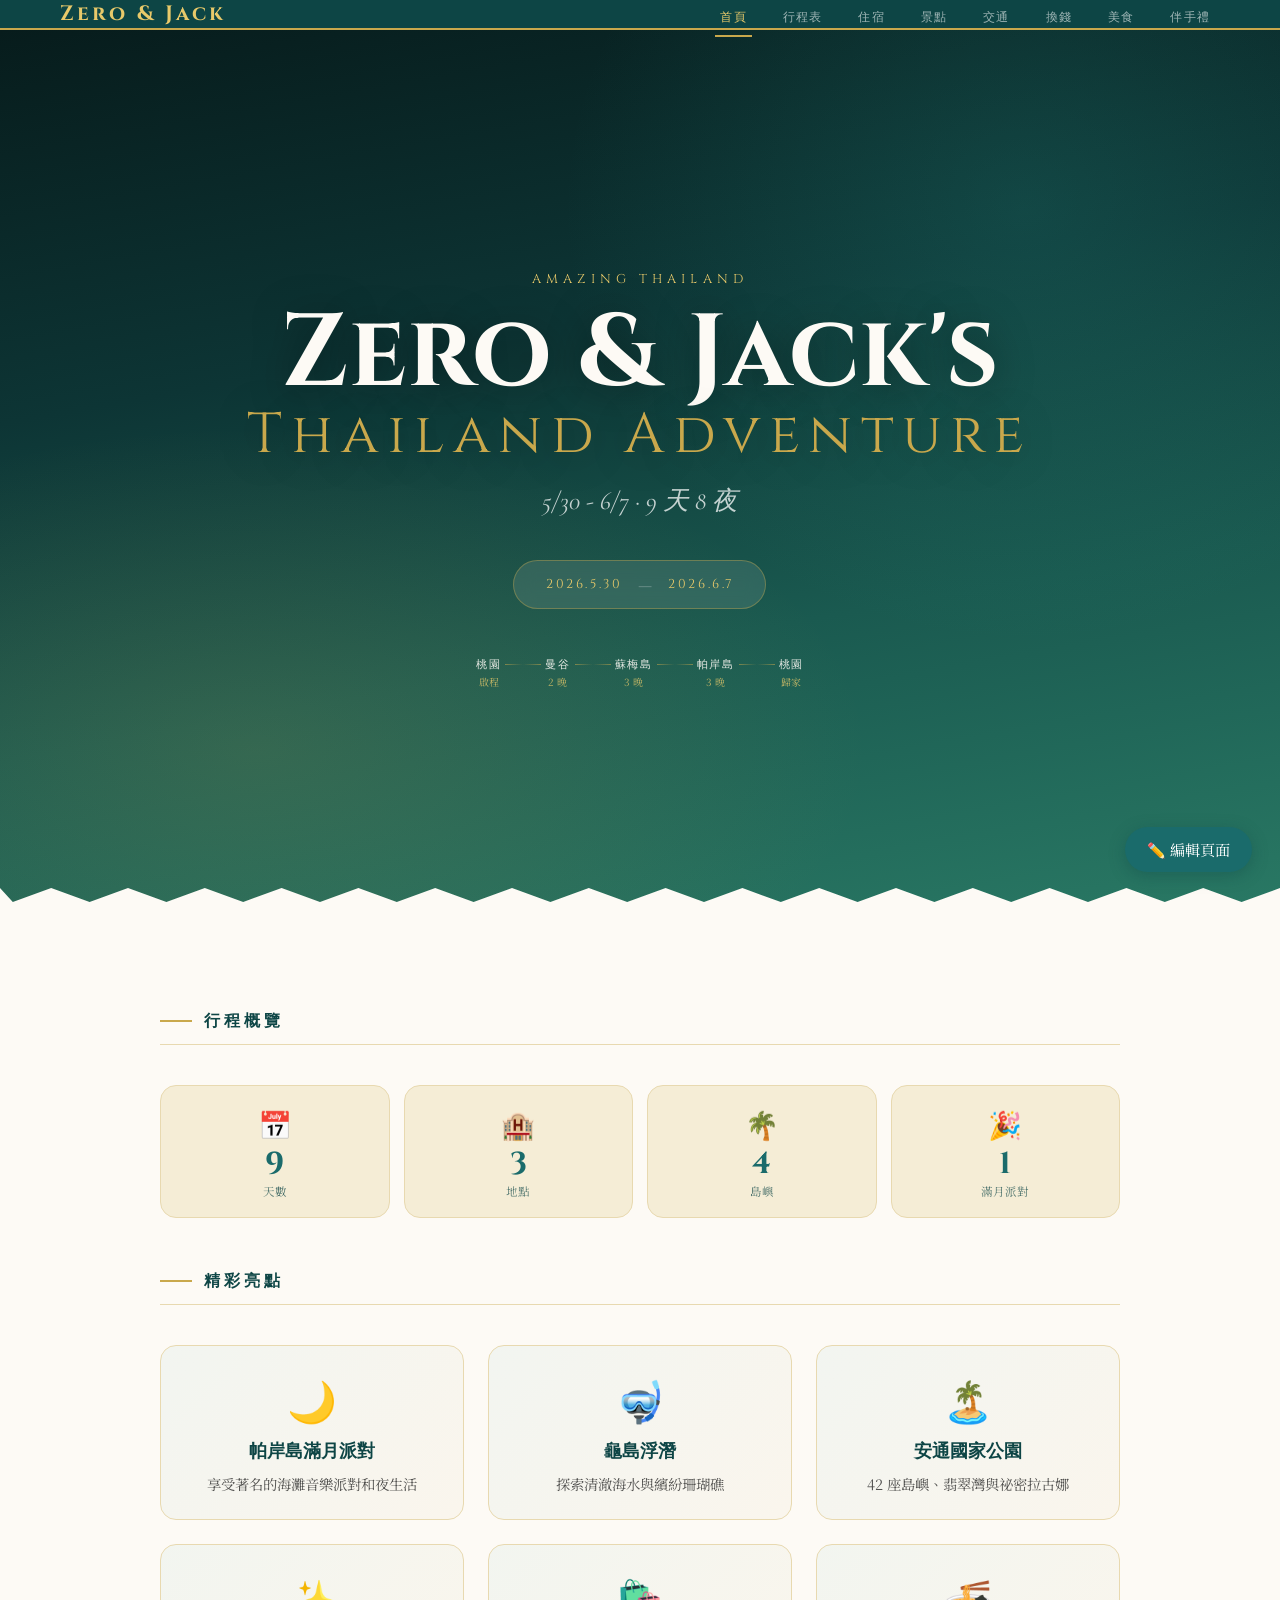
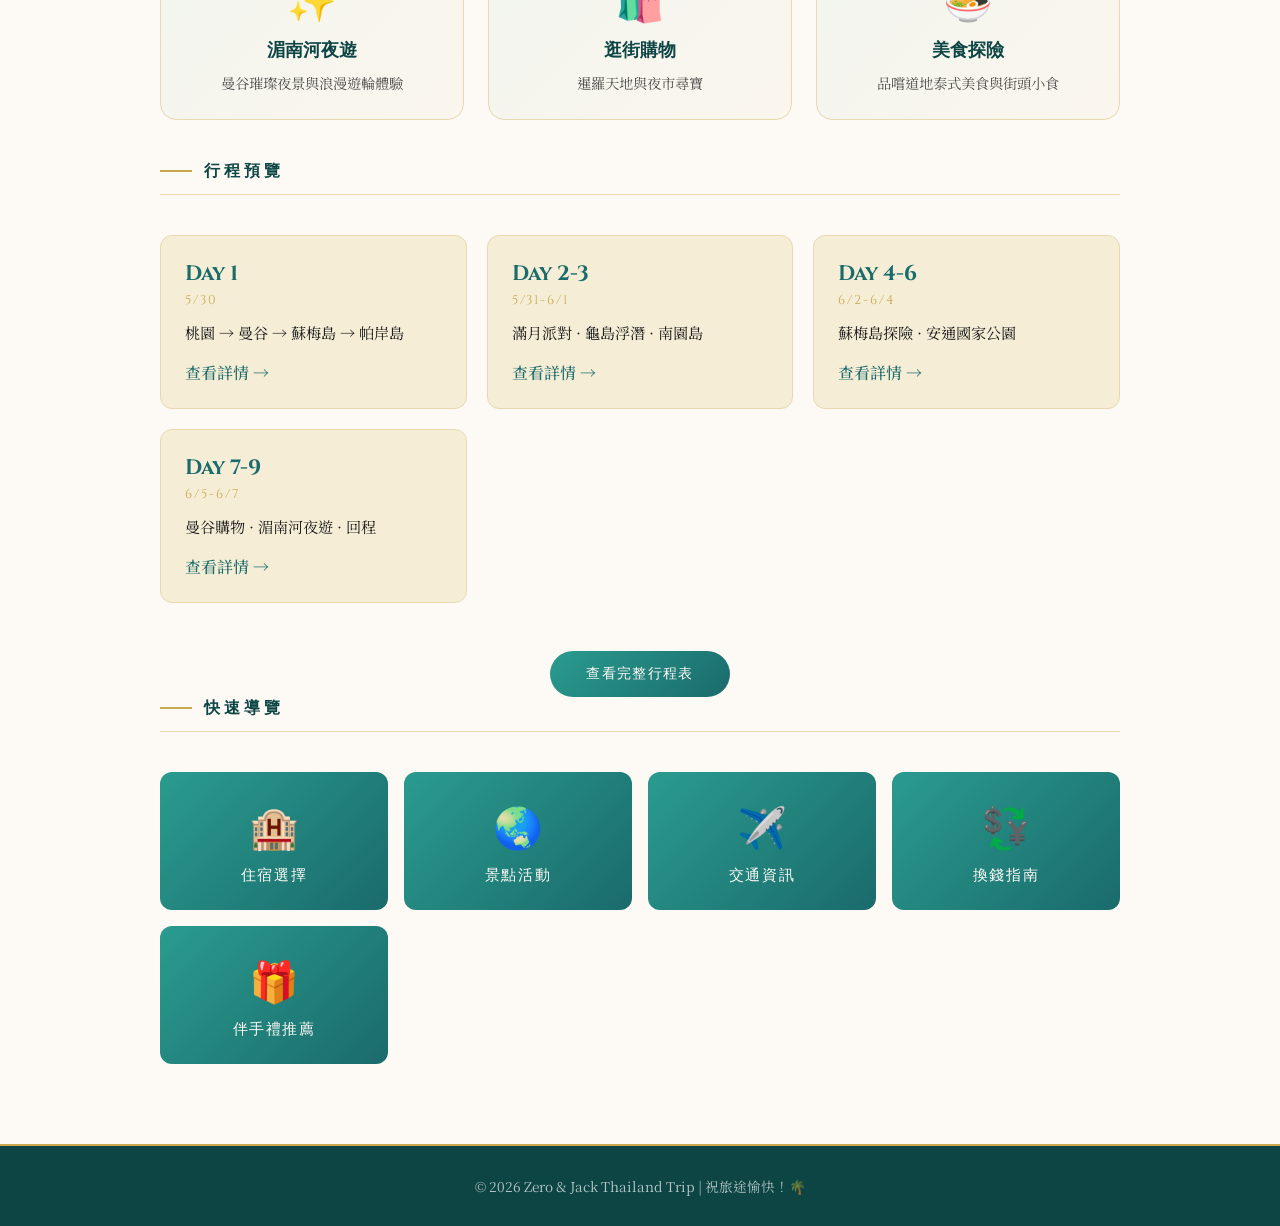
<file: index.html>
<!DOCTYPE html>
<html lang="zh-TW">
<head>
  <meta charset="UTF-8">
  <meta name="viewport" content="width=device-width, initial-scale=1.0">
  <title>Zero & Jack 泰國之旅 2026</title>
  <link href="https://fonts.googleapis.com/css2?family=Cinzel:wght@400;600;700&family=Noto+Serif+TC:wght@300;400;500&family=Cormorant+Garamond:ital,wght@0,300;0,500;1,300&display=swap" rel="stylesheet">
  <link rel="stylesheet" href="css/style.css">
</head>
<body>

<!-- NAV -->
<nav class="navbar">
  <div class="nav-container">
    <div class="nav-logo">Zero & Jack</div>
    <ul class="nav-menu">
      <li><a href="index.html" class="nav-link active">首頁</a></li>
      <li><a href="pages/itinerary.html" class="nav-link">行程表</a></li>
      <li><a href="pages/hotels.html" class="nav-link">住宿</a></li>
      <li><a href="pages/attractions.html" class="nav-link">景點</a></li>
      <li><a href="pages/transport.html" class="nav-link">交通</a></li>
      <li><a href="pages/money-exchange.html" class="nav-link">換錢</a></li>
      <li><a href="pages/food.html" class="nav-link">美食</a></li>
      <li><a href="pages/souvenirs.html" class="nav-link">伴手禮</a></li>
    </ul>
  </div>
</nav>

<!-- HERO -->
<section class="hero">
  <div class="hero-bg"></div>
  <div class="hero-content">
    <p class="eyebrow">AMAZING THAILAND</p>
    <h1 class="hero-title">
      Zero & Jack's<br>
      <span>Thailand Adventure</span>
    </h1>
    <p class="hero-sub">5/30 - 6/7 · 9 天 8 夜</p>
    <div class="hero-dates">
      <span class="dl">2026.5.30</span>
      <span class="sep">—</span>
      <span class="dl">2026.6.7</span>
    </div>
    <div class="route-strip">
      <div class="rnode">
        <span class="city">桃園</span>
        <span class="nights">啟程</span>
      </div>
      <div class="rarrow"></div>
      <div class="rnode">
        <span class="city">曼谷</span>
        <span class="nights">2 晚</span>
      </div>
      <div class="rarrow"></div>
      <div class="rnode">
        <span class="city">蘇梅島</span>
        <span class="nights">3 晚</span>
      </div>
      <div class="rarrow"></div>
      <div class="rnode">
        <span class="city">帕岸島</span>
        <span class="nights">3 晚</span>
      </div>
      <div class="rarrow"></div>
      <div class="rnode">
        <span class="city">桃園</span>
        <span class="nights">歸家</span>
      </div>
    </div>
  </div>
</section>

<!-- OVERVIEW -->
<main class="container">
  <section class="overview">
    <h2 class="sec-title">行程概覽</h2>
    <div class="ov-grid">
      <div class="ov-card">
        <span class="ov-icon">📅</span>
        <div class="ov-num">9</div>
        <div class="ov-label">天數</div>
      </div>
      <div class="ov-card">
        <span class="ov-icon">🏨</span>
        <div class="ov-num">3</div>
        <div class="ov-label">地點</div>
      </div>
      <div class="ov-card">
        <span class="ov-icon">🌴</span>
        <div class="ov-num">4</div>
        <div class="ov-label">島嶼</div>
      </div>
      <div class="ov-card">
        <span class="ov-icon">🎉</span>
        <div class="ov-num">1</div>
        <div class="ov-label">滿月派對</div>
      </div>
    </div>
  </section>

  <!-- HIGHLIGHTS -->
  <section class="highlights">
    <h2 class="sec-title">精彩亮點</h2>
    <div class="highlight-grid">
      <div class="highlight-card">
        <div class="highlight-icon">🌙</div>
        <h3>帕岸島滿月派對</h3>
        <p>享受著名的海灘音樂派對和夜生活</p>
      </div>
      <div class="highlight-card">
        <div class="highlight-icon">🤿</div>
        <h3>龜島浮潛</h3>
        <p>探索清澈海水與繽紛珊瑚礁</p>
      </div>
      <div class="highlight-card">
        <div class="highlight-icon">🏝️</div>
        <h3>安通國家公園</h3>
        <p>42 座島嶼、翡翠灣與祕密拉古娜</p>
      </div>
      <div class="highlight-card">
        <div class="highlight-icon">✨</div>
        <h3>湄南河夜遊</h3>
        <p>曼谷璀璨夜景與浪漫遊輪體驗</p>
      </div>
      <div class="highlight-card">
        <div class="highlight-icon">🛍️</div>
        <h3>逛街購物</h3>
        <p>暹羅天地與夜市尋寶</p>
      </div>
      <div class="highlight-card">
        <div class="highlight-icon">🍜</div>
        <h3>美食探險</h3>
        <p>品嚐道地泰式美食與街頭小食</p>
      </div>
    </div>
  </section>

  <!-- ITINERARY PREVIEW -->
  <section class="itinerary-preview">
    <h2 class="sec-title">行程預覽</h2>
    <div class="preview-cards">
      <div class="prev-card">
        <div class="prev-day">Day 1</div>
        <div class="prev-date">5/30</div>
        <p>桃園 → 曼谷 → 蘇梅島 → 帕岸島</p>
        <a href="pages/itinerary.html#day1" class="prev-link">查看詳情 →</a>
      </div>
      <div class="prev-card">
        <div class="prev-day">Day 2-3</div>
        <div class="prev-date">5/31-6/1</div>
        <p>滿月派對 · 龜島浮潛 · 南園島</p>
        <a href="pages/itinerary.html#day2" class="prev-link">查看詳情 →</a>
      </div>
      <div class="prev-card">
        <div class="prev-day">Day 4-6</div>
        <div class="prev-date">6/2-6/4</div>
        <p>蘇梅島探險 · 安通國家公園</p>
        <a href="pages/itinerary.html#day4" class="prev-link">查看詳情 →</a>
      </div>
      <div class="prev-card">
        <div class="prev-day">Day 7-9</div>
        <div class="prev-date">6/5-6/7</div>
        <p>曼谷購物 · 湄南河夜遊 · 回程</p>
        <a href="pages/itinerary.html#day7" class="prev-link">查看詳情 →</a>
      </div>
    </div>
    <div style="text-align: center; margin-top: 3rem;">
      <a href="pages/itinerary.html" class="btn-primary">查看完整行程表</a>
    </div>
  </section>

  <!-- QUICK LINKS -->
  <section class="quick-links">
    <h2 class="sec-title">快速導覽</h2>
    <div class="links-grid">
      <a href="pages/hotels.html" class="link-box">
        <span class="link-icon">🏨</span>
        <span class="link-text">住宿選擇</span>
      </a>
      <a href="pages/attractions.html" class="link-box">
        <span class="link-icon">🌏</span>
        <span class="link-text">景點活動</span>
      </a>
      <a href="pages/transport.html" class="link-box">
        <span class="link-icon">✈️</span>
        <span class="link-text">交通資訊</span>
      </a>
      <a href="pages/money-exchange.html" class="link-box">
        <span class="link-icon">💱</span>
        <span class="link-text">換錢指南</span>
      </a>
      <a href="pages/souvenirs.html" class="link-box">
        <span class="link-icon">🎁</span>
        <span class="link-text">伴手禮推薦</span>
      </a>
    </div>
  </section>
</main>

<!-- FOOTER -->
<footer class="footer">
  <p>&copy; 2026 Zero & Jack Thailand Trip | 祝旅途愉快！🌴</p>
</footer>

<script src="js/script.js"></script>
</body>
</html>
</file>
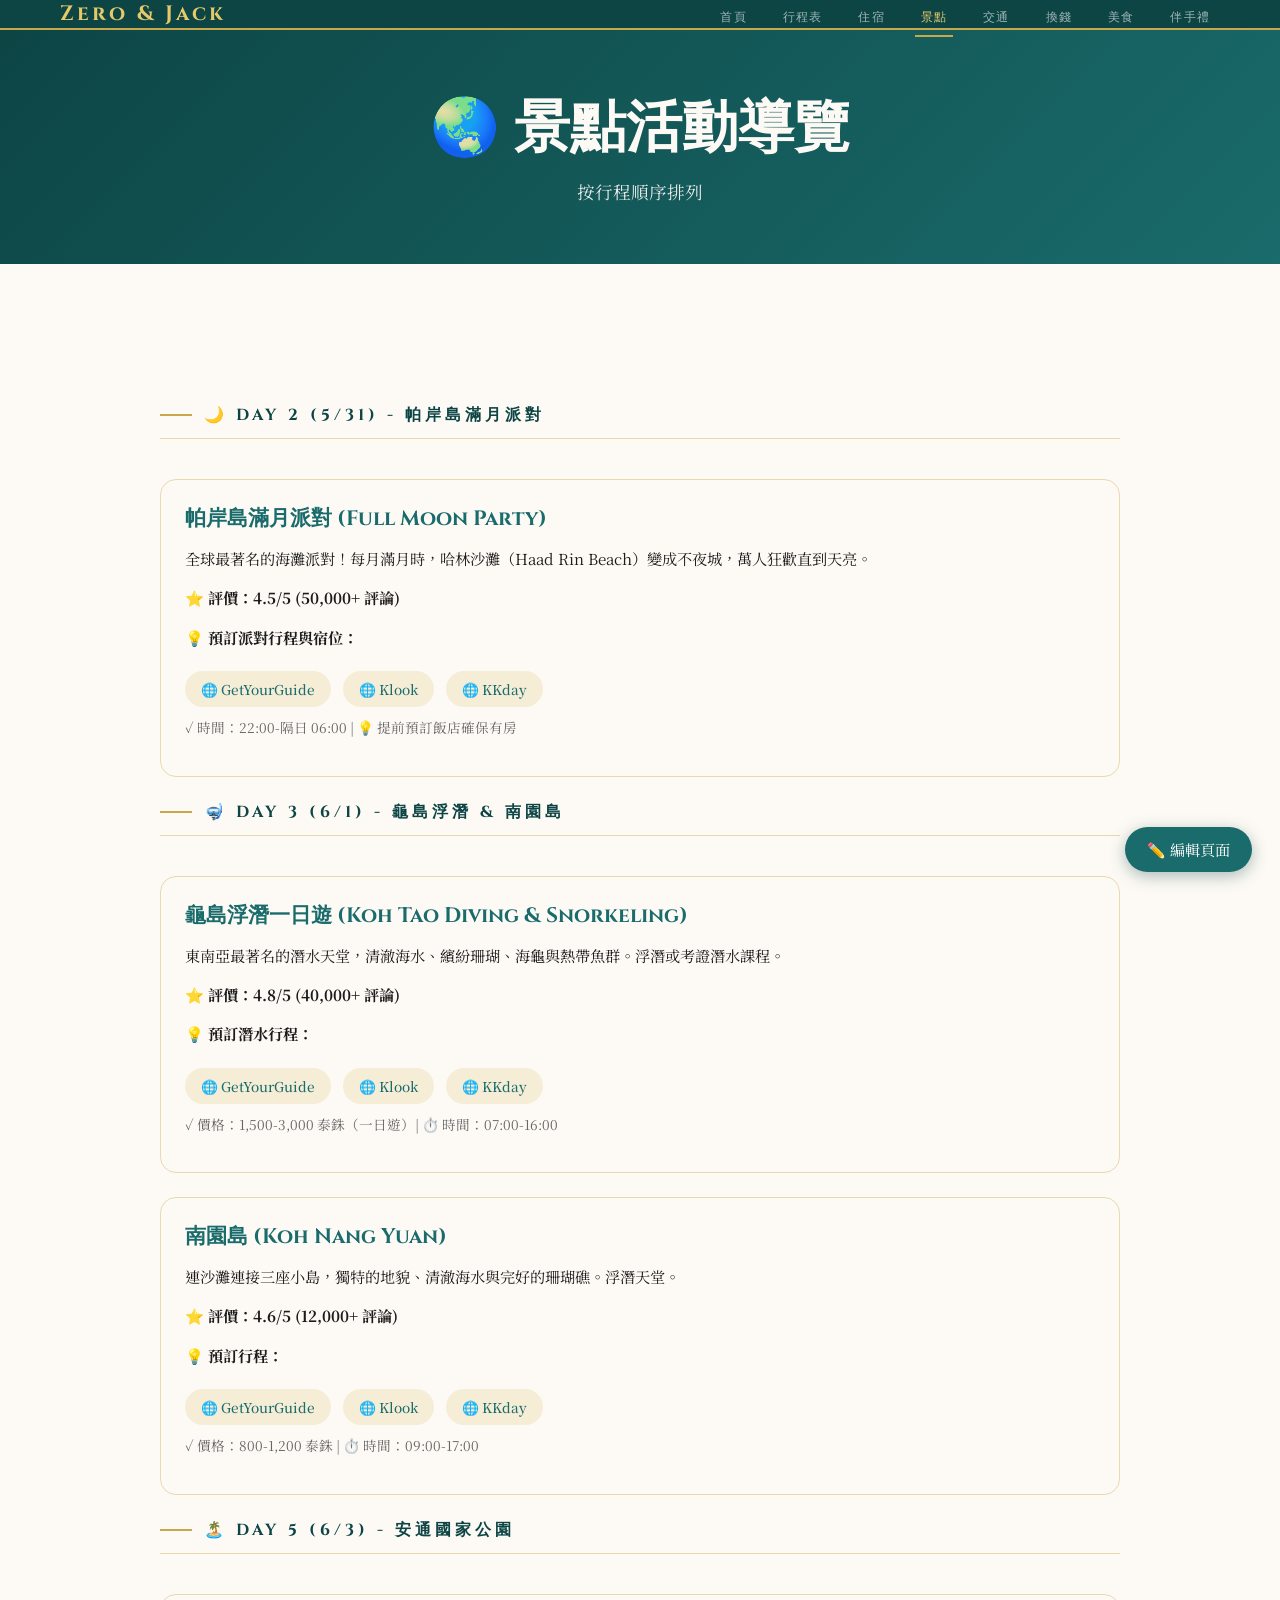
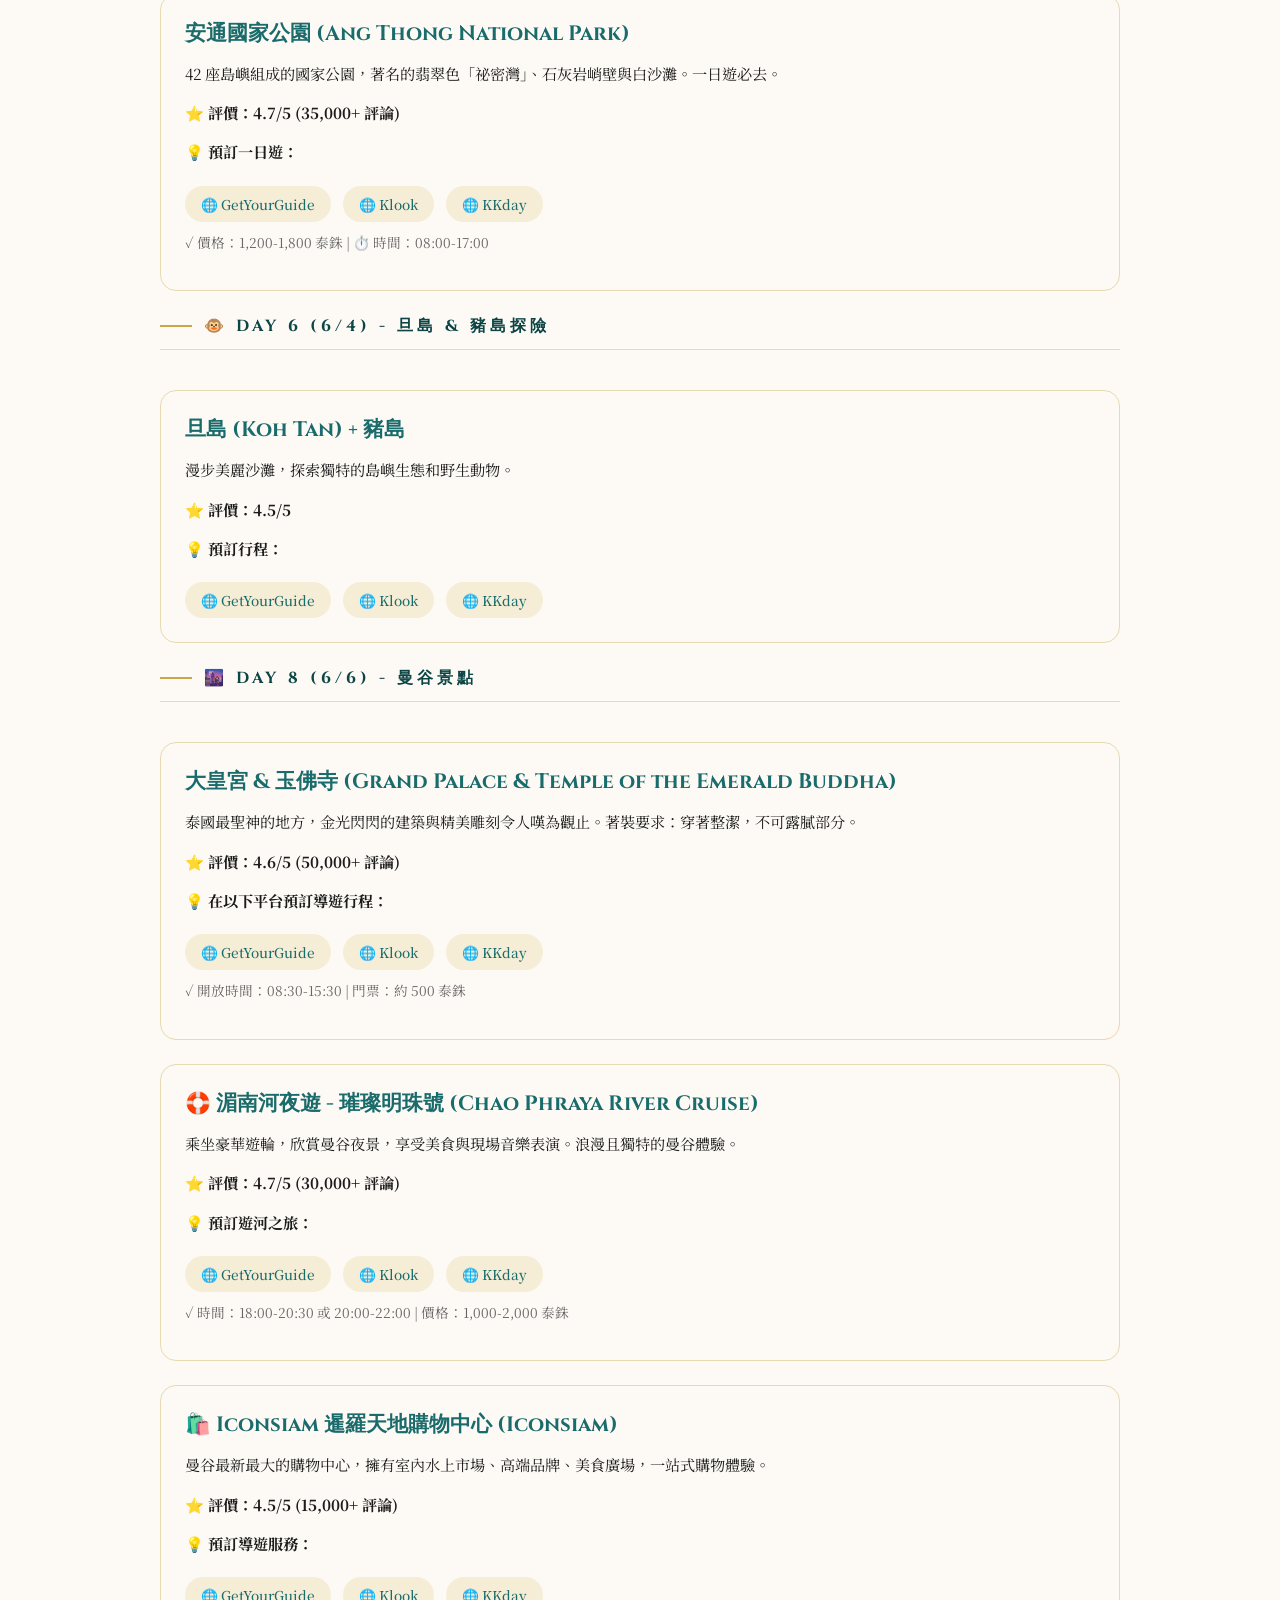
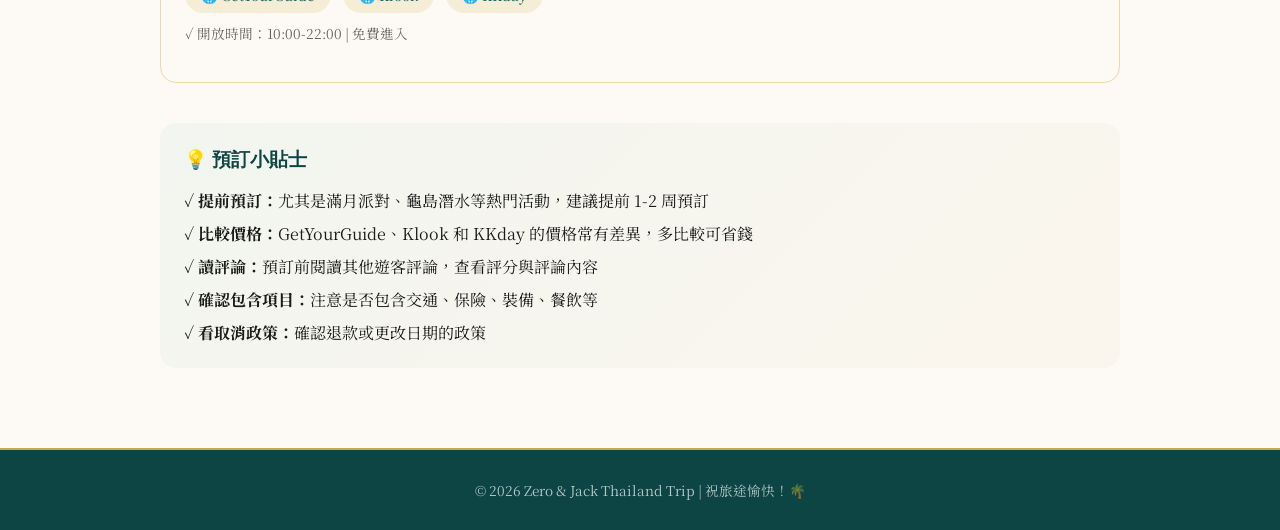
<file: pages/attractions.html>
<!DOCTYPE html>
<html lang="zh-TW">
<head>
  <meta charset="UTF-8">
  <meta name="viewport" content="width=device-width, initial-scale=1.0">
  <title>景點活動 - Zero & Jack 泰國之旅</title>
  <link href="https://fonts.googleapis.com/css2?family=Cinzel:wght@400;600;700&family=Noto+Serif+TC:wght@300;400;500&family=Cormorant+Garamond:ital,wght@0,300;0,500;1,300&display=swap" rel="stylesheet">
  <link rel="stylesheet" href="../css/style.css">
</head>
<body>

<!-- NAV -->
<nav class="navbar">
  <div class="nav-container">
    <div class="nav-logo">Zero & Jack</div>
    <ul class="nav-menu">
      <li><a href="../index.html" class="nav-link">首頁</a></li>
      <li><a href="itinerary.html" class="nav-link">行程表</a></li>
      <li><a href="hotels.html" class="nav-link">住宿</a></li>
      <li><a href="attractions.html" class="nav-link active">景點</a></li>
      <li><a href="transport.html" class="nav-link">交通</a></li>
      <li><a href="money-exchange.html" class="nav-link">換錢</a></li>
      <li><a href="food.html" class="nav-link">美食</a></li>
      <li><a href="souvenirs.html" class="nav-link">伴手禮</a></li>
    </ul>
  </div>
</nav>

<!-- PAGE HEADER -->
<div class="page-header">
  <h1>🌏 景點活動導覽</h1>
  <p>按行程順序排列</p>
</div>

<!-- CONTENT -->
<main class="container">

  <!-- DAY 2: FULL MOON PARTY -->
  <h2 class="sec-title">🌙 Day 2 (5/31) - 帕岸島滿月派對</h2>

  <div class="card">
    <h3>帕岸島滿月派對 (Full Moon Party)</h3>
    <p>全球最著名的海灘派對！每月滿月時，哈林沙灘（Haad Rin Beach）變成不夜城，萬人狂歡直到天亮。</p>
    <p><strong>⭐ 評價：4.5/5 (50,000+ 評論)</strong></p>
    <p><strong>💡 預訂派對行程與宿位：</strong></p>
    <a href="https://www.getyourguide.com/s/?q=Full%20Moon%20Party%20Phangan" target="_blank" class="external-link">🌐 GetYourGuide</a>
    <a href="https://www.klook.com/search?query=full%20moon%20party" target="_blank" class="external-link">🌐 Klook</a>
    <a href="https://www.kkday.com/zh_tw/search?keyword=Full%20Moon%20Party" target="_blank" class="external-link">🌐 KKday</a>
    <p style="font-size: 0.85rem; color: #666; margin-top: 8px;">✓ 時間：22:00-隔日 06:00 | 💡 提前預訂飯店確保有房</p>
  </div>

  <!-- DAY 3: SNORKELING -->
  <h2 class="sec-title">🤿 Day 3 (6/1) - 龜島浮潛 & 南園島</h2>

  <div class="card">
    <h3>龜島浮潛一日遊 (Koh Tao Diving & Snorkeling)</h3>
    <p>東南亞最著名的潛水天堂，清澈海水、繽紛珊瑚、海龜與熱帶魚群。浮潛或考證潛水課程。</p>
    <p><strong>⭐ 評價：4.8/5 (40,000+ 評論)</strong></p>
    <p><strong>💡 預訂潛水行程：</strong></p>
    <a href="https://www.getyourguide.com/s/?q=Koh%20Tao%20snorkeling%20diving" target="_blank" class="external-link">🌐 GetYourGuide</a>
    <a href="https://www.klook.com/search?query=koh%20tao%20snorkeling" target="_blank" class="external-link">🌐 Klook</a>
    <a href="https://www.kkday.com/zh_tw/search?keyword=Koh%20Tao%20diving" target="_blank" class="external-link">🌐 KKday</a>
    <p style="font-size: 0.85rem; color: #666; margin-top: 8px;">✓ 價格：1,500-3,000 泰銖（一日遊）| ⏱️ 時間：07:00-16:00</p>
  </div>

  <div class="card">
    <h3>南園島 (Koh Nang Yuan)</h3>
    <p>連沙灘連接三座小島，獨特的地貌、清澈海水與完好的珊瑚礁。浮潛天堂。</p>
    <p><strong>⭐ 評價：4.6/5 (12,000+ 評論)</strong></p>
    <p><strong>💡 預訂行程：</strong></p>
    <a href="https://www.getyourguide.com/s/?q=Koh%20Nang%20Yuan" target="_blank" class="external-link">🌐 GetYourGuide</a>
    <a href="https://www.klook.com/search?query=koh%20nang%20yuan" target="_blank" class="external-link">🌐 Klook</a>
    <a href="https://www.kkday.com/zh_tw/search?keyword=Koh%20Nang%20Yuan" target="_blank" class="external-link">🌐 KKday</a>
    <p style="font-size: 0.85rem; color: #666; margin-top: 8px;">✓ 價格：800-1,200 泰銖 | ⏱️ 時間：09:00-17:00</p>
  </div>

  <!-- DAY 5: ANG THONG NATIONAL PARK -->
  <h2 class="sec-title">🏝️ Day 5 (6/3) - 安通國家公園</h2>

  <div class="card">
    <h3>安通國家公園 (Ang Thong National Park)</h3>
    <p>42 座島嶼組成的國家公園，著名的翡翠色「祕密灣」、石灰岩峭壁與白沙灘。一日遊必去。</p>
    <p><strong>⭐ 評價：4.7/5 (35,000+ 評論)</strong></p>
    <p><strong>💡 預訂一日遊：</strong></p>
    <a href="https://www.getyourguide.com/s/?q=Ang%20Thong%20National%20Park" target="_blank" class="external-link">🌐 GetYourGuide</a>
    <a href="https://www.klook.com/search?query=ang%20thong%20national%20park" target="_blank" class="external-link">🌐 Klook</a>
    <a href="https://www.kkday.com/zh_tw/search?keyword=Ang%20Thong%20Park" target="_blank" class="external-link">🌐 KKday</a>
    <p style="font-size: 0.85rem; color: #666; margin-top: 8px;">✓ 價格：1,200-1,800 泰銖 | ⏱️ 時間：08:00-17:00</p>
  </div>

  <!-- DAY 6: KOH TAN & KOH PIG -->
  <h2 class="sec-title">🐵 Day 6 (6/4) - 旦島 & 豬島探險</h2>

  <div class="card">
    <h3>旦島 (Koh Tan) + 豬島</h3>
    <p>漫步美麗沙灘，探索獨特的島嶼生態和野生動物。</p>
    <p><strong>⭐ 評價：4.5/5</strong></p>
    <p><strong>💡 預訂行程：</strong></p>
    <a href="https://www.getyourguide.com/s/?q=Koh%20Tan%20Samui" target="_blank" class="external-link">🌐 GetYourGuide</a>
    <a href="https://www.klook.com/search?query=koh%20tan%20tour" target="_blank" class="external-link">🌐 Klook</a>
    <a href="https://www.kkday.com/zh_tw/search?keyword=Koh%20Tan" target="_blank" class="external-link">🌐 KKday</a>
  </div>

  <!-- DAY 8: BANGKOK -->
  <h2 class="sec-title">🌆 Day 8 (6/6) - 曼谷景點</h2>

  <div class="card">
    <h3>大皇宮 & 玉佛寺 (Grand Palace & Temple of the Emerald Buddha)</h3>
    <p>泰國最聖神的地方，金光閃閃的建築與精美雕刻令人嘆為觀止。著裝要求：穿著整潔，不可露膩部分。</p>
    <p><strong>⭐ 評價：4.6/5 (50,000+ 評論)</strong></p>
    <p><strong>💡 在以下平台預訂導遊行程：</strong></p>
    <a href="https://www.getyourguide.com/s/?q=Grand%20Palace%20Bangkok" target="_blank" class="external-link">🌐 GetYourGuide</a>
    <a href="https://www.klook.com/search?query=Grand%20Palace%20Bangkok" target="_blank" class="external-link">🌐 Klook</a>
    <a href="https://www.kkday.com/zh_tw/search?keyword=Grand%20Palace%20Bangkok" target="_blank" class="external-link">🌐 KKday</a>
    <p style="font-size: 0.85rem; color: #666; margin-top: 8px;">✓ 開放時間：08:30-15:30 | 門票：約 500 泰銖</p>
  </div>

  <div class="card">
    <h3>🛟 湄南河夜遊 - 璀璨明珠號 (Chao Phraya River Cruise)</h3>
    <p>乘坐豪華遊輪，欣賞曼谷夜景，享受美食與現場音樂表演。浪漫且獨特的曼谷體驗。</p>
    <p><strong>⭐ 評價：4.7/5 (30,000+ 評論)</strong></p>
    <p><strong>💡 預訂遊河之旅：</strong></p>
    <a href="https://www.getyourguide.com/s/?q=Chao%20Phraya%20river%20cruise%20Bangkok" target="_blank" class="external-link">🌐 GetYourGuide</a>
    <a href="https://www.klook.com/search?query=chao%20phraya%20river%20cruise" target="_blank" class="external-link">🌐 Klook</a>
    <a href="https://www.kkday.com/zh_tw/search?keyword=Chao%20Phraya%20cruise" target="_blank" class="external-link">🌐 KKday</a>
    <p style="font-size: 0.85rem; color: #666; margin-top: 8px;">✓ 時間：18:00-20:30 或 20:00-22:00 | 價格：1,000-2,000 泰銖</p>
  </div>

  <div class="card">
    <h3>🛍️ Iconsiam 暹羅天地購物中心 (Iconsiam)</h3>
    <p>曼谷最新最大的購物中心，擁有室內水上市場、高端品牌、美食廣場，一站式購物體驗。</p>
    <p><strong>⭐ 評價：4.5/5 (15,000+ 評論)</strong></p>
    <p><strong>💡 預訂導遊服務：</strong></p>
    <a href="https://www.getyourguide.com/s/?q=Iconsiam%20Bangkok" target="_blank" class="external-link">🌐 GetYourGuide</a>
    <a href="https://www.klook.com/search?query=Iconsiam" target="_blank" class="external-link">🌐 Klook</a>
    <a href="https://www.kkday.com/zh_tw/search?keyword=Iconsiam" target="_blank" class="external-link">🌐 KKday</a>
    <p style="font-size: 0.85rem; color: #666; margin-top: 8px;">✓ 開放時間：10:00-22:00 | 免費進入</p>
  </div>

  <!-- TIPS -->
  <section style="background: linear-gradient(135deg, rgba(42, 155, 143, 0.05) 0%, rgba(201, 168, 76, 0.05) 100%); border-radius: 16px; padding: 24px; margin-top: 40px;">
    <h3 style="font-family: 'Cinzel', serif; color: #0D4545; margin-bottom: 16px;">💡 預訂小貼士</h3>
    <ul style="list-style: none; padding-left: 0;">
      <li style="margin-bottom: 10px;">✓ <strong>提前預訂：</strong>尤其是滿月派對、龜島潛水等熱門活動，建議提前 1-2 周預訂</li>
      <li style="margin-bottom: 10px;">✓ <strong>比較價格：</strong>GetYourGuide、Klook 和 KKday 的價格常有差異，多比較可省錢</li>
      <li style="margin-bottom: 10px;">✓ <strong>讀評論：</strong>預訂前閱讀其他遊客評論，查看評分與評論內容</li>
      <li style="margin-bottom: 10px;">✓ <strong>確認包含項目：</strong>注意是否包含交通、保險、裝備、餐飲等</li>
      <li style="margin-bottom: 0;">✓ <strong>看取消政策：</strong>確認退款或更改日期的政策</li>
    </ul>
  </section>

</main>

<!-- FOOTER -->
<footer class="footer">
  <p>&copy; 2026 Zero & Jack Thailand Trip | 祝旅途愉快！🌴</p>
</footer>

<script src="../js/script.js"></script>
</body>
</html>
</file>
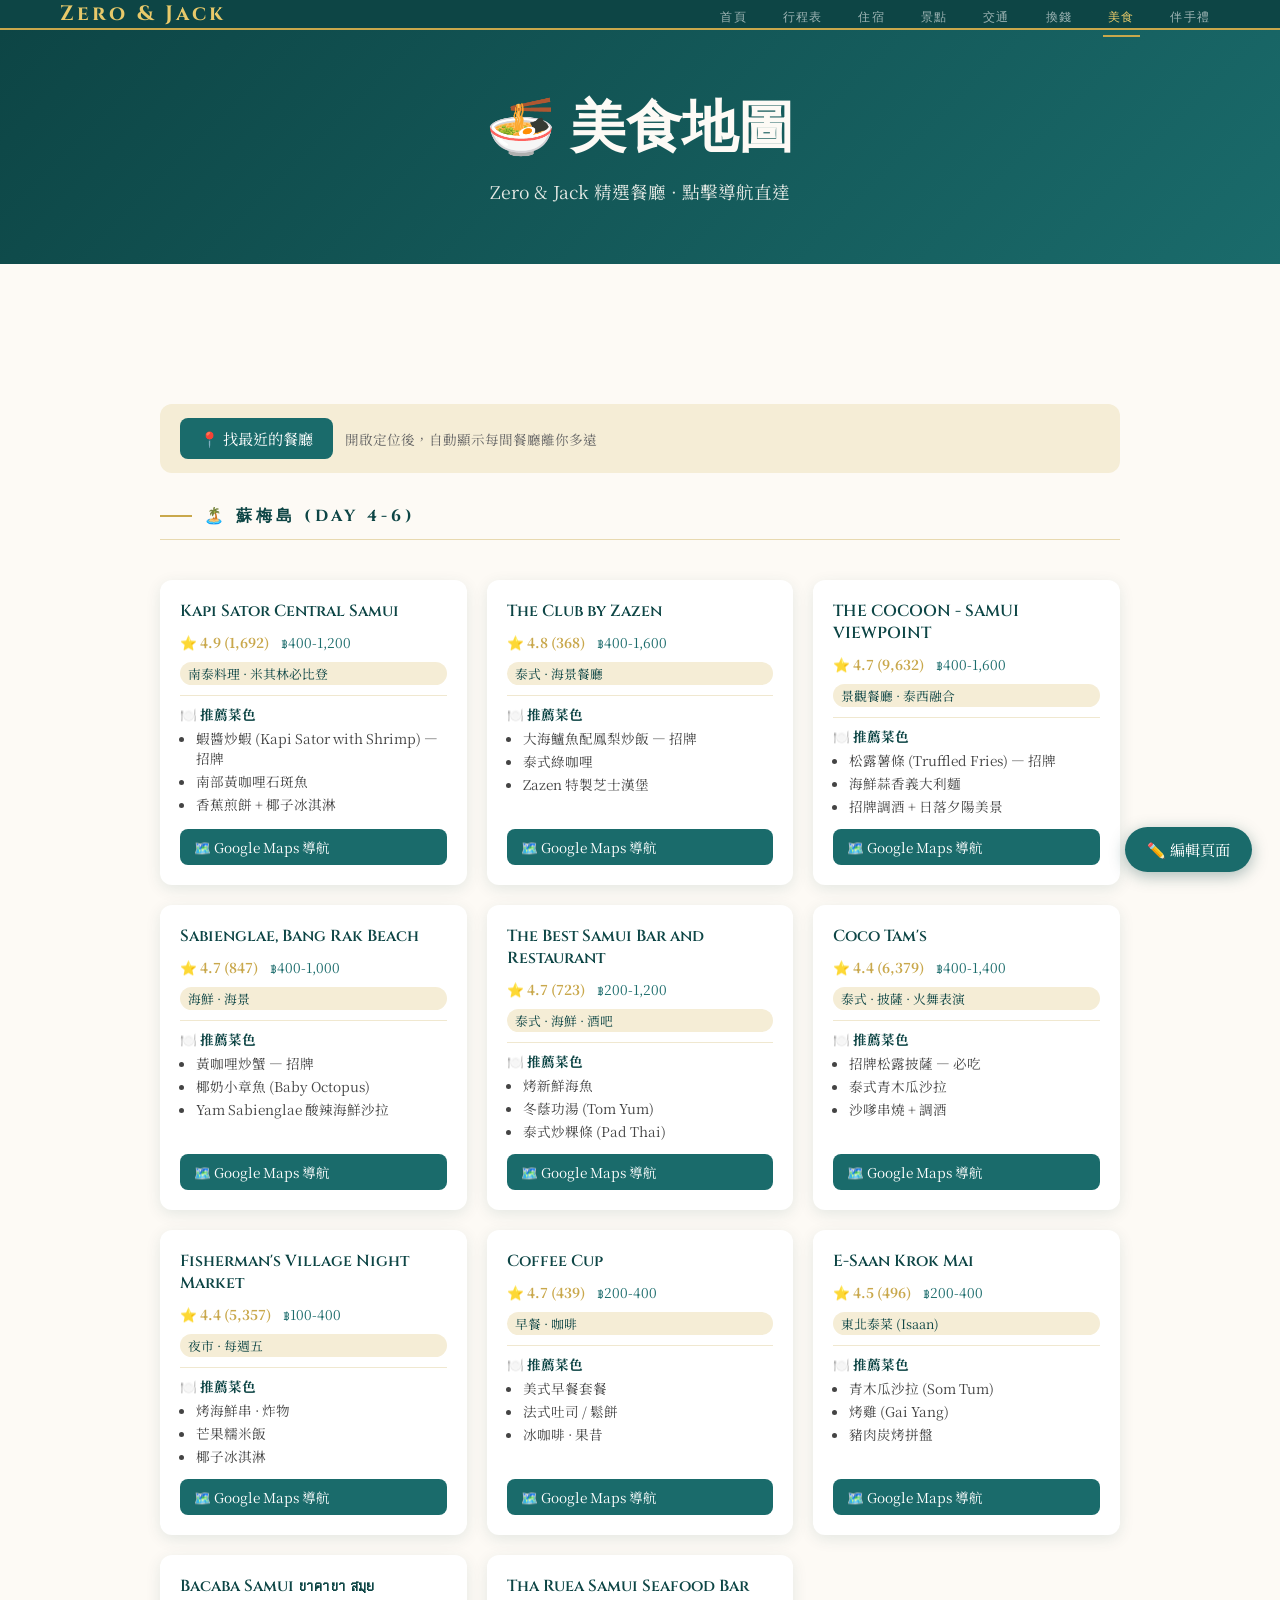
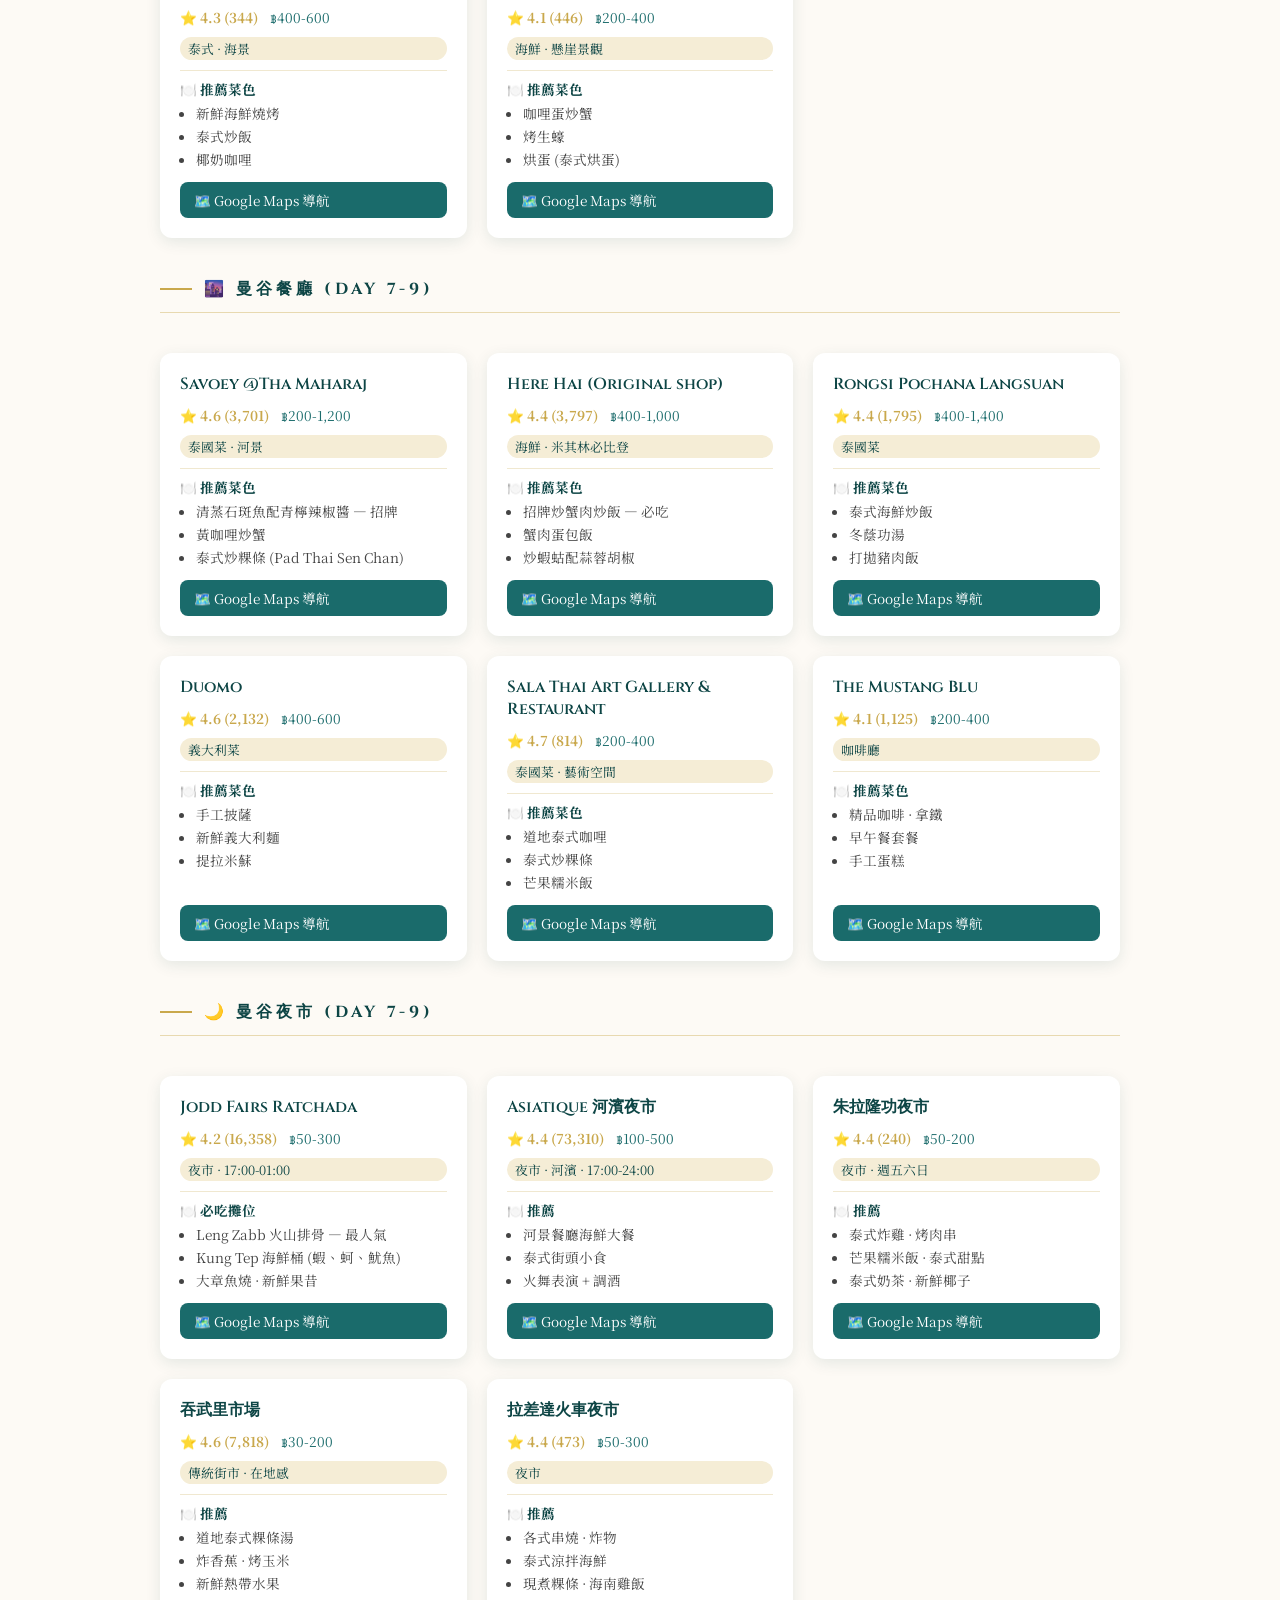
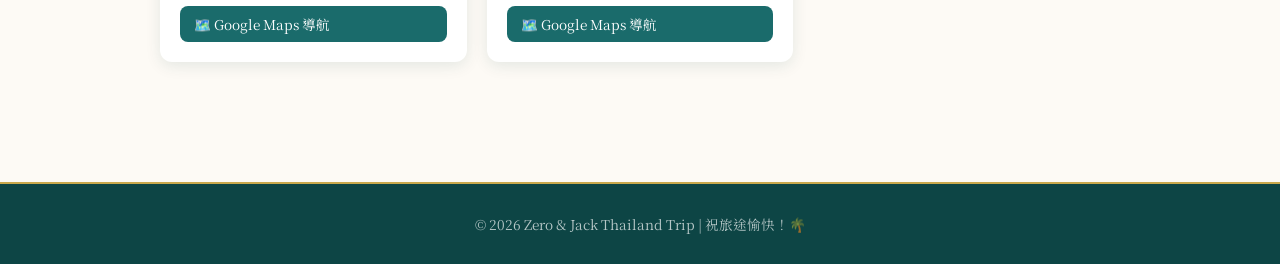
<file: pages/food.html>
<!DOCTYPE html>
<html lang="zh-TW">
<head>
  <meta charset="UTF-8">
  <meta name="viewport" content="width=device-width, initial-scale=1.0">
  <title>美食地圖 - Zero & Jack 泰國之旅</title>
  <link href="https://fonts.googleapis.com/css2?family=Cinzel:wght@400;600;700&family=Noto+Serif+TC:wght@300;400;500&family=Cormorant+Garamond:ital,wght@0,300;0,500;1,300&display=swap" rel="stylesheet">
  <link rel="stylesheet" href="../css/style.css">
  <style>
    .food-grid { display: grid; grid-template-columns: repeat(auto-fill, minmax(300px, 1fr)); gap: 20px; margin-bottom: 40px; }
    .food-card { background: white; border-radius: 12px; padding: 20px; box-shadow: 0 4px 15px rgba(13,69,69,0.1); display: flex; flex-direction: column; gap: 10px; transition: transform 0.2s; }
    .food-name { font-family: 'Cinzel', serif; font-size: 1rem; color: #0D4545; font-weight: 600; }
    .food-meta { font-size: 0.85rem; color: #666; display: flex; gap: 12px; flex-wrap: wrap; align-items: center; }
    .food-rating { color: #C9A84C; font-weight: bold; }
    .food-price { color: #1A6B6B; }
    .food-type { background: #F5EDD6; padding: 2px 8px; border-radius: 20px; font-size: 0.8rem; color: #0D4545; display: inline-block; }
    .food-dishes { font-size: 0.85rem; color: #444; border-top: 1px solid #F0E8D0; padding-top: 8px; }
    .food-dishes strong { color: #0D4545; display: block; margin-bottom: 4px; }
    .food-dishes ul { margin: 0; padding-left: 16px; }
    .food-dishes li { margin-bottom: 3px; }
    .map-btn { display: inline-flex; align-items: center; gap: 6px; background: #1A6B6B; color: white; padding: 8px 14px; border-radius: 8px; font-size: 0.85rem; text-decoration: none; margin-top: auto; transition: background 0.2s; }
    .map-btn:hover { background: #0D4545; }

    /* Nearby feature */
    #nearby-bar {
      display: flex; align-items: center; gap: 12px; flex-wrap: wrap;
      background: #F5EDD6; border-radius: 12px; padding: 14px 20px; margin-bottom: 32px;
    }
    #nearby-btn {
      background: #1A6B6B; color: white; border: none; border-radius: 8px;
      padding: 10px 20px; font-size: 0.95rem; cursor: pointer;
      font-family: 'Noto Serif TC', serif; display: flex; align-items: center; gap: 6px;
    }
    #nearby-btn:hover { background: #0D4545; }
    #nearby-btn:disabled { background: #aaa; cursor: default; }
    #nearby-status { font-size: 0.85rem; color: #666; }
    #sort-bar { display: none; margin-bottom: 12px; }
    #sort-toggle {
      background: none; border: 1px solid #1A6B6B; color: #1A6B6B;
      border-radius: 6px; padding: 4px 12px; font-size: 0.85rem; cursor: pointer;
      font-family: 'Noto Serif TC', serif;
    }
    #sort-toggle:hover { background: #1A6B6B; color: white; }
    .dist-badge {
      display: inline-block; background: #1A6B6B; color: white;
      font-size: 0.75rem; padding: 2px 8px; border-radius: 20px; font-weight: bold;
    }
    .food-card.nearest { outline: 2px solid #C9A84C; }
  </style>
</head>
<body>

<nav class="navbar">
  <div class="nav-container">
    <div class="nav-logo">Zero & Jack</div>
    <ul class="nav-menu">
      <li><a href="../index.html" class="nav-link">首頁</a></li>
      <li><a href="itinerary.html" class="nav-link">行程表</a></li>
      <li><a href="hotels.html" class="nav-link">住宿</a></li>
      <li><a href="attractions.html" class="nav-link">景點</a></li>
      <li><a href="transport.html" class="nav-link">交通</a></li>
      <li><a href="money-exchange.html" class="nav-link">換錢</a></li>
      <li><a href="food.html" class="nav-link active">美食</a></li>
      <li><a href="souvenirs.html" class="nav-link">伴手禮</a></li>
    </ul>
  </div>
</nav>

<div class="page-header">
  <h1>🍜 美食地圖</h1>
  <p>Zero & Jack 精選餐廳 · 點擊導航直達</p>
</div>

<main class="container">

  <div id="nearby-bar">
    <button id="nearby-btn" onclick="findNearby()">📍 找最近的餐廳</button>
    <span id="nearby-status">開啟定位後，自動顯示每間餐廳離你多遠</span>
  </div>

  <!-- 蘇梅島 -->
  <h2 class="sec-title">🏝️ 蘇梅島 (Day 4-6)</h2>
  <div class="food-grid" id="grid-samui">

    <div class="food-card" data-lat="9.5317" data-lng="100.0628">
      <div class="food-name">Kapi Sator Central Samui</div>
      <div class="food-meta">
        <span class="food-rating">⭐ 4.9 (1,692)</span>
        <span class="food-price">฿400-1,200</span>
      </div>
      <span class="food-type">南泰料理 · 米其林必比登</span>
      <div class="food-dishes">
        <strong>🍽️ 推薦菜色</strong>
        <ul>
          <li>蝦醬炒蝦 (Kapi Sator with Shrimp) — 招牌</li>
          <li>南部黃咖哩石斑魚</li>
          <li>香蕉煎餅 + 椰子冰淇淋</li>
        </ul>
      </div>
      <a href="https://www.google.com/maps/search/Kapi+Sator+Central+Samui" target="_blank" class="map-btn">🗺️ Google Maps 導航</a>
    </div>

    <div class="food-card" data-lat="9.5598" data-lng="100.0188">
      <div class="food-name">The Club by Zazen</div>
      <div class="food-meta">
        <span class="food-rating">⭐ 4.8 (368)</span>
        <span class="food-price">฿400-1,600</span>
      </div>
      <span class="food-type">泰式 · 海景餐廳</span>
      <div class="food-dishes">
        <strong>🍽️ 推薦菜色</strong>
        <ul>
          <li>大海鱸魚配鳳梨炒飯 — 招牌</li>
          <li>泰式綠咖哩</li>
          <li>Zazen 特製芝士漢堡</li>
        </ul>
      </div>
      <a href="https://www.google.com/maps/search/The+Club+by+Zazen+Koh+Samui" target="_blank" class="map-btn">🗺️ Google Maps 導航</a>
    </div>

    <div class="food-card" data-lat="9.5053" data-lng="100.0497">
      <div class="food-name">THE COCOON - SAMUI VIEWPOINT</div>
      <div class="food-meta">
        <span class="food-rating">⭐ 4.7 (9,632)</span>
        <span class="food-price">฿400-1,600</span>
      </div>
      <span class="food-type">景觀餐廳 · 泰西融合</span>
      <div class="food-dishes">
        <strong>🍽️ 推薦菜色</strong>
        <ul>
          <li>松露薯條 (Truffled Fries) — 招牌</li>
          <li>海鮮蒜香義大利麵</li>
          <li>招牌調酒 + 日落夕陽美景</li>
        </ul>
      </div>
      <a href="https://www.google.com/maps/search/THE+COCOON+SAMUI+VIEWPOINT" target="_blank" class="map-btn">🗺️ Google Maps 導航</a>
    </div>

    <div class="food-card" data-lat="9.5614" data-lng="100.0239">
      <div class="food-name">Sabienglae, Bang Rak Beach</div>
      <div class="food-meta">
        <span class="food-rating">⭐ 4.7 (847)</span>
        <span class="food-price">฿400-1,000</span>
      </div>
      <span class="food-type">海鮮 · 海景</span>
      <div class="food-dishes">
        <strong>🍽️ 推薦菜色</strong>
        <ul>
          <li>黃咖哩炒蟹 — 招牌</li>
          <li>椰奶小章魚 (Baby Octopus)</li>
          <li>Yam Sabienglae 酸辣海鮮沙拉</li>
        </ul>
      </div>
      <a href="https://www.google.com/maps/search/Sabienglae+Bang+Rak+Beach+Samui" target="_blank" class="map-btn">🗺️ Google Maps 導航</a>
    </div>

    <div class="food-card" data-lat="9.4619" data-lng="100.0614">
      <div class="food-name">The Best Samui Bar and Restaurant</div>
      <div class="food-meta">
        <span class="food-rating">⭐ 4.7 (723)</span>
        <span class="food-price">฿200-1,200</span>
      </div>
      <span class="food-type">泰式 · 海鮮 · 酒吧</span>
      <div class="food-dishes">
        <strong>🍽️ 推薦菜色</strong>
        <ul>
          <li>烤新鮮海魚</li>
          <li>冬蔭功湯 (Tom Yum)</li>
          <li>泰式炒粿條 (Pad Thai)</li>
        </ul>
      </div>
      <a href="https://www.google.com/maps/search/The+Best+Samui+Bar+and+Restaurant" target="_blank" class="map-btn">🗺️ Google Maps 導航</a>
    </div>

    <div class="food-card" data-lat="9.5551" data-lng="100.0083">
      <div class="food-name">Coco Tam's</div>
      <div class="food-meta">
        <span class="food-rating">⭐ 4.4 (6,379)</span>
        <span class="food-price">฿400-1,400</span>
      </div>
      <span class="food-type">泰式 · 披薩 · 火舞表演</span>
      <div class="food-dishes">
        <strong>🍽️ 推薦菜色</strong>
        <ul>
          <li>招牌松露披薩 — 必吃</li>
          <li>泰式青木瓜沙拉</li>
          <li>沙嗲串燒 + 調酒</li>
        </ul>
      </div>
      <a href="https://www.google.com/maps/search/Coco+Tam's+Koh+Samui" target="_blank" class="map-btn">🗺️ Google Maps 導航</a>
    </div>

    <div class="food-card" data-lat="9.5531" data-lng="100.0061">
      <div class="food-name">Fisherman's Village Night Market</div>
      <div class="food-meta">
        <span class="food-rating">⭐ 4.4 (5,357)</span>
        <span class="food-price">฿100-400</span>
      </div>
      <span class="food-type">夜市 · 每週五</span>
      <div class="food-dishes">
        <strong>🍽️ 推薦菜色</strong>
        <ul>
          <li>烤海鮮串 · 炸物</li>
          <li>芒果糯米飯</li>
          <li>椰子冰淇淋</li>
        </ul>
      </div>
      <a href="https://www.google.com/maps/search/Fisherman's+Village+Night+Market+Samui" target="_blank" class="map-btn">🗺️ Google Maps 導航</a>
    </div>

    <div class="food-card" data-lat="9.5302" data-lng="100.0591">
      <div class="food-name">Coffee Cup</div>
      <div class="food-meta">
        <span class="food-rating">⭐ 4.7 (439)</span>
        <span class="food-price">฿200-400</span>
      </div>
      <span class="food-type">早餐 · 咖啡</span>
      <div class="food-dishes">
        <strong>🍽️ 推薦菜色</strong>
        <ul>
          <li>美式早餐套餐</li>
          <li>法式吐司 / 鬆餅</li>
          <li>冰咖啡 · 果昔</li>
        </ul>
      </div>
      <a href="https://www.google.com/maps/search/Coffee+Cup+Koh+Samui" target="_blank" class="map-btn">🗺️ Google Maps 導航</a>
    </div>

    <div class="food-card" data-lat="9.5266" data-lng="100.0562">
      <div class="food-name">E-Saan Krok Mai</div>
      <div class="food-meta">
        <span class="food-rating">⭐ 4.5 (496)</span>
        <span class="food-price">฿200-400</span>
      </div>
      <span class="food-type">東北泰菜 (Isaan)</span>
      <div class="food-dishes">
        <strong>🍽️ 推薦菜色</strong>
        <ul>
          <li>青木瓜沙拉 (Som Tum)</li>
          <li>烤雞 (Gai Yang)</li>
          <li>豬肉炭烤拼盤</li>
        </ul>
      </div>
      <a href="https://www.google.com/maps/search/E-Saan+Krok+Mai+Samui" target="_blank" class="map-btn">🗺️ Google Maps 導航</a>
    </div>

    <div class="food-card" data-lat="9.5570" data-lng="100.0150">
      <div class="food-name">Bacaba Samui บาคาบา สมุย</div>
      <div class="food-meta">
        <span class="food-rating">⭐ 4.3 (344)</span>
        <span class="food-price">฿400-600</span>
      </div>
      <span class="food-type">泰式 · 海景</span>
      <div class="food-dishes">
        <strong>🍽️ 推薦菜色</strong>
        <ul>
          <li>新鮮海鮮燒烤</li>
          <li>泰式炒飯</li>
          <li>椰奶咖哩</li>
        </ul>
      </div>
      <a href="https://www.google.com/maps/search/Bacaba+Samui" target="_blank" class="map-btn">🗺️ Google Maps 導航</a>
    </div>

    <div class="food-card" data-lat="9.5109" data-lng="100.0602">
      <div class="food-name">Tha Ruea Samui Seafood Bar</div>
      <div class="food-meta">
        <span class="food-rating">⭐ 4.1 (446)</span>
        <span class="food-price">฿200-400</span>
      </div>
      <span class="food-type">海鮮 · 懸崖景觀</span>
      <div class="food-dishes">
        <strong>🍽️ 推薦菜色</strong>
        <ul>
          <li>咖哩蛋炒蟹</li>
          <li>烤生蠔</li>
          <li>烘蛋 (泰式烘蛋)</li>
        </ul>
      </div>
      <a href="https://www.google.com/maps/search/Tha+Ruea+Samui+Seafood+Bar" target="_blank" class="map-btn">🗺️ Google Maps 導航</a>
    </div>

  </div>

  <!-- 曼谷餐廳 -->
  <h2 class="sec-title">🌆 曼谷餐廳 (Day 7-9)</h2>
  <div class="food-grid" id="grid-bangkok">

    <div class="food-card" data-lat="13.7522" data-lng="100.4893">
      <div class="food-name">Savoey @Tha Maharaj</div>
      <div class="food-meta">
        <span class="food-rating">⭐ 4.6 (3,701)</span>
        <span class="food-price">฿200-1,200</span>
      </div>
      <span class="food-type">泰國菜 · 河景</span>
      <div class="food-dishes">
        <strong>🍽️ 推薦菜色</strong>
        <ul>
          <li>清蒸石斑魚配青檸辣椒醬 — 招牌</li>
          <li>黃咖哩炒蟹</li>
          <li>泰式炒粿條 (Pad Thai Sen Chan)</li>
        </ul>
      </div>
      <a href="https://www.google.com/maps/search/Savoey+Tha+Maharaj+Bangkok" target="_blank" class="map-btn">🗺️ Google Maps 導航</a>
    </div>

    <div class="food-card" data-lat="13.7222" data-lng="100.5852">
      <div class="food-name">Here Hai (Original shop)</div>
      <div class="food-meta">
        <span class="food-rating">⭐ 4.4 (3,797)</span>
        <span class="food-price">฿400-1,000</span>
      </div>
      <span class="food-type">海鮮 · 米其林必比登</span>
      <div class="food-dishes">
        <strong>🍽️ 推薦菜色</strong>
        <ul>
          <li>招牌炒蟹肉炒飯 — 必吃</li>
          <li>蟹肉蛋包飯</li>
          <li>炒蝦蛄配蒜蓉胡椒</li>
        </ul>
      </div>
      <a href="https://www.google.com/maps/search/Here+Hai+Original+Bangkok" target="_blank" class="map-btn">🗺️ Google Maps 導航</a>
    </div>

    <div class="food-card" data-lat="13.7417" data-lng="100.5489">
      <div class="food-name">Rongsi Pochana Langsuan</div>
      <div class="food-meta">
        <span class="food-rating">⭐ 4.4 (1,795)</span>
        <span class="food-price">฿400-1,400</span>
      </div>
      <span class="food-type">泰國菜</span>
      <div class="food-dishes">
        <strong>🍽️ 推薦菜色</strong>
        <ul>
          <li>泰式海鮮炒飯</li>
          <li>冬蔭功湯</li>
          <li>打拋豬肉飯</li>
        </ul>
      </div>
      <a href="https://www.google.com/maps/search/Rongsi+Pochana+Langsuan+Bangkok" target="_blank" class="map-btn">🗺️ Google Maps 導航</a>
    </div>

    <div class="food-card" data-lat="13.7231" data-lng="100.5249">
      <div class="food-name">Duomo</div>
      <div class="food-meta">
        <span class="food-rating">⭐ 4.6 (2,132)</span>
        <span class="food-price">฿400-600</span>
      </div>
      <span class="food-type">義大利菜</span>
      <div class="food-dishes">
        <strong>🍽️ 推薦菜色</strong>
        <ul>
          <li>手工披薩</li>
          <li>新鮮義大利麵</li>
          <li>提拉米蘇</li>
        </ul>
      </div>
      <a href="https://www.google.com/maps/search/Duomo+Bangkok" target="_blank" class="map-btn">🗺️ Google Maps 導航</a>
    </div>

    <div class="food-card" data-lat="13.7463" data-lng="100.5128">
      <div class="food-name">Sala Thai Art Gallery & Restaurant</div>
      <div class="food-meta">
        <span class="food-rating">⭐ 4.7 (814)</span>
        <span class="food-price">฿200-400</span>
      </div>
      <span class="food-type">泰國菜 · 藝術空間</span>
      <div class="food-dishes">
        <strong>🍽️ 推薦菜色</strong>
        <ul>
          <li>道地泰式咖哩</li>
          <li>泰式炒粿條</li>
          <li>芒果糯米飯</li>
        </ul>
      </div>
      <a href="https://www.google.com/maps/search/Sala+Thai+Art+Gallery+Restaurant+Bangkok" target="_blank" class="map-btn">🗺️ Google Maps 導航</a>
    </div>


<div class="food-card" data-lat="13.7573" data-lng="100.5142">
      <div class="food-name">The Mustang Blu</div>
      <div class="food-meta">
        <span class="food-rating">⭐ 4.1 (1,125)</span>
        <span class="food-price">฿200-400</span>
      </div>
      <span class="food-type">咖啡廳</span>
      <div class="food-dishes">
        <strong>🍽️ 推薦菜色</strong>
        <ul>
          <li>精品咖啡 · 拿鐵</li>
          <li>早午餐套餐</li>
          <li>手工蛋糕</li>
        </ul>
      </div>
      <a href="https://www.google.com/maps/search/The+Mustang+Blu+Bangkok" target="_blank" class="map-btn">🗺️ Google Maps 導航</a>
    </div>

  </div>

  <!-- 曼谷夜市 -->
  <h2 class="sec-title">🌙 曼谷夜市 (Day 7-9)</h2>
  <div class="food-grid" id="grid-nightmarket">

    <div class="food-card" data-lat="13.7558" data-lng="100.5441">
      <div class="food-name">Jodd Fairs Ratchada</div>
      <div class="food-meta">
        <span class="food-rating">⭐ 4.2 (16,358)</span>
        <span class="food-price">฿50-300</span>
      </div>
      <span class="food-type">夜市 · 17:00-01:00</span>
      <div class="food-dishes">
        <strong>🍽️ 必吃攤位</strong>
        <ul>
          <li>Leng Zabb 火山排骨 — 最人氣</li>
          <li>Kung Tep 海鮮桶 (蝦、蚵、魷魚)</li>
          <li>大章魚燒 · 新鮮果昔</li>
        </ul>
      </div>
      <a href="https://www.google.com/maps/search/Jodd+Fairs+Ratchada+Bangkok" target="_blank" class="map-btn">🗺️ Google Maps 導航</a>
    </div>

    <div class="food-card" data-lat="13.7046" data-lng="100.5029">
      <div class="food-name">Asiatique 河濱夜市</div>
      <div class="food-meta">
        <span class="food-rating">⭐ 4.4 (73,310)</span>
        <span class="food-price">฿100-500</span>
      </div>
      <span class="food-type">夜市 · 河濱 · 17:00-24:00</span>
      <div class="food-dishes">
        <strong>🍽️ 推薦</strong>
        <ul>
          <li>河景餐廳海鮮大餐</li>
          <li>泰式街頭小食</li>
          <li>火舞表演 + 調酒</li>
        </ul>
      </div>
      <a href="https://www.google.com/maps/search/Asiatique+The+Riverfront+Bangkok" target="_blank" class="map-btn">🗺️ Google Maps 導航</a>
    </div>

    <div class="food-card" data-lat="13.7370" data-lng="100.5291">
      <div class="food-name">朱拉隆功夜市</div>
      <div class="food-meta">
        <span class="food-rating">⭐ 4.4 (240)</span>
        <span class="food-price">฿50-200</span>
      </div>
      <span class="food-type">夜市 · 週五六日</span>
      <div class="food-dishes">
        <strong>🍽️ 推薦</strong>
        <ul>
          <li>泰式炸雞 · 烤肉串</li>
          <li>芒果糯米飯 · 泰式甜點</li>
          <li>泰式奶茶 · 新鮮椰子</li>
        </ul>
      </div>
      <a href="https://www.google.com/maps/search/朱拉隆功夜市+Bangkok" target="_blank" class="map-btn">🗺️ Google Maps 導航</a>
    </div>

    <div class="food-card" data-lat="13.7265" data-lng="100.4858">
      <div class="food-name">吞武里市場</div>
      <div class="food-meta">
        <span class="food-rating">⭐ 4.6 (7,818)</span>
        <span class="food-price">฿30-200</span>
      </div>
      <span class="food-type">傳統街市 · 在地感</span>
      <div class="food-dishes">
        <strong>🍽️ 推薦</strong>
        <ul>
          <li>道地泰式粿條湯</li>
          <li>炸香蕉 · 烤玉米</li>
          <li>新鮮熱帶水果</li>
        </ul>
      </div>
      <a href="https://www.google.com/maps/search/吞武里市場+Bangkok" target="_blank" class="map-btn">🗺️ Google Maps 導航</a>
    </div>

    <div class="food-card" data-lat="13.7746" data-lng="100.5744">
      <div class="food-name">拉差達火車夜市</div>
      <div class="food-meta">
        <span class="food-rating">⭐ 4.4 (473)</span>
        <span class="food-price">฿50-300</span>
      </div>
      <span class="food-type">夜市</span>
      <div class="food-dishes">
        <strong>🍽️ 推薦</strong>
        <ul>
          <li>各式串燒 · 炸物</li>
          <li>泰式涼拌海鮮</li>
          <li>現煮粿條 · 海南雞飯</li>
        </ul>
      </div>
      <a href="https://www.google.com/maps/search/拉差達火車夜市+Bangkok" target="_blank" class="map-btn">🗺️ Google Maps 導航</a>
    </div>

  </div>

</main>

<footer class="footer">
  <p>&copy; 2026 Zero & Jack Thailand Trip | 祝旅途愉快！🌴</p>
</footer>

<script src="../js/script.js"></script>
<script>
function haversine(lat1, lng1, lat2, lng2) {
  const R = 6371;
  const dLat = (lat2 - lat1) * Math.PI / 180;
  const dLng = (lng2 - lng1) * Math.PI / 180;
  const a = Math.sin(dLat/2)**2 + Math.cos(lat1*Math.PI/180) * Math.cos(lat2*Math.PI/180) * Math.sin(dLng/2)**2;
  return R * 2 * Math.atan2(Math.sqrt(a), Math.sqrt(1-a));
}

function findNearby() {
  const btn = document.getElementById('nearby-btn');
  const status = document.getElementById('nearby-status');
  if (!navigator.geolocation) {
    status.textContent = '此瀏覽器不支援定位功能';
    return;
  }
  btn.disabled = true;
  btn.textContent = '⏳ 定位中...';
  status.textContent = '請允許瀏覽器存取你的位置';

  navigator.geolocation.getCurrentPosition(
    pos => {
      const { latitude: myLat, longitude: myLng } = pos.coords;
      const cards = document.querySelectorAll('.food-card[data-lat]');
      let minDist = Infinity, nearest = null;

      cards.forEach(card => {
        const lat = parseFloat(card.dataset.lat);
        const lng = parseFloat(card.dataset.lng);
        const dist = haversine(myLat, myLng, lat, lng);
        card.dataset.dist = dist;

        const old = card.querySelector('.dist-badge');
        if (old) old.remove();

        const badge = document.createElement('span');
        badge.className = 'dist-badge';
        badge.textContent = dist < 1 ? (dist * 1000).toFixed(0) + ' m' : dist.toFixed(1) + ' km';
        card.querySelector('.food-name').appendChild(document.createTextNode(' '));
        card.querySelector('.food-name').appendChild(badge);
      });

      // Sort each grid by distance
      document.querySelectorAll('.food-grid').forEach(grid => {
        const sorted = [...grid.querySelectorAll('.food-card[data-dist]')]
          .sort((a, b) => parseFloat(a.dataset.dist) - parseFloat(b.dataset.dist));
        sorted.forEach(c => grid.appendChild(c));
      });

      // Highlight top 3 across all cards
      const allSorted = [...cards].sort((a, b) => parseFloat(a.dataset.dist) - parseFloat(b.dataset.dist));
      cards.forEach(c => { c.classList.remove('nearest'); delete c.dataset.rank; });
      const medals = ['🥇', '🥈', '🥉'];
      allSorted.slice(0, 3).forEach((card, i) => {
        card.classList.add('nearest');
        const old = card.querySelector('.rank-badge');
        if (old) old.remove();
        const rb = document.createElement('span');
        rb.className = 'rank-badge';
        rb.textContent = medals[i];
        card.querySelector('.food-name').prepend(rb);
      });

      const top3Names = allSorted.slice(0, 3).map((c, i) => {
        const name = [...c.querySelector('.food-name').childNodes]
          .filter(n => n.nodeType === 3).map(n => n.textContent.trim()).join('').trim();
        const dist = parseFloat(c.dataset.dist);
        return `${medals[i]} ${name} (${dist < 1 ? (dist*1000).toFixed(0)+'m' : dist.toFixed(1)+'km'})`;
      });

      btn.textContent = '🔄 重新定位';
      btn.disabled = false;
      status.innerHTML = '✅ 最近三間：' + top3Names.join('　');
    },
    err => {
      btn.disabled = false;
      btn.textContent = '📍 找最近的餐廳';
      status.textContent = '無法取得位置，請確認已允許定位權限';
    },
    { enableHighAccuracy: true, timeout: 10000 }
  );
}
</script>
</body>
</html>
</file>
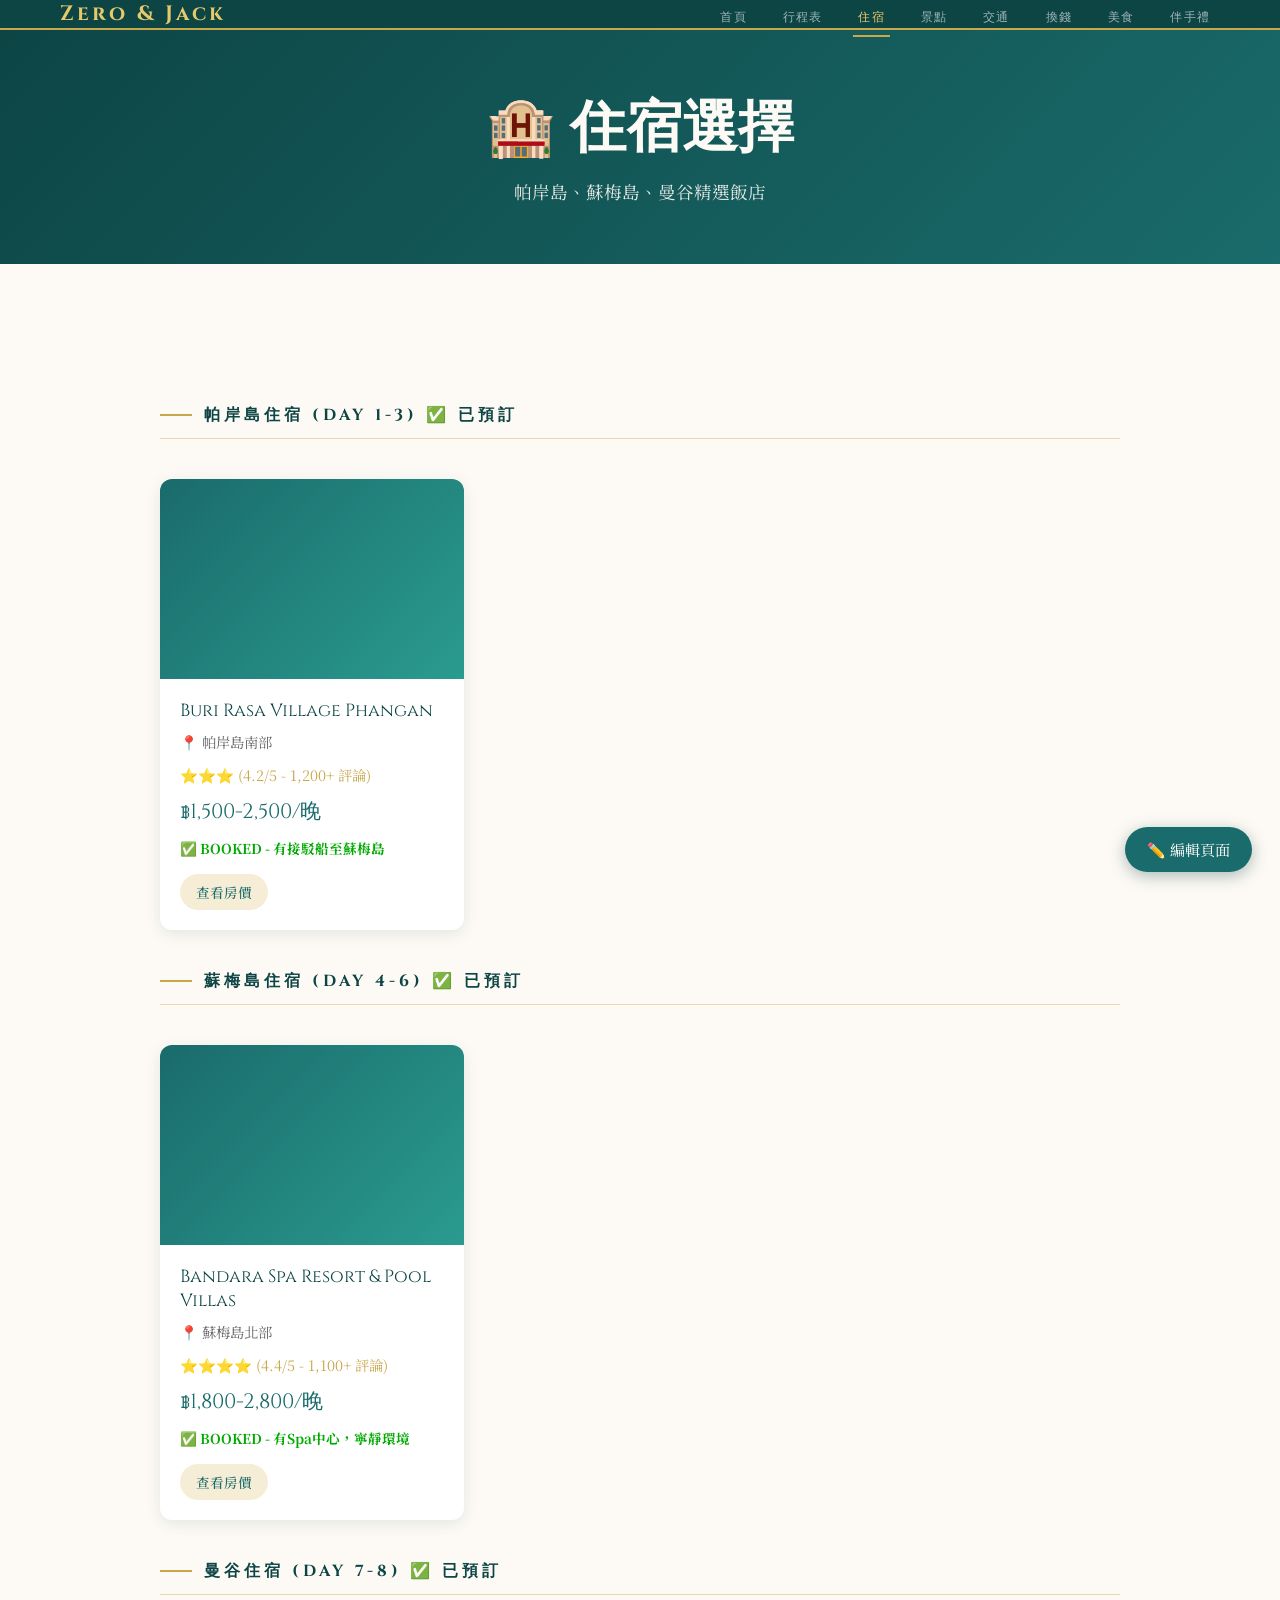
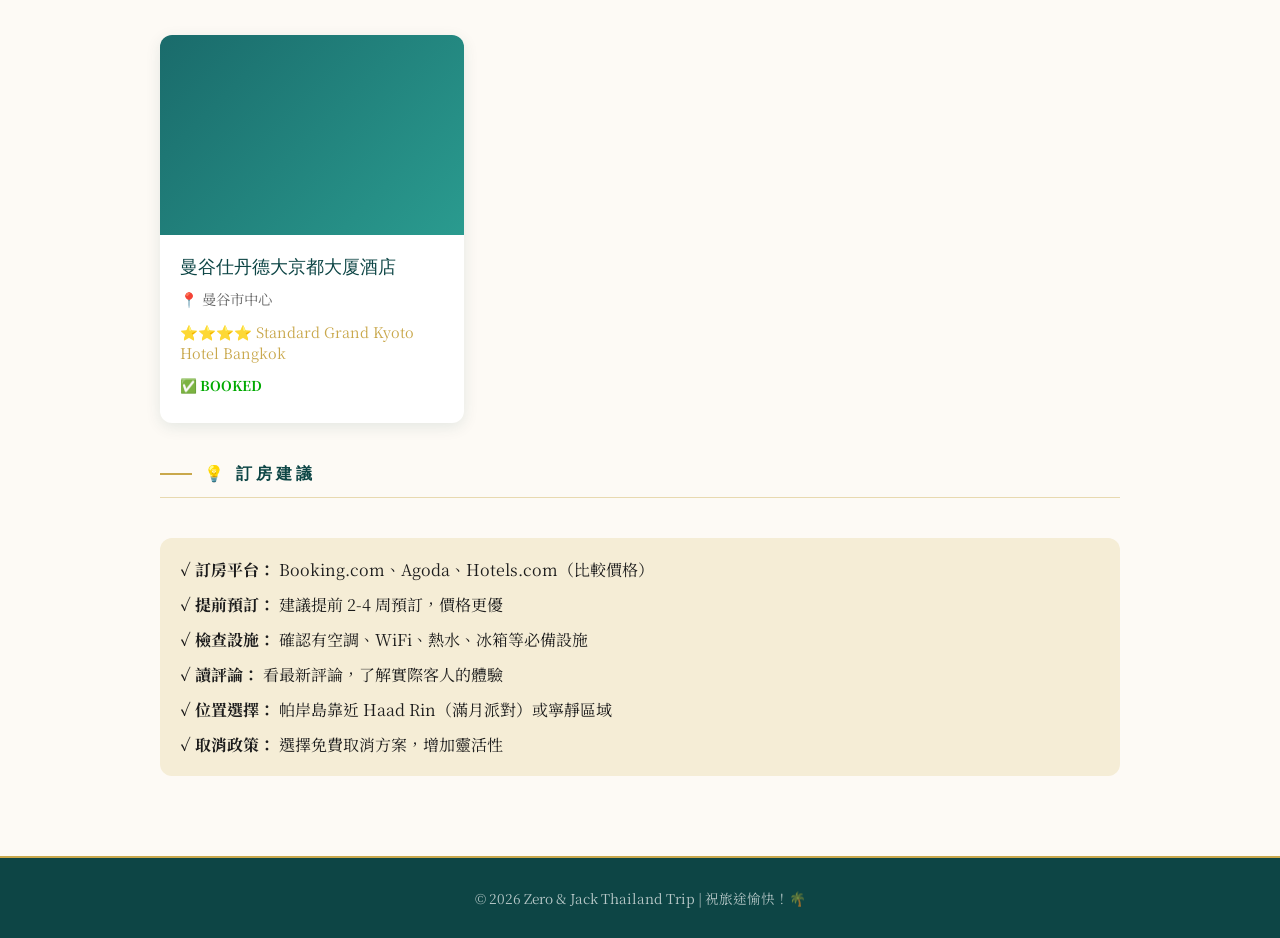
<file: pages/hotels.html>
<!DOCTYPE html>
<html lang="zh-TW">
<head>
  <meta charset="UTF-8">
  <meta name="viewport" content="width=device-width, initial-scale=1.0">
  <title>住宿選擇 - Zero & Jack 泰國之旅</title>
  <link href="https://fonts.googleapis.com/css2?family=Cinzel:wght@400;600;700&family=Noto+Serif+TC:wght@300;400;500&family=Cormorant+Garamond:ital,wght@0,300;0,500;1,300&display=swap" rel="stylesheet">
  <link rel="stylesheet" href="../css/style.css">
  <style>
    .hotel-grid { display: grid; grid-template-columns: repeat(auto-fill, minmax(300px, 1fr)); gap: 24px; margin-bottom: 40px; }
    .hotel-item { background: white; border-radius: 12px; overflow: hidden; box-shadow: 0 4px 15px rgba(13,69,69,0.1); }
    .hotel-img { height: 200px; background: linear-gradient(135deg, #1A6B6B 0%, #2A9B8F 100%); }
    .hotel-content { padding: 20px; }
    .hotel-name { font-family: 'Cinzel', serif; font-size: 1.1rem; color: #0D4545; margin-bottom: 8px; }
    .hotel-location { font-size: 0.9rem; color: #666; margin-bottom: 12px; }
    .hotel-rating { color: #C9A84C; font-size: 0.9rem; margin-bottom: 12px; }
    .hotel-price { font-family: 'Cinzel', serif; font-size: 1.3rem; color: #1A6B6B; margin: 12px 0; }
  </style>
</head>
<body>

<nav class="navbar">
  <div class="nav-container">
    <div class="nav-logo">Zero & Jack</div>
    <ul class="nav-menu">
      <li><a href="../index.html" class="nav-link">首頁</a></li>
      <li><a href="itinerary.html" class="nav-link">行程表</a></li>
      <li><a href="hotels.html" class="nav-link active">住宿</a></li>
      <li><a href="attractions.html" class="nav-link">景點</a></li>
      <li><a href="transport.html" class="nav-link">交通</a></li>
      <li><a href="money-exchange.html" class="nav-link">換錢</a></li>
      <li><a href="food.html" class="nav-link">美食</a></li>
      <li><a href="souvenirs.html" class="nav-link">伴手禮</a></li>
    </ul>
  </div>
</nav>

<div class="page-header">
  <h1>🏨 住宿選擇</h1>
  <p>帕岸島、蘇梅島、曼谷精選飯店</p>
</div>

<main class="container">

  <h2 class="sec-title">帕岸島住宿 (Day 1-3) ✅ 已預訂</h2>

  <div class="hotel-grid">
    <div class="hotel-item">
      <div class="hotel-img"></div>
      <div class="hotel-content">
        <div class="hotel-name">Buri Rasa Village Phangan</div>
        <div class="hotel-location">📍 帕岸島南部</div>
        <div class="hotel-rating">⭐⭐⭐ (4.2/5 - 1,200+ 評論)</div>
        <div class="hotel-price">฿1,500-2,500/晚</div>
        <p style="font-size: 0.85rem; color: #00AA00; margin: 8px 0; font-weight: bold;">✅ BOOKED - 有接駁船至蘇梅島</p>
        <a href="https://www.booking.com/s/?ss=Buri%20Rasa%20Village%20Phangan" target="_blank" class="external-link">查看房價</a>
      </div>
    </div>
  </div>

  <h2 class="sec-title">蘇梅島住宿 (Day 4-6) ✅ 已預訂</h2>

  <div class="hotel-grid">
    <div class="hotel-item">
      <div class="hotel-img"></div>
      <div class="hotel-content">
        <div class="hotel-name">Bandara Spa Resort & Pool Villas</div>
        <div class="hotel-location">📍 蘇梅島北部</div>
        <div class="hotel-rating">⭐⭐⭐⭐ (4.4/5 - 1,100+ 評論)</div>
        <div class="hotel-price">฿1,800-2,800/晚</div>
        <p style="font-size: 0.85rem; color: #00AA00; margin: 8px 0; font-weight: bold;">✅ BOOKED - 有Spa中心，寧靜環境</p>
        <a href="https://www.booking.com/s/?ss=Bandara%20Spa%20Resort" target="_blank" class="external-link">查看房價</a>
      </div>
    </div>
  </div>

  <h2 class="sec-title">曼谷住宿 (Day 7-8) ✅ 已預訂</h2>

  <div class="hotel-grid">
    <div class="hotel-item">
      <div class="hotel-img"></div>
      <div class="hotel-content">
        <div class="hotel-name">曼谷仕丹德大京都大厦酒店</div>
        <div class="hotel-location">📍 曼谷市中心</div>
        <div class="hotel-rating">⭐⭐⭐⭐ Standard Grand Kyoto Hotel Bangkok</div>
        <p style="font-size: 0.85rem; color: #00AA00; margin: 8px 0; font-weight: bold;">✅ BOOKED</p>
      </div>
    </div>
  </div>

  <h2 class="sec-title">💡 訂房建議</h2>

  <div style="background: #F5EDD6; border-radius: 12px; padding: 20px;">
    <p style="margin-bottom: 12px;"><strong>✓ 訂房平台：</strong> Booking.com、Agoda、Hotels.com（比較價格）</p>
    <p style="margin-bottom: 12px;"><strong>✓ 提前預訂：</strong> 建議提前 2-4 周預訂，價格更優</p>
    <p style="margin-bottom: 12px;"><strong>✓ 檢查設施：</strong> 確認有空調、WiFi、熱水、冰箱等必備設施</p>
    <p style="margin-bottom: 12px;"><strong>✓ 讀評論：</strong> 看最新評論，了解實際客人的體驗</p>
    <p style="margin-bottom: 12px;"><strong>✓ 位置選擇：</strong> 帕岸島靠近 Haad Rin（滿月派對）或寧靜區域</p>
    <p style="margin-bottom: 0;"><strong>✓ 取消政策：</strong> 選擇免費取消方案，增加靈活性</p>
  </div>

</main>

<footer class="footer">
  <p>&copy; 2026 Zero & Jack Thailand Trip | 祝旅途愉快！🌴</p>
</footer>

<script src="../js/script.js"></script>
</body>
</html>
</file>
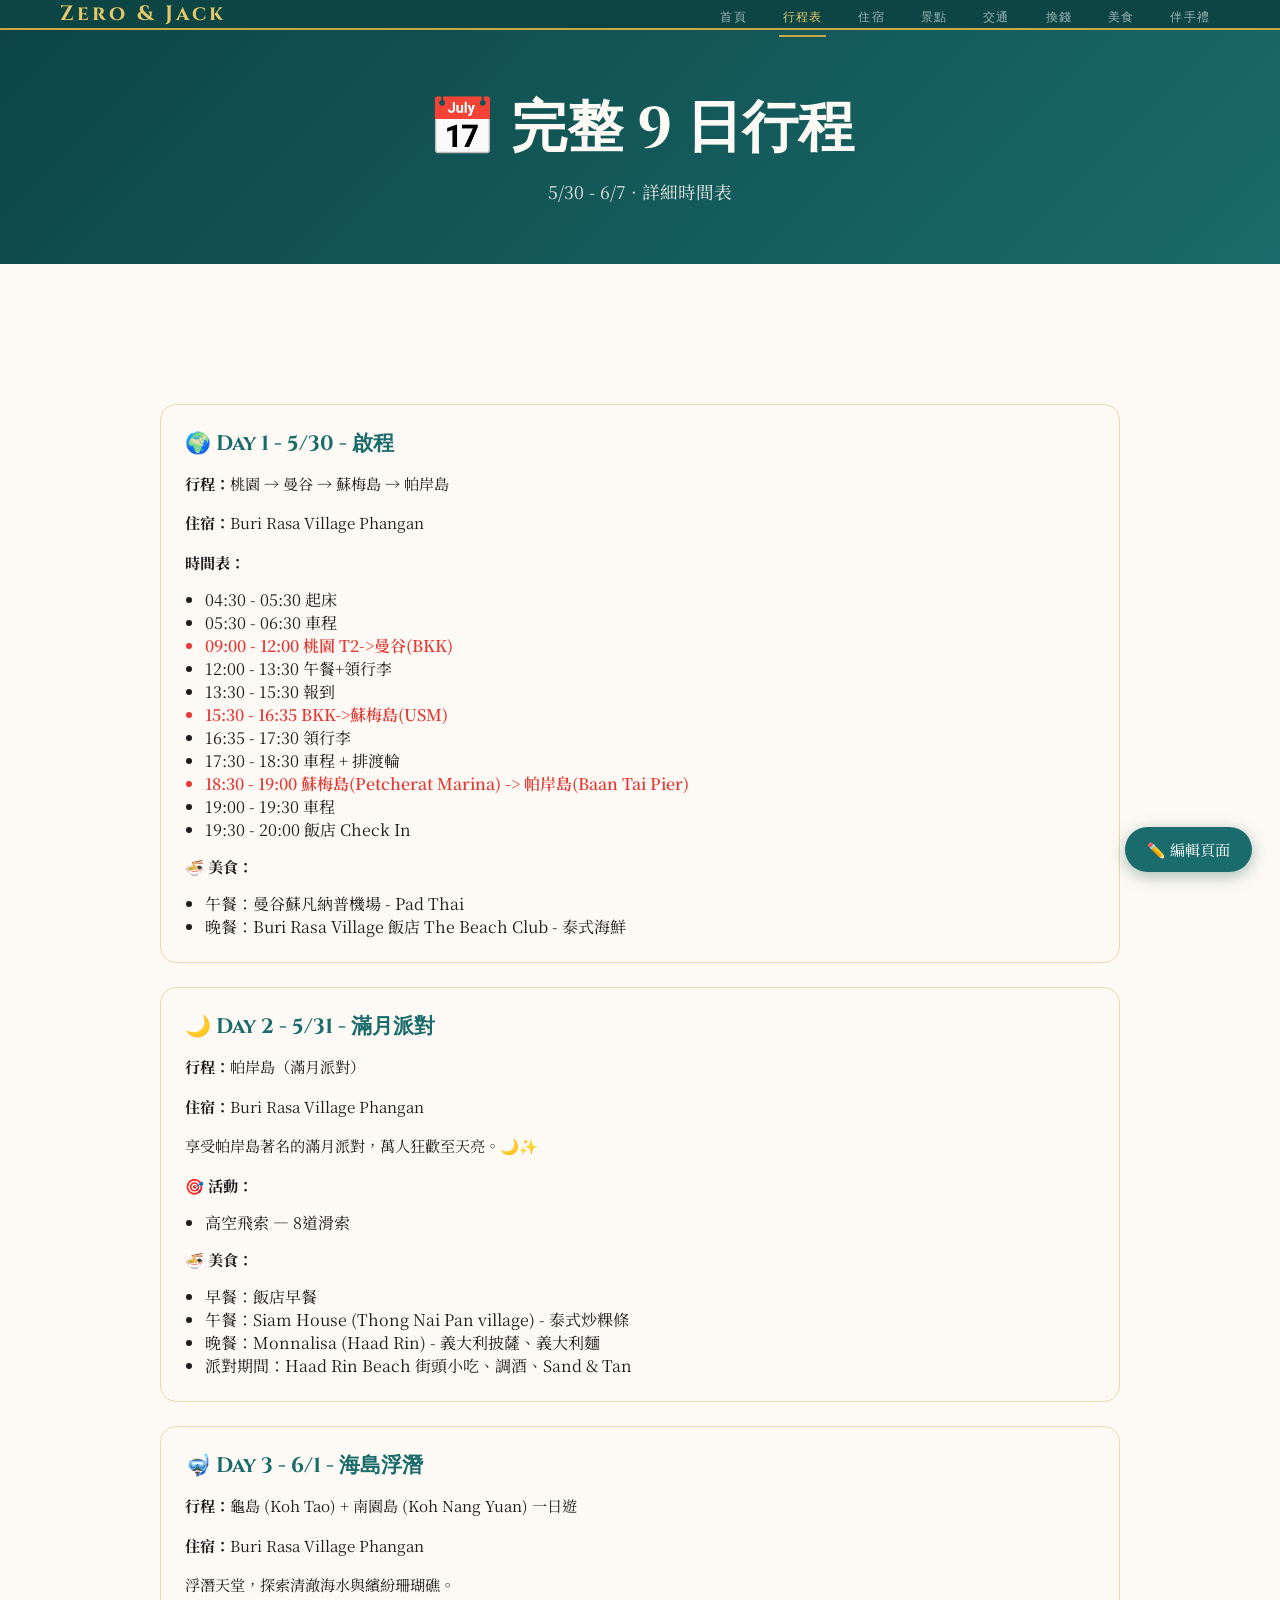
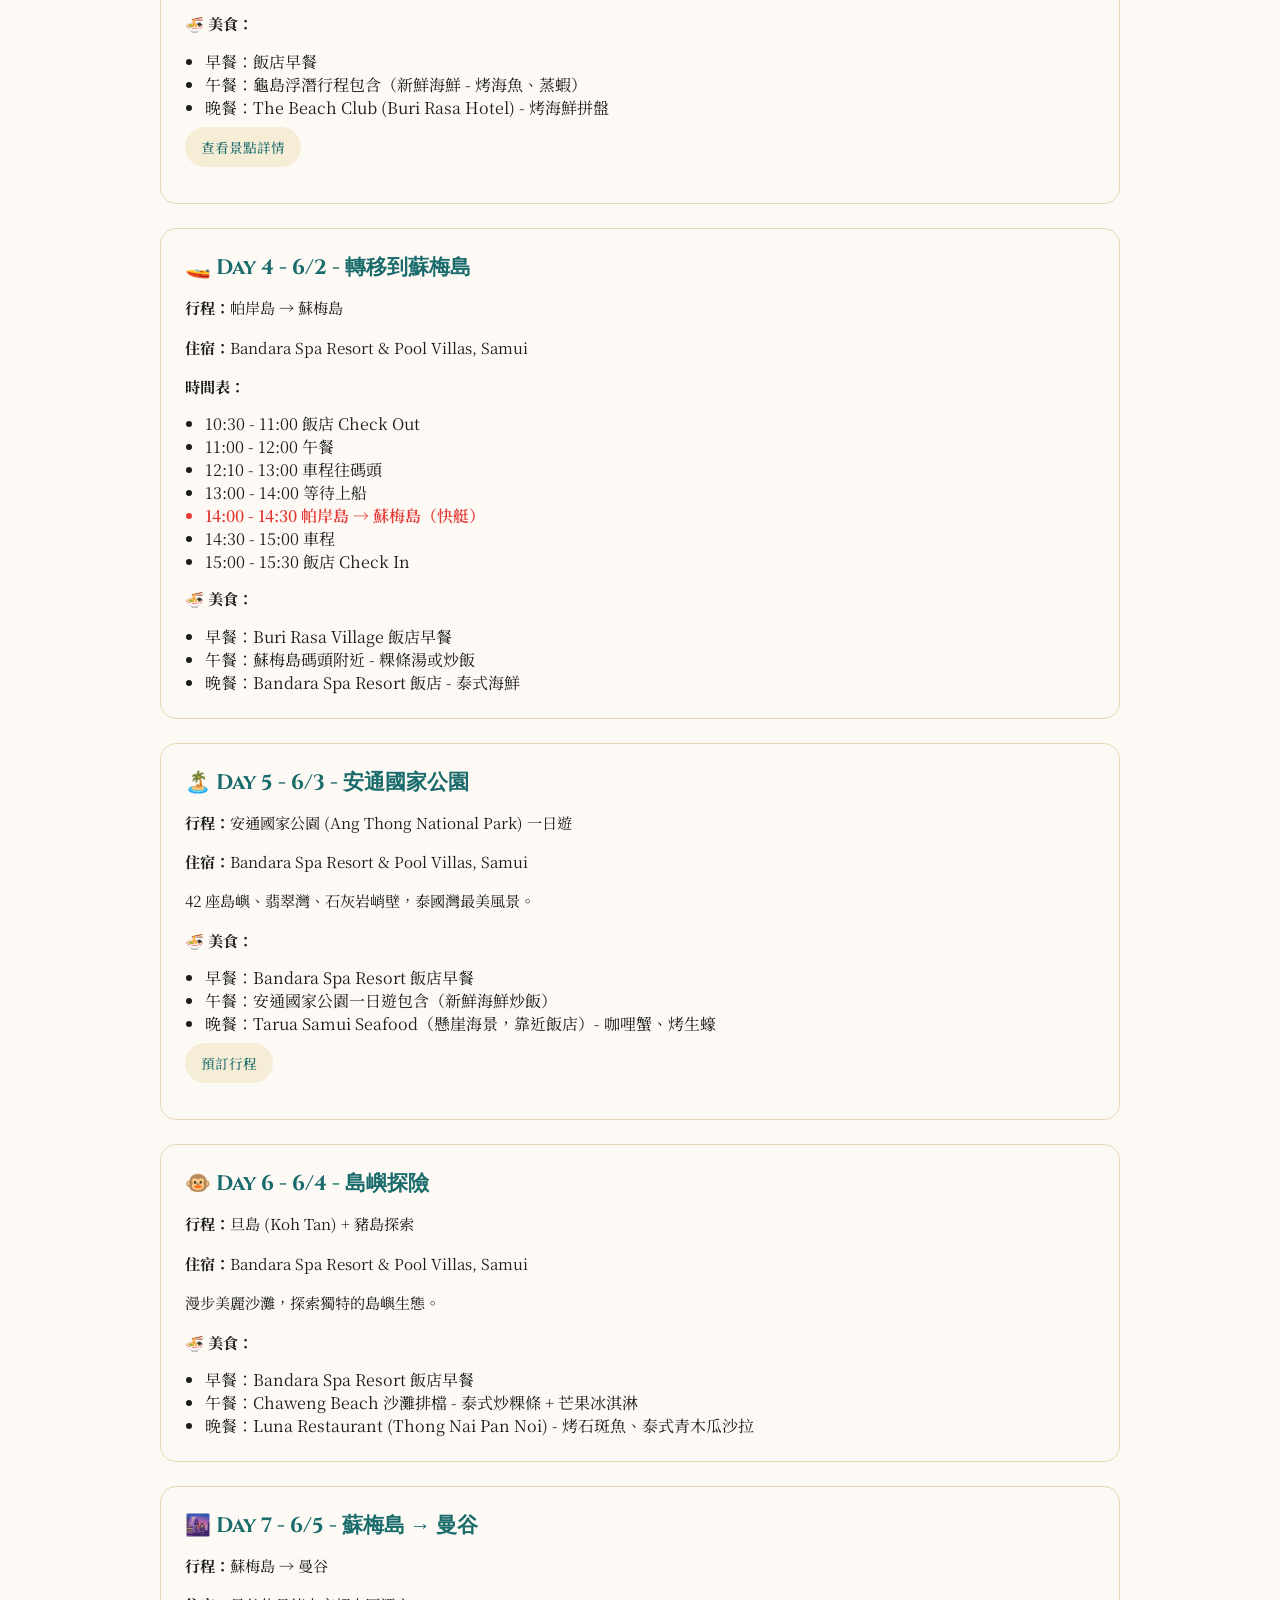
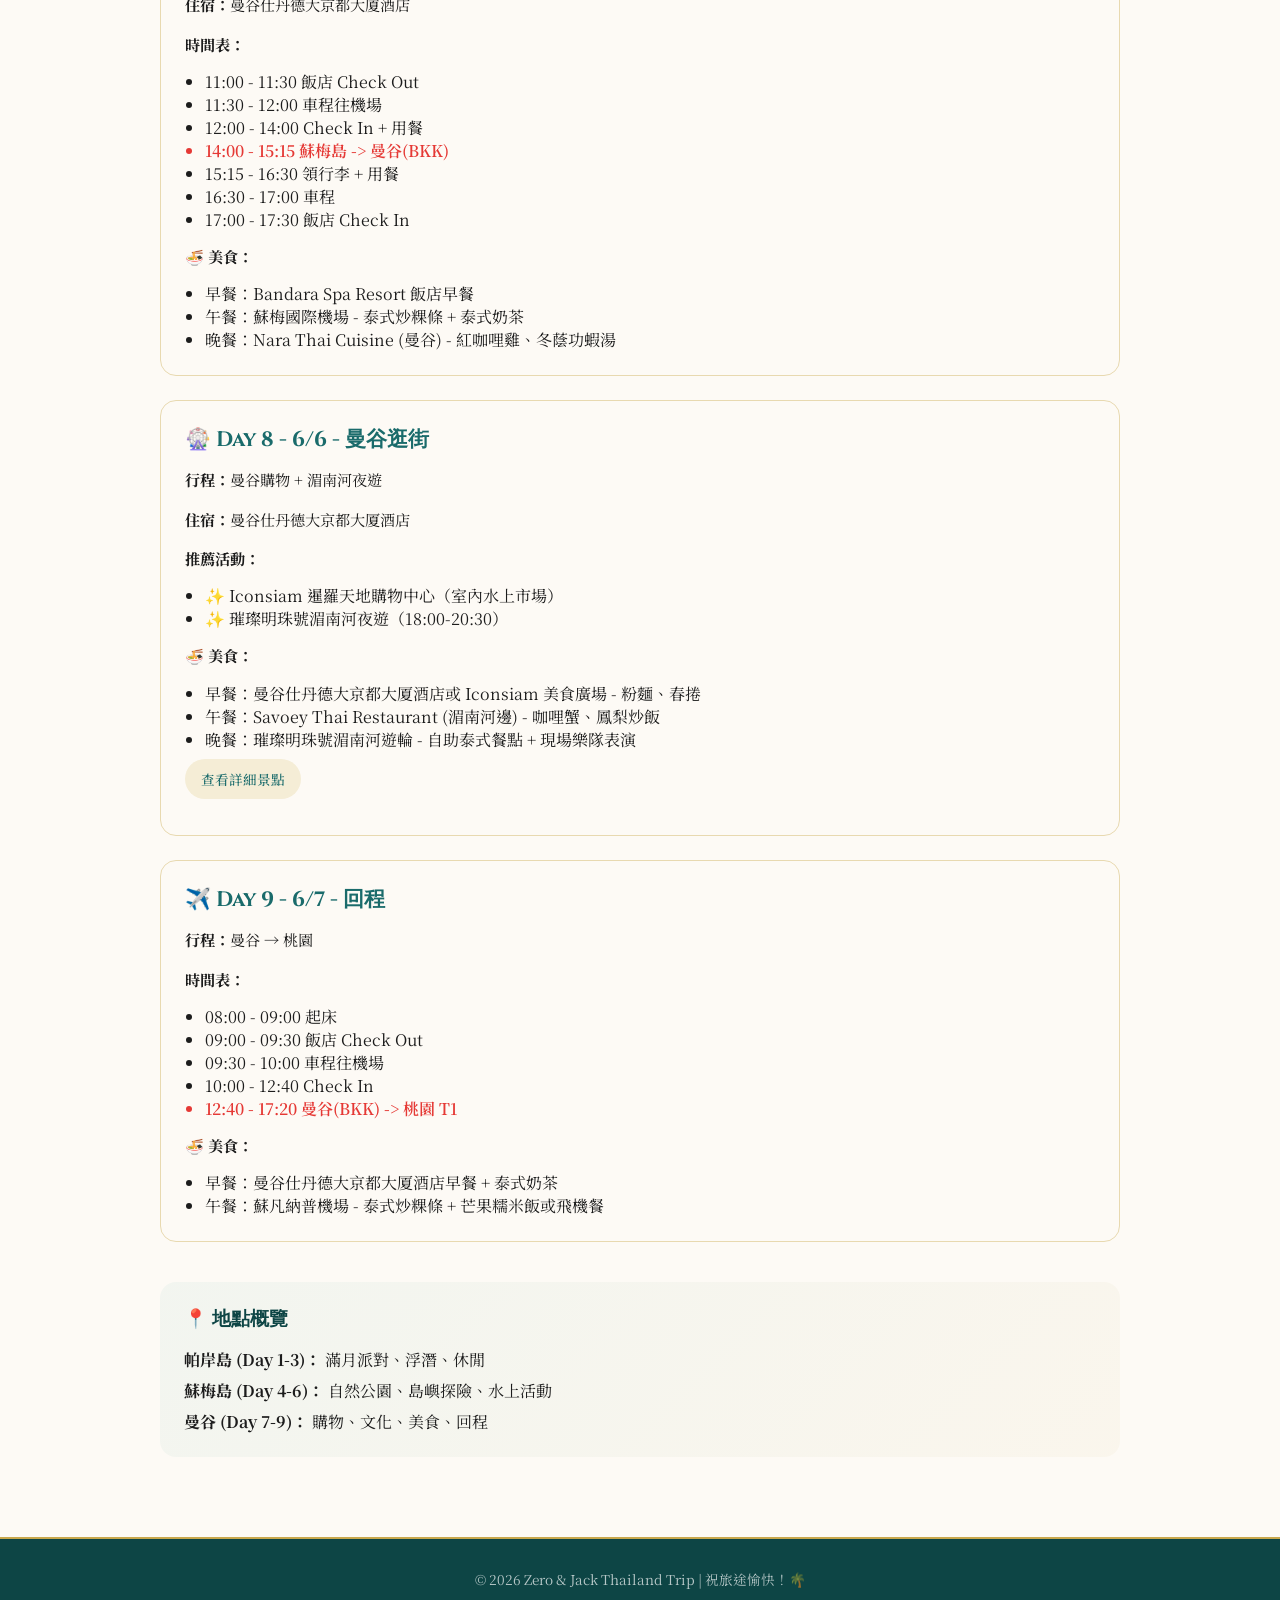
<file: pages/itinerary.html>
<!DOCTYPE html>
<html lang="zh-TW">
<head>
  <meta charset="UTF-8">
  <meta name="viewport" content="width=device-width, initial-scale=1.0">
  <title>完整行程表 - Zero & Jack 泰國之旅</title>
  <link href="https://fonts.googleapis.com/css2?family=Cinzel:wght@400;600;700&family=Noto+Serif+TC:wght@300;400;500&family=Cormorant+Garamond:ital,wght@0,300;0,500;1,300&display=swap" rel="stylesheet">
  <link rel="stylesheet" href="../css/style.css">
</head>
<body>

<nav class="navbar">
  <div class="nav-container">
    <div class="nav-logo">Zero & Jack</div>
    <ul class="nav-menu">
      <li><a href="../index.html" class="nav-link">首頁</a></li>
      <li><a href="itinerary.html" class="nav-link active">行程表</a></li>
      <li><a href="hotels.html" class="nav-link">住宿</a></li>
      <li><a href="attractions.html" class="nav-link">景點</a></li>
      <li><a href="transport.html" class="nav-link">交通</a></li>
      <li><a href="money-exchange.html" class="nav-link">換錢</a></li>
      <li><a href="food.html" class="nav-link">美食</a></li>
      <li><a href="souvenirs.html" class="nav-link">伴手禮</a></li>
    </ul>
  </div>
</nav>

<div class="page-header">
  <h1>📅 完整 9 日行程</h1>
  <p>5/30 - 6/7 · 詳細時間表</p>
</div>

<main class="container">

  <div id="day1" class="card">
    <h3>🌍 Day 1 - 5/30 - 啟程</h3>
    <p><strong>行程：</strong>桃園 → 曼谷 → 蘇梅島 → 帕岸島</p>
    <p><strong>住宿：</strong>Buri Rasa Village Phangan</p>
    <p style="margin-top: 12px;"><strong>時間表：</strong></p>
    <ul style="margin-left: 20px;">
      <li>04:30 - 05:30 起床</li>
      <li>05:30 - 06:30 車程</li>
      <li class="transport">09:00 - 12:00 桃園 T2->曼谷(BKK)</li>
      <li>12:00 - 13:30 午餐+領行李</li>
      <li>13:30 - 15:30 報到</li>
      <li class="transport">15:30 - 16:35 BKK->蘇梅島(USM)</li>
      <li>16:35 - 17:30 領行李</li>
      <li>17:30 - 18:30 車程 + 排渡輪</li>
      <li class="transport">18:30 - 19:00 蘇梅島(Petcherat Marina) -> 帕岸島(Baan Tai Pier)</li>
      <li>19:00 - 19:30 車程</li>
      <li>19:30 - 20:00 飯店 Check In</li>
    </ul>
    <p style="margin-top: 12px;"><strong>🍜 美食：</strong></p>
    <ul style="margin-left: 20px;">
      <li>午餐：曼谷蘇凡納普機場 - Pad Thai</li>
      <li>晚餐：Buri Rasa Village 飯店 The Beach Club - 泰式海鮮</li>
    </ul>
  </div>

  <div id="day2" class="card">
    <h3>🌙 Day 2 - 5/31 - 滿月派對</h3>
    <p><strong>行程：</strong>帕岸島（滿月派對）</p>
    <p><strong>住宿：</strong>Buri Rasa Village Phangan</p>
    <p style="margin-top: 12px;">享受帕岸島著名的滿月派對，萬人狂歡至天亮。🌙✨</p>
    <p style="margin-top: 12px;"><strong>🎯 活動：</strong></p>
    <ul style="margin-left: 20px;">
      <li>高空飛索 — 8道滑索</li>
    </ul>
    <p style="margin-top: 12px;"><strong>🍜 美食：</strong></p>
    <ul style="margin-left: 20px;">
      <li>早餐：飯店早餐</li>
      <li>午餐：Siam House (Thong Nai Pan village) - 泰式炒粿條</li>
      <li>晚餐：Monnalisa (Haad Rin) - 義大利披薩、義大利麵</li>
      <li>派對期間：Haad Rin Beach 街頭小吃、調酒、Sand & Tan</li>
    </ul>
  </div>

  <div id="day3" class="card">
    <h3>🤿 Day 3 - 6/1 - 海島浮潛</h3>
    <p><strong>行程：</strong>龜島 (Koh Tao) + 南園島 (Koh Nang Yuan) 一日遊</p>
    <p><strong>住宿：</strong>Buri Rasa Village Phangan</p>
    <p style="margin-top: 12px;">浮潛天堂，探索清澈海水與繽紛珊瑚礁。</p>
    <p style="margin-top: 12px;"><strong>🍜 美食：</strong></p>
    <ul style="margin-left: 20px;">
      <li>早餐：飯店早餐</li>
      <li>午餐：龜島浮潛行程包含（新鮮海鮮 - 烤海魚、蒸蝦）</li>
      <li>晚餐：The Beach Club (Buri Rasa Hotel) - 烤海鮮拼盤</li>
    </ul>
    <p><a href="attractions.html" class="external-link">查看景點詳情</a></p>
  </div>

  <div id="day4" class="card">
    <h3>🚤 Day 4 - 6/2 - 轉移到蘇梅島</h3>
    <p><strong>行程：</strong>帕岸島 → 蘇梅島</p>
    <p><strong>住宿：</strong>Bandara Spa Resort & Pool Villas, Samui</p>
    <p style="margin-top: 12px;"><strong>時間表：</strong></p>
    <ul style="margin-left: 20px;">
      <li>10:30 - 11:00 飯店 Check Out</li>
      <li>11:00 - 12:00 午餐</li>
      <li>12:10 - 13:00 車程往碼頭</li>
      <li>13:00 - 14:00 等待上船</li>
      <li class="transport">14:00 - 14:30 帕岸島 → 蘇梅島（快艇）</li>
      <li>14:30 - 15:00 車程</li>
      <li>15:00 - 15:30 飯店 Check In</li>
    </ul>
    <p style="margin-top: 12px;"><strong>🍜 美食：</strong></p>
    <ul style="margin-left: 20px;">
      <li>早餐：Buri Rasa Village 飯店早餐</li>
      <li>午餐：蘇梅島碼頭附近 - 粿條湯或炒飯</li>
      <li>晚餐：Bandara Spa Resort 飯店 - 泰式海鮮</li>
    </ul>
  </div>

  <div id="day5" class="card">
    <h3>🏝️ Day 5 - 6/3 - 安通國家公園</h3>
    <p><strong>行程：</strong>安通國家公園 (Ang Thong National Park) 一日遊</p>
    <p><strong>住宿：</strong>Bandara Spa Resort & Pool Villas, Samui</p>
    <p style="margin-top: 12px;">42 座島嶼、翡翠灣、石灰岩峭壁，泰國灣最美風景。</p>
    <p style="margin-top: 12px;"><strong>🍜 美食：</strong></p>
    <ul style="margin-left: 20px;">
      <li>早餐：Bandara Spa Resort 飯店早餐</li>
      <li>午餐：安通國家公園一日遊包含（新鮮海鮮炒飯）</li>
      <li>晚餐：Tarua Samui Seafood（懸崖海景，靠近飯店）- 咖哩蟹、烤生蠔</li>
    </ul>
    <p><a href="attractions.html" class="external-link">預訂行程</a></p>
  </div>

  <div id="day6" class="card">
    <h3>🐵 Day 6 - 6/4 - 島嶼探險</h3>
    <p><strong>行程：</strong>旦島 (Koh Tan) + 豬島探索</p>
    <p><strong>住宿：</strong>Bandara Spa Resort & Pool Villas, Samui</p>
    <p style="margin-top: 12px;">漫步美麗沙灘，探索獨特的島嶼生態。</p>
    <p style="margin-top: 12px;"><strong>🍜 美食：</strong></p>
    <ul style="margin-left: 20px;">
      <li>早餐：Bandara Spa Resort 飯店早餐</li>
      <li>午餐：Chaweng Beach 沙灘排檔 - 泰式炒粿條 + 芒果冰淇淋</li>
      <li>晚餐：Luna Restaurant (Thong Nai Pan Noi) - 烤石斑魚、泰式青木瓜沙拉</li>
    </ul>
  </div>

  <div id="day7" class="card">
    <h3>🌆 Day 7 - 6/5 - 蘇梅島 → 曼谷</h3>
    <p><strong>行程：</strong>蘇梅島 → 曼谷</p>
    <p><strong>住宿：</strong>曼谷仕丹德大京都大厦酒店</p>
    <p style="margin-top: 12px;"><strong>時間表：</strong></p>
    <ul style="margin-left: 20px;">
      <li>11:00 - 11:30 飯店 Check Out</li>
      <li>11:30 - 12:00 車程往機場</li>
      <li>12:00 - 14:00 Check In + 用餐</li>
      <li class="transport">14:00 - 15:15 蘇梅島 -> 曼谷(BKK)</li>
      <li>15:15 - 16:30 領行李 + 用餐</li>
      <li>16:30 - 17:00 車程</li>
      <li>17:00 - 17:30 飯店 Check In</li>
    </ul>
    <p style="margin-top: 12px;"><strong>🍜 美食：</strong></p>
    <ul style="margin-left: 20px;">
      <li>早餐：Bandara Spa Resort 飯店早餐</li>
      <li>午餐：蘇梅國際機場 - 泰式炒粿條 + 泰式奶茶</li>
      <li>晚餐：Nara Thai Cuisine (曼谷) - 紅咖哩雞、冬蔭功蝦湯</li>
    </ul>
  </div>

  <div id="day8" class="card">
    <h3>🎡 Day 8 - 6/6 - 曼谷逛街</h3>
    <p><strong>行程：</strong>曼谷購物 + 湄南河夜遊</p>
    <p><strong>住宿：</strong>曼谷仕丹德大京都大厦酒店</p>
    <p style="margin-top: 12px;"><strong>推薦活動：</strong></p>
    <ul style="margin-left: 20px;">
      <li>✨ Iconsiam 暹羅天地購物中心（室內水上市場）</li>
      <li>✨ 璀璨明珠號湄南河夜遊（18:00-20:30）</li>
    </ul>
    <p style="margin-top: 12px;"><strong>🍜 美食：</strong></p>
    <ul style="margin-left: 20px;">
      <li>早餐：曼谷仕丹德大京都大厦酒店或 Iconsiam 美食廣場 - 粉麵、春捲</li>
      <li>午餐：Savoey Thai Restaurant (湄南河邊) - 咖哩蟹、鳳梨炒飯</li>
      <li>晚餐：璀璨明珠號湄南河遊輪 - 自助泰式餐點 + 現場樂隊表演</li>
    </ul>
    <p><a href="attractions.html" class="external-link">查看詳細景點</a></p>
  </div>

  <div id="day9" class="card">
    <h3>✈️ Day 9 - 6/7 - 回程</h3>
    <p><strong>行程：</strong>曼谷 → 桃園</p>
    <p style="margin-top: 12px;"><strong>時間表：</strong></p>
    <ul style="margin-left: 20px;">
      <li>08:00 - 09:00 起床</li>
      <li>09:00 - 09:30 飯店 Check Out</li>
      <li>09:30 - 10:00 車程往機場</li>
      <li>10:00 - 12:40 Check In</li>
      <li class="transport">12:40 - 17:20 曼谷(BKK) -> 桃園 T1</li>
    </ul>
    <p style="margin-top: 12px;"><strong>🍜 美食：</strong></p>
    <ul style="margin-left: 20px;">
      <li>早餐：曼谷仕丹德大京都大厦酒店早餐 + 泰式奶茶</li>
      <li>午餐：蘇凡納普機場 - 泰式炒粿條 + 芒果糯米飯或飛機餐</li>
    </ul>
  </div>

  <div style="background: linear-gradient(135deg, rgba(42, 155, 143, 0.05) 0%, rgba(201, 168, 76, 0.05) 100%); border-radius: 16px; padding: 24px; margin-top: 40px;">
    <h3 style="font-family: 'Cinzel', serif; color: #0D4545; margin-bottom: 16px;">📍 地點概覽</h3>
    <p style="margin-bottom: 8px;"><strong>帕岸島 (Day 1-3)：</strong> 滿月派對、浮潛、休閒</p>
    <p style="margin-bottom: 8px;"><strong>蘇梅島 (Day 4-6)：</strong> 自然公園、島嶼探險、水上活動</p>
    <p style="margin-bottom: 0;"><strong>曼谷 (Day 7-9)：</strong> 購物、文化、美食、回程</p>
  </div>

</main>

<footer class="footer">
  <p>&copy; 2026 Zero & Jack Thailand Trip | 祝旅途愉快！🌴</p>
</footer>

<script src="../js/script.js"></script>
</body>
</html>
</file>
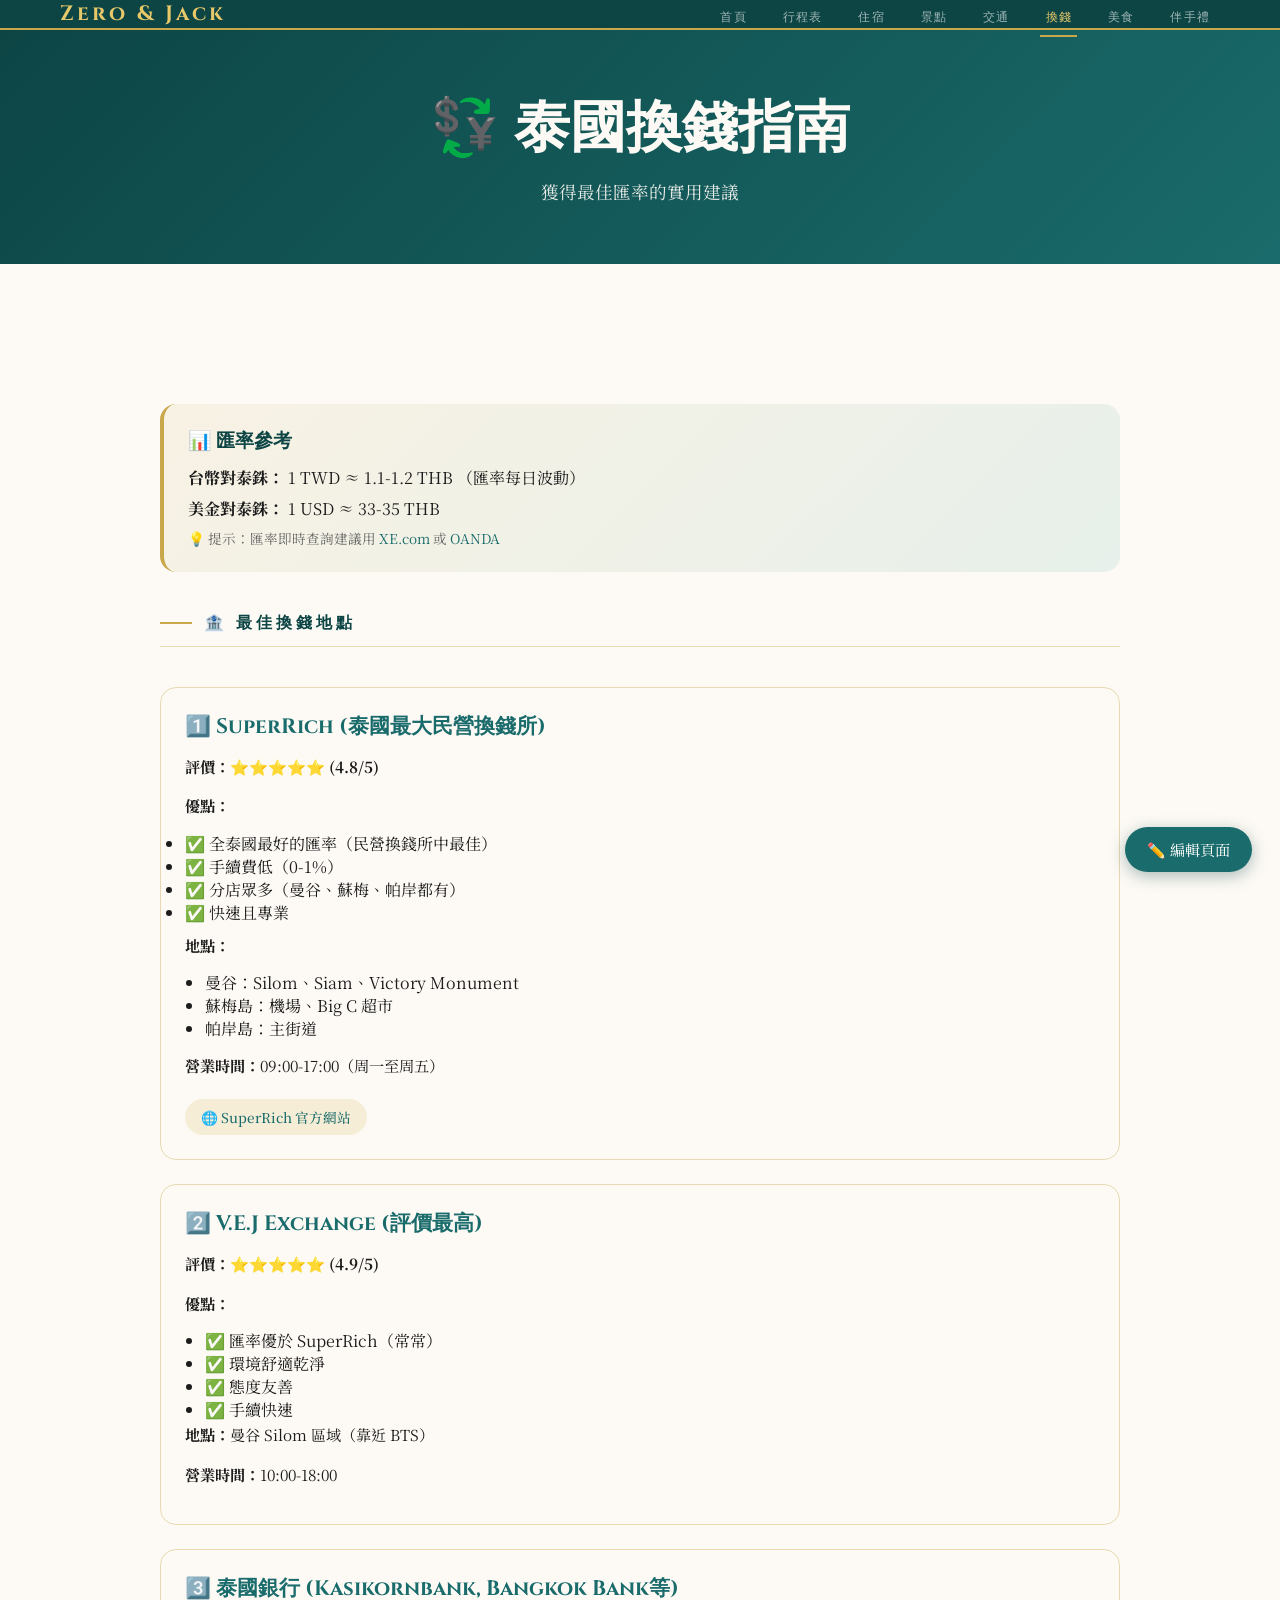
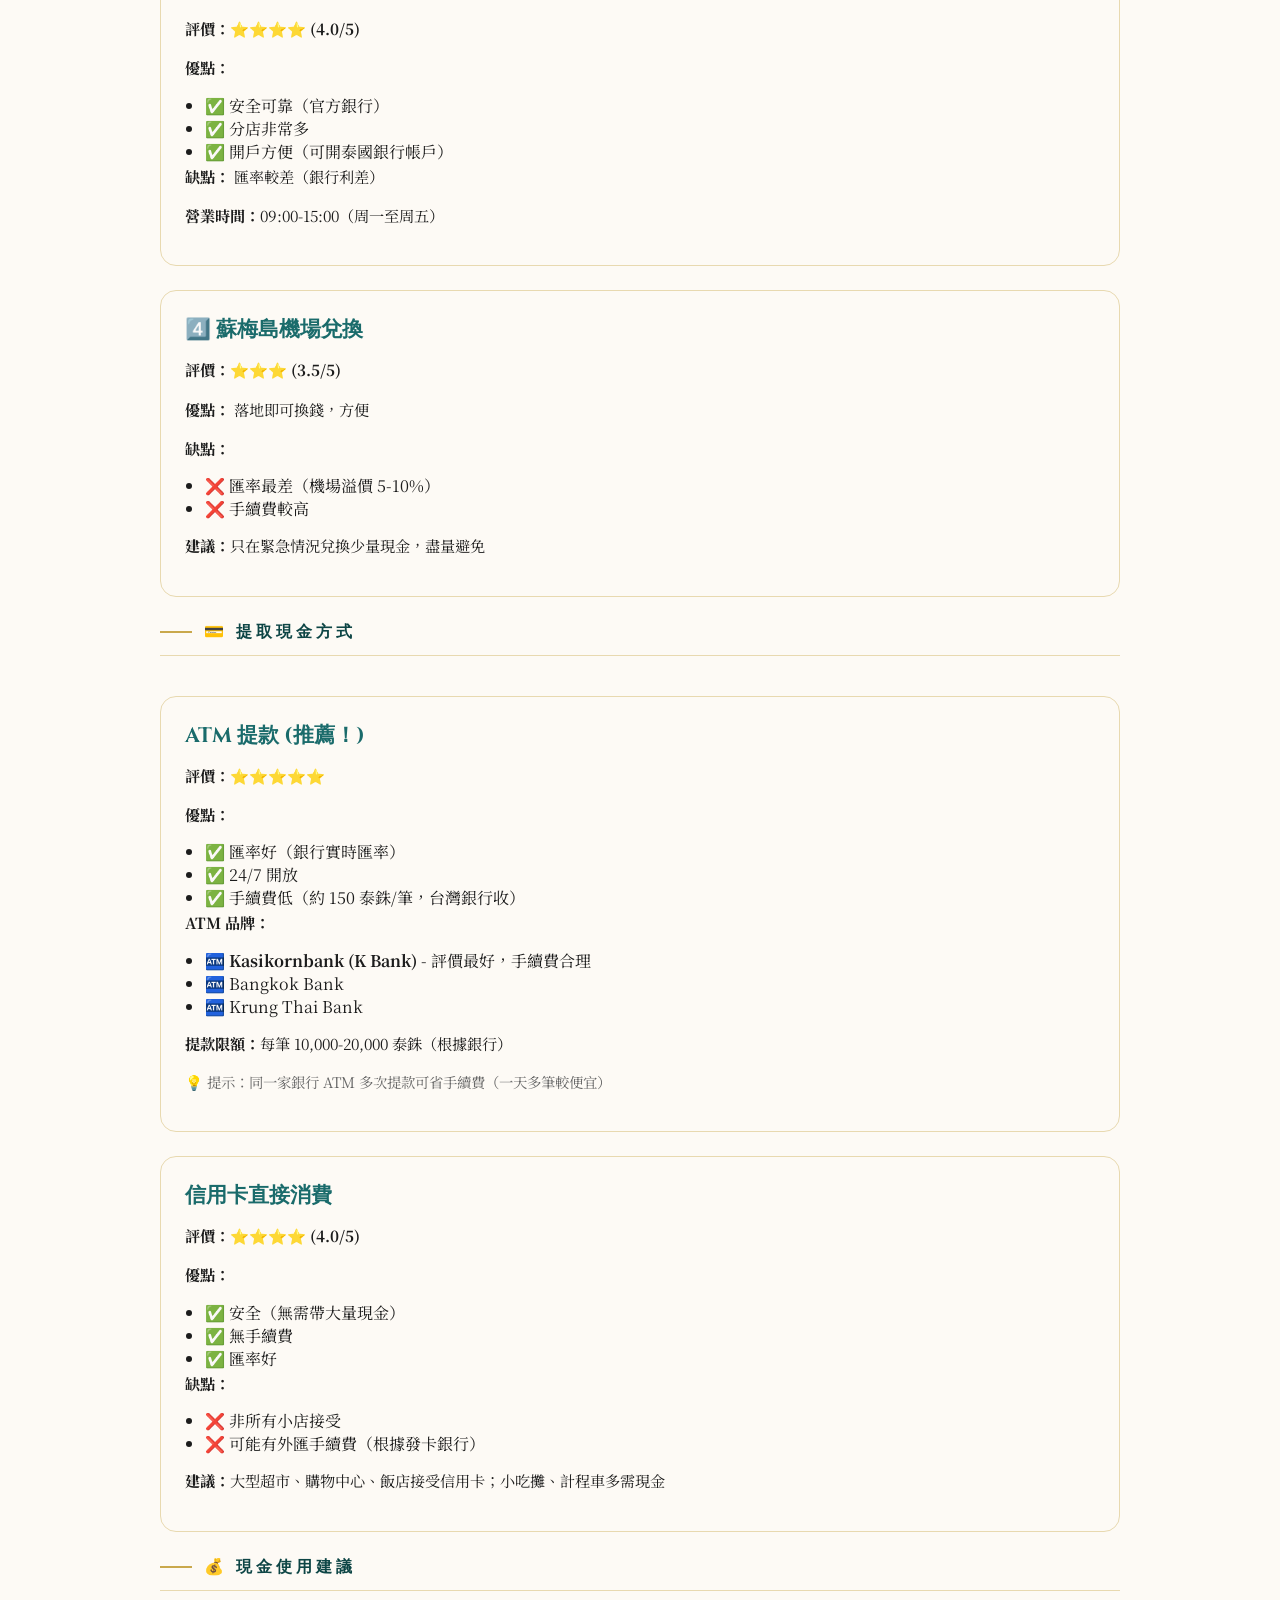
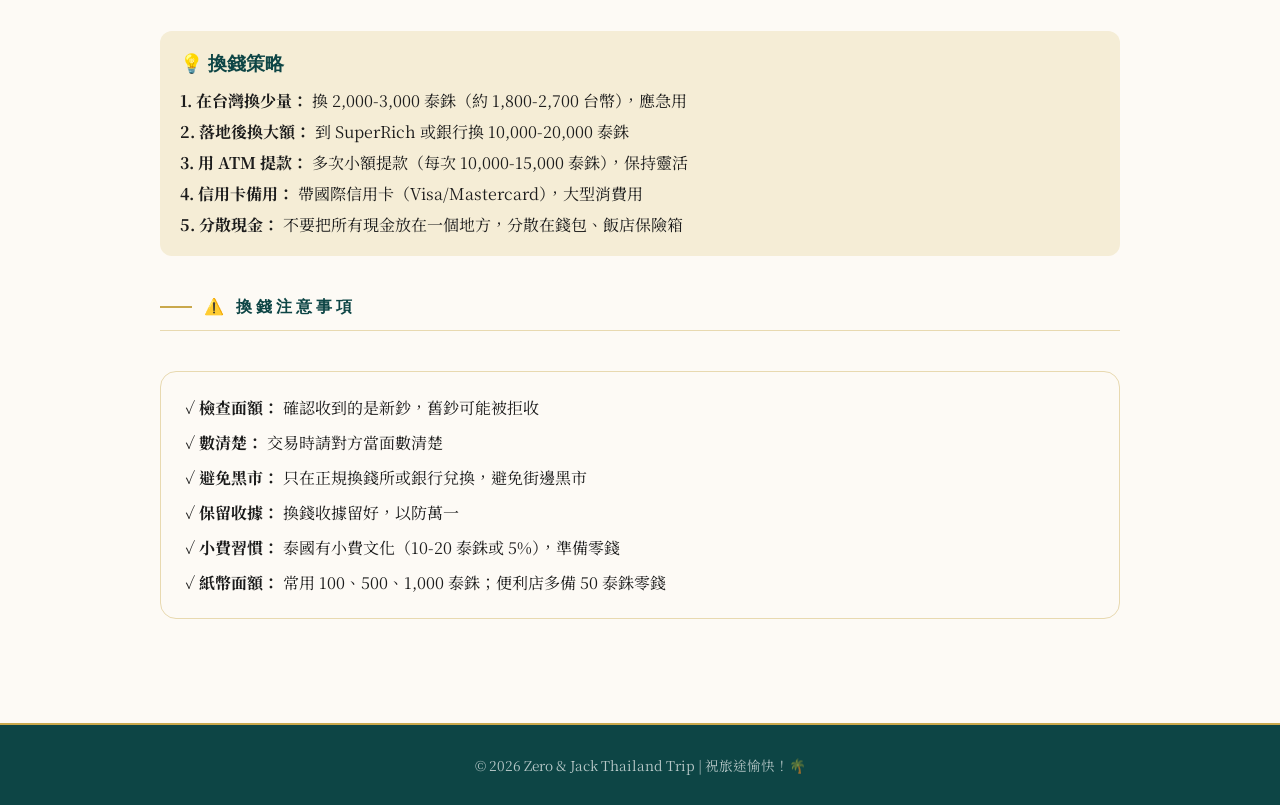
<file: pages/money-exchange.html>
<!DOCTYPE html>
<html lang="zh-TW">
<head>
  <meta charset="UTF-8">
  <meta name="viewport" content="width=device-width, initial-scale=1.0">
  <title>換錢指南 - Zero & Jack 泰國之旅</title>
  <link href="https://fonts.googleapis.com/css2?family=Cinzel:wght@400;600;700&family=Noto+Serif+TC:wght@300;400;500&family=Cormorant+Garamond:ital,wght@0,300;0,500;1,300&display=swap" rel="stylesheet">
  <link rel="stylesheet" href="../css/style.css">
</head>
<body>

<nav class="navbar">
  <div class="nav-container">
    <div class="nav-logo">Zero & Jack</div>
    <ul class="nav-menu">
      <li><a href="../index.html" class="nav-link">首頁</a></li>
      <li><a href="itinerary.html" class="nav-link">行程表</a></li>
      <li><a href="hotels.html" class="nav-link">住宿</a></li>
      <li><a href="attractions.html" class="nav-link">景點</a></li>
      <li><a href="transport.html" class="nav-link">交通</a></li>
      <li><a href="money-exchange.html" class="nav-link active">換錢</a></li>
      <li><a href="food.html" class="nav-link">美食</a></li>
      <li><a href="souvenirs.html" class="nav-link">伴手禮</a></li>
    </ul>
  </div>
</nav>

<div class="page-header">
  <h1>💱 泰國換錢指南</h1>
  <p>獲得最佳匯率的實用建議</p>
</div>

<main class="container">

  <!-- 匯率提示 -->
  <div style="background: linear-gradient(135deg, rgba(201, 168, 76, 0.1) 0%, rgba(42, 155, 143, 0.1) 100%); border-radius: 16px; padding: 24px; margin-bottom: 40px; border-left: 4px solid #C9A84C;">
    <h3 style="font-family: 'Cinzel', serif; color: #0D4545; margin-bottom: 12px;">📊 匯率參考</h3>
    <p style="margin-bottom: 8px;"><strong>台幣對泰銖：</strong> 1 TWD ≈ 1.1-1.2 THB （匯率每日波動）</p>
    <p style="margin-bottom: 8px;"><strong>美金對泰銖：</strong> 1 USD ≈ 33-35 THB</p>
    <p style="font-size: 0.85rem; color: #666;">💡 提示：匯率即時查詢建議用 <a href="https://www.xe.com/" target="_blank" style="color: #1A6B6B; text-decoration: none;">XE.com</a> 或 <a href="https://www.oanda.com/" target="_blank" style="color: #1A6B6B; text-decoration: none;">OANDA</a></p>
  </div>

  <h2 class="sec-title">🏦 最佳換錢地點</h2>

  <div class="card">
    <h3>1️⃣ SuperRich (泰國最大民營換錢所)</h3>
    <p><strong>評價：⭐⭐⭐⭐⭐ (4.8/5)</strong></p>
    <p><strong>優點：</strong></p>
    <ul style="margin-left: 20px; margin: 8px 0;">
      <li>✅ 全泰國最好的匯率（民營換錢所中最佳）</li>
      <li>✅ 手續費低（0-1%）</li>
      <li>✅ 分店眾多（曼谷、蘇梅、帕岸都有）</li>
      <li>✅ 快速且專業</li>
    </ul>
    <p><strong>地點：</strong></p>
    <ul style="margin-left: 20px;">
      <li>曼谷：Silom、Siam、Victory Monument</li>
      <li>蘇梅島：機場、Big C 超市</li>
      <li>帕岸島：主街道</li>
    </ul>
    <p style="margin-top: 12px;"><strong>營業時間：</strong>09:00-17:00（周一至周五）</p>
    <a href="https://www.superrich.com/" target="_blank" class="external-link">🌐 SuperRich 官方網站</a>
  </div>

  <div class="card">
    <h3>2️⃣ V.E.J Exchange (評價最高)</h3>
    <p><strong>評價：⭐⭐⭐⭐⭐ (4.9/5)</strong></p>
    <p><strong>優點：</strong></p>
    <ul style="margin-left: 20px;">
      <li>✅ 匯率優於 SuperRich（常常）</li>
      <li>✅ 環境舒適乾淨</li>
      <li>✅ 態度友善</li>
      <li>✅ 手續快速</li>
    </ul>
    <p><strong>地點：</strong>曼谷 Silom 區域（靠近 BTS）</p>
    <p style="margin-top: 12px;"><strong>營業時間：</strong>10:00-18:00</p>
  </div>

  <div class="card">
    <h3>3️⃣ 泰國銀行 (Kasikornbank, Bangkok Bank等)</h3>
    <p><strong>評價：⭐⭐⭐⭐ (4.0/5)</strong></p>
    <p><strong>優點：</strong></p>
    <ul style="margin-left: 20px;">
      <li>✅ 安全可靠（官方銀行）</li>
      <li>✅ 分店非常多</li>
      <li>✅ 開戶方便（可開泰國銀行帳戶）</li>
    </ul>
    <p><strong>缺點：</strong> 匯率較差（銀行利差）</p>
    <p style="margin-top: 12px;"><strong>營業時間：</strong>09:00-15:00（周一至周五）</p>
  </div>

  <div class="card">
    <h3>4️⃣ 蘇梅島機場兌換</h3>
    <p><strong>評價：⭐⭐⭐ (3.5/5)</strong></p>
    <p><strong>優點：</strong> 落地即可換錢，方便</p>
    <p><strong>缺點：</strong></p>
    <ul style="margin-left: 20px;">
      <li>❌ 匯率最差（機場溢價 5-10%）</li>
      <li>❌ 手續費較高</li>
    </ul>
    <p style="margin-top: 12px;"><strong>建議：</strong>只在緊急情況兌換少量現金，盡量避免</p>
  </div>

  <h2 class="sec-title">💳 提取現金方式</h2>

  <div class="card">
    <h3>ATM 提款 (推薦！)</h3>
    <p><strong>評價：⭐⭐⭐⭐⭐</strong></p>
    <p><strong>優點：</strong></p>
    <ul style="margin-left: 20px;">
      <li>✅ 匯率好（銀行實時匯率）</li>
      <li>✅ 24/7 開放</li>
      <li>✅ 手續費低（約 150 泰銖/筆，台灣銀行收）</li>
    </ul>
    <p><strong>ATM 品牌：</strong></p>
    <ul style="margin-left: 20px;">
      <li>🏧 <strong>Kasikornbank (K Bank)</strong> - 評價最好，手續費合理</li>
      <li>🏧 Bangkok Bank</li>
      <li>🏧 Krung Thai Bank</li>
    </ul>
    <p style="margin-top: 12px;"><strong>提款限額：</strong>每筆 10,000-20,000 泰銖（根據銀行）</p>
    <p style="color: #666; font-size: 0.9rem;">💡 提示：同一家銀行 ATM 多次提款可省手續費（一天多筆較便宜）</p>
  </div>

  <div class="card">
    <h3>信用卡直接消費</h3>
    <p><strong>評價：⭐⭐⭐⭐ (4.0/5)</strong></p>
    <p><strong>優點：</strong></p>
    <ul style="margin-left: 20px;">
      <li>✅ 安全（無需帶大量現金）</li>
      <li>✅ 無手續費</li>
      <li>✅ 匯率好</li>
    </ul>
    <p><strong>缺點：</strong></p>
    <ul style="margin-left: 20px;">
      <li>❌ 非所有小店接受</li>
      <li>❌ 可能有外匯手續費（根據發卡銀行）</li>
    </ul>
    <p style="margin-top: 12px;"><strong>建議：</strong>大型超市、購物中心、飯店接受信用卡；小吃攤、計程車多需現金</p>
  </div>

  <h2 class="sec-title">💰 現金使用建議</h2>

  <div style="background: #F5EDD6; border-radius: 12px; padding: 20px; margin-bottom: 40px;">
    <h3 style="font-family: 'Cinzel', serif; color: #0D4545; margin-bottom: 12px;">💡 換錢策略</h3>
    <p style="margin-bottom: 8px;"><strong>1. 在台灣換少量：</strong> 換 2,000-3,000 泰銖（約 1,800-2,700 台幣），應急用</p>
    <p style="margin-bottom: 8px;"><strong>2. 落地後換大額：</strong> 到 SuperRich 或銀行換 10,000-20,000 泰銖</p>
    <p style="margin-bottom: 8px;"><strong>3. 用 ATM 提款：</strong> 多次小額提款（每次 10,000-15,000 泰銖），保持靈活</p>
    <p style="margin-bottom: 8px;"><strong>4. 信用卡備用：</strong> 帶國際信用卡（Visa/Mastercard），大型消費用</p>
    <p style="margin-bottom: 0;"><strong>5. 分散現金：</strong> 不要把所有現金放在一個地方，分散在錢包、飯店保險箱</p>
  </div>

  <h2 class="sec-title">⚠️ 換錢注意事項</h2>

  <div class="card">
    <ul style="list-style: none; padding: 0;">
      <li style="margin-bottom: 12px;">✓ <strong>檢查面額：</strong> 確認收到的是新鈔，舊鈔可能被拒收</li>
      <li style="margin-bottom: 12px;">✓ <strong>數清楚：</strong> 交易時請對方當面數清楚</li>
      <li style="margin-bottom: 12px;">✓ <strong>避免黑市：</strong> 只在正規換錢所或銀行兌換，避免街邊黑市</li>
      <li style="margin-bottom: 12px;">✓ <strong>保留收據：</strong> 換錢收據留好，以防萬一</li>
      <li style="margin-bottom: 12px;">✓ <strong>小費習慣：</strong> 泰國有小費文化（10-20 泰銖或 5%），準備零錢</li>
      <li style="margin-bottom: 0;">✓ <strong>紙幣面額：</strong> 常用 100、500、1,000 泰銖；便利店多備 50 泰銖零錢</li>
    </ul>
  </div>

</main>

<footer class="footer">
  <p>&copy; 2026 Zero & Jack Thailand Trip | 祝旅途愉快！🌴</p>
</footer>

<script src="../js/script.js"></script>
</body>
</html>
</file>
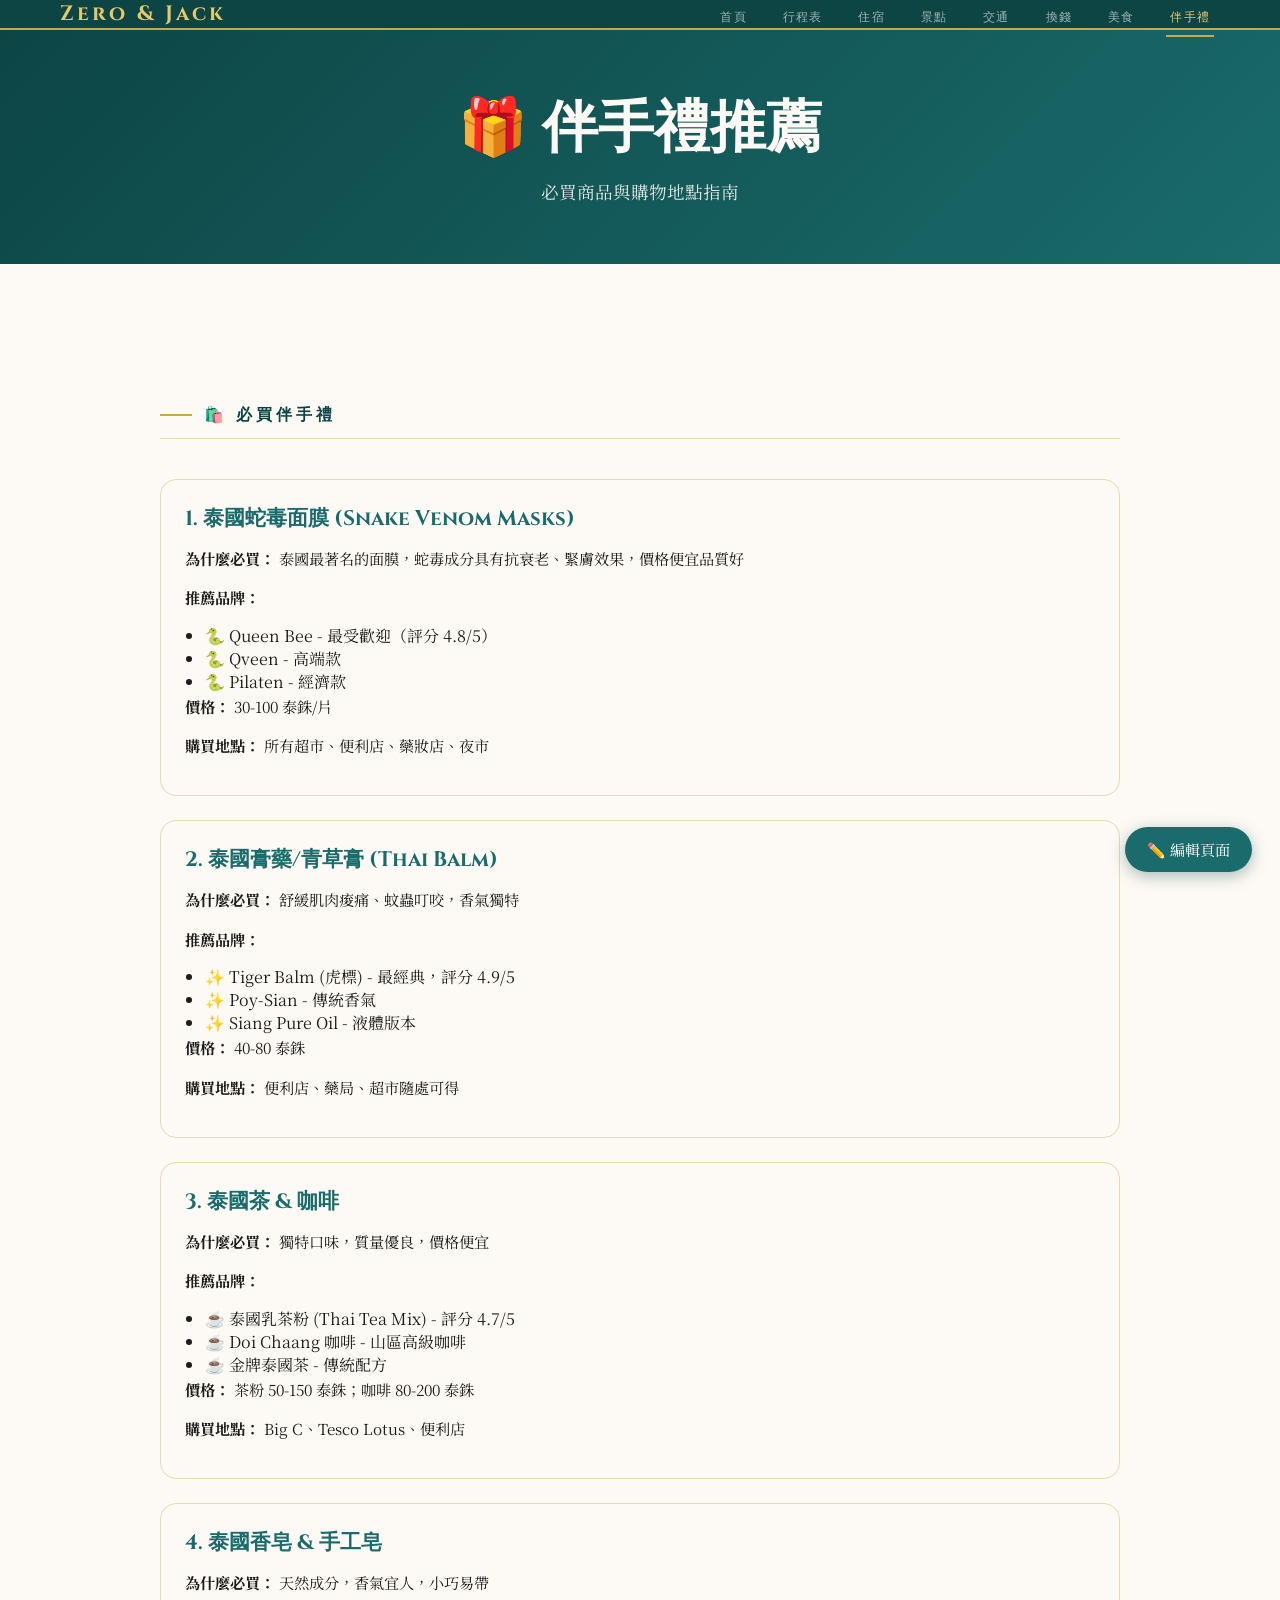
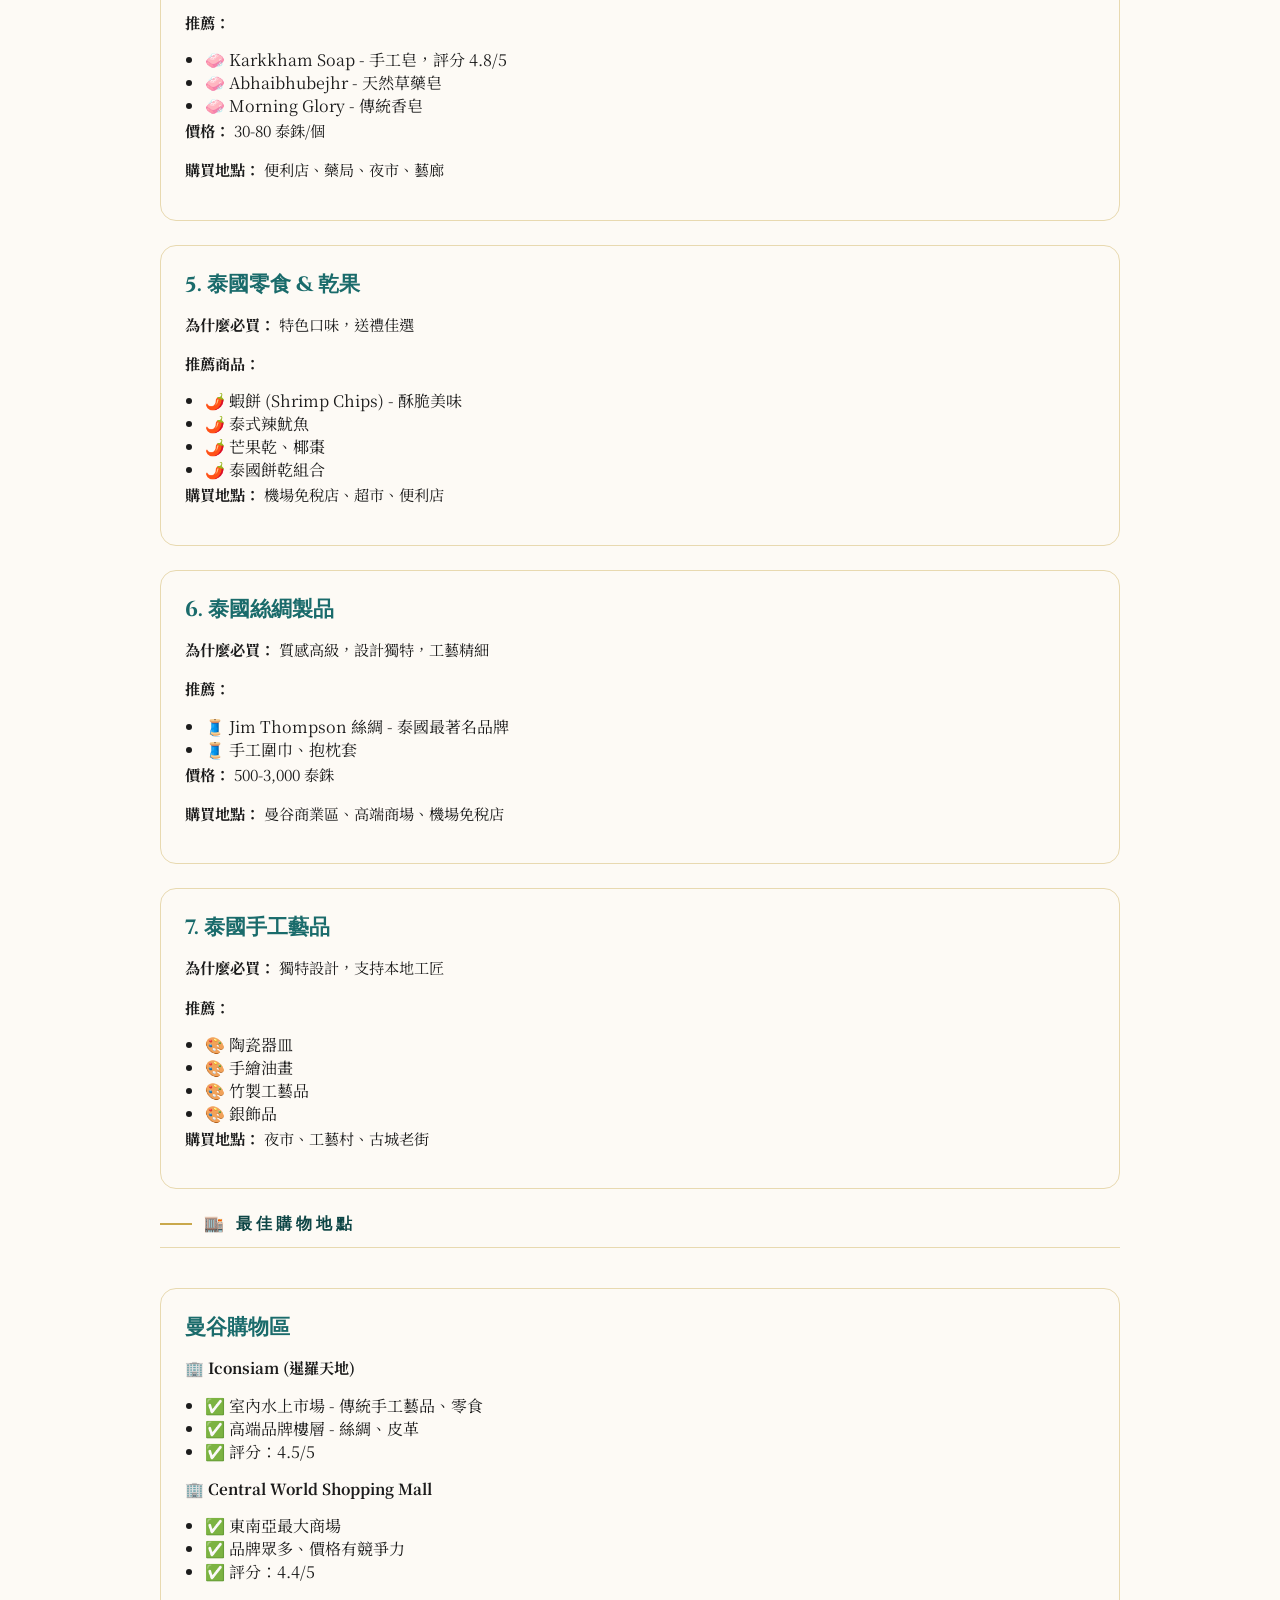
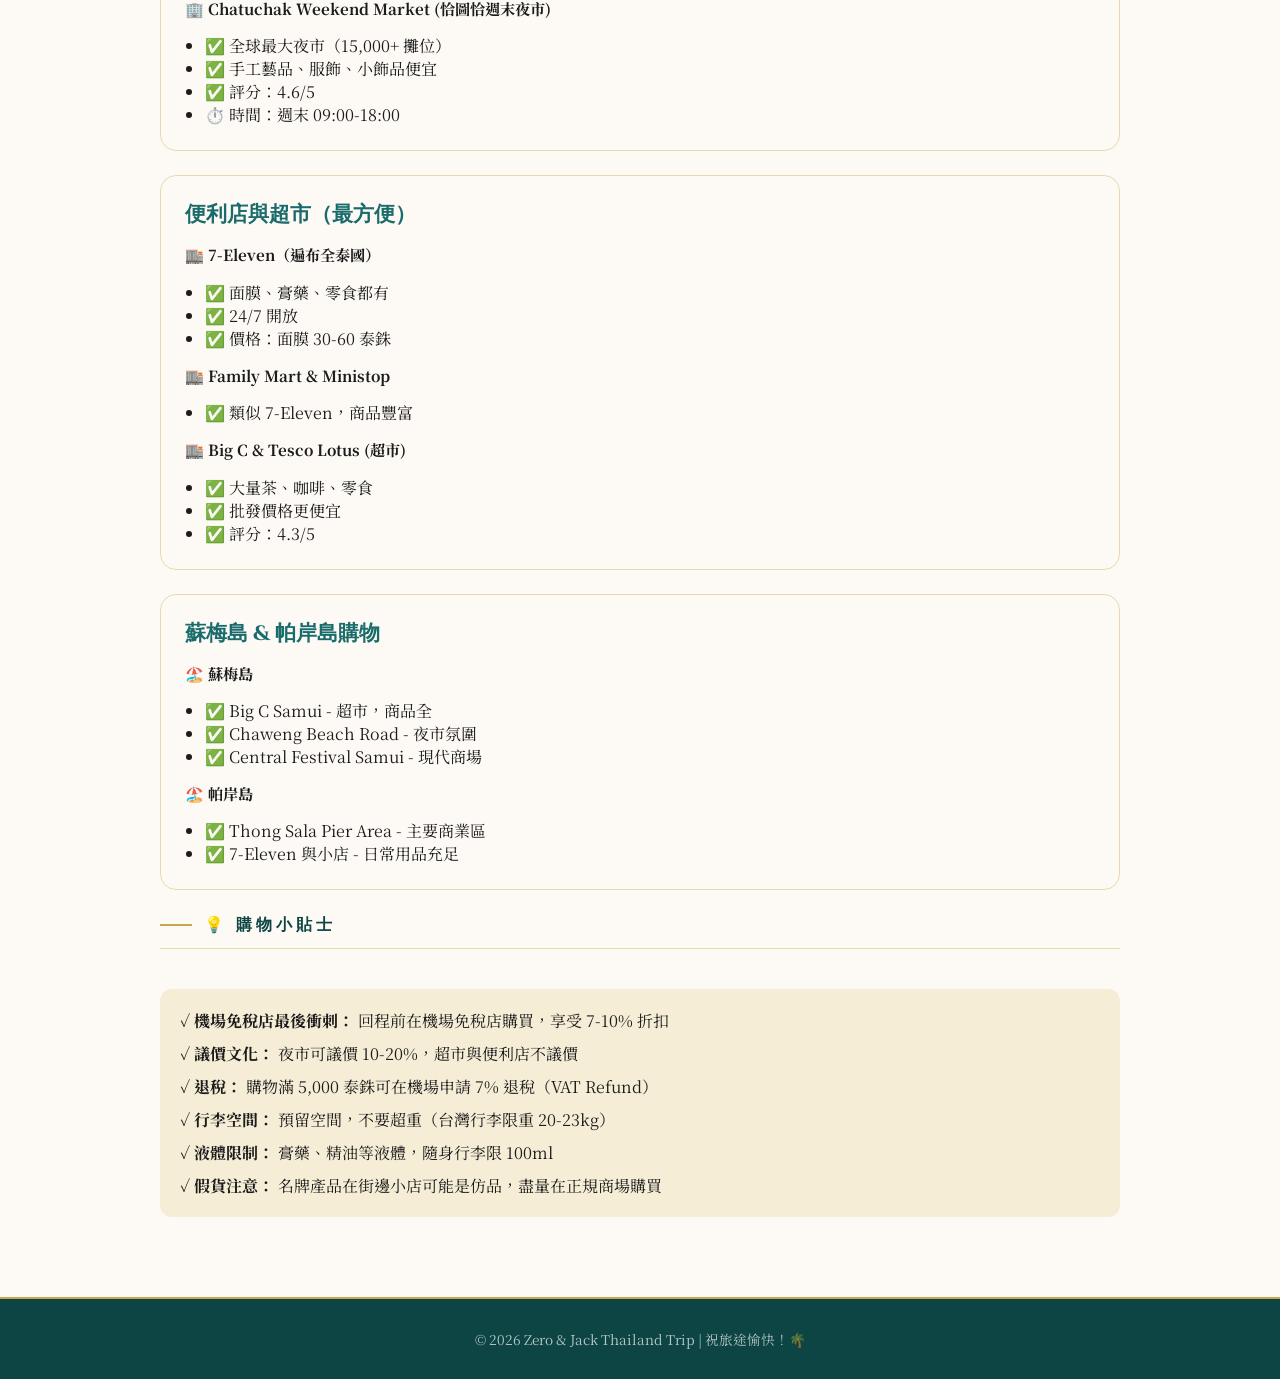
<file: pages/souvenirs.html>
<!DOCTYPE html>
<html lang="zh-TW">
<head>
  <meta charset="UTF-8">
  <meta name="viewport" content="width=device-width, initial-scale=1.0">
  <title>伴手禮推薦 - Zero & Jack 泰國之旅</title>
  <link href="https://fonts.googleapis.com/css2?family=Cinzel:wght@400;600;700&family=Noto+Serif+TC:wght@300;400;500&family=Cormorant+Garamond:ital,wght@0,300;0,500;1,300&display=swap" rel="stylesheet">
  <link rel="stylesheet" href="../css/style.css">
</head>
<body>

<nav class="navbar">
  <div class="nav-container">
    <div class="nav-logo">Zero & Jack</div>
    <ul class="nav-menu">
      <li><a href="../index.html" class="nav-link">首頁</a></li>
      <li><a href="itinerary.html" class="nav-link">行程表</a></li>
      <li><a href="hotels.html" class="nav-link">住宿</a></li>
      <li><a href="attractions.html" class="nav-link">景點</a></li>
      <li><a href="transport.html" class="nav-link">交通</a></li>
      <li><a href="money-exchange.html" class="nav-link">換錢</a></li>
      <li><a href="food.html" class="nav-link">美食</a></li>
      <li><a href="souvenirs.html" class="nav-link active">伴手禮</a></li>
    </ul>
  </div>
</nav>

<div class="page-header">
  <h1>🎁 伴手禮推薦</h1>
  <p>必買商品與購物地點指南</p>
</div>

<main class="container">

  <h2 class="sec-title">🛍️ 必買伴手禮</h2>

  <div class="card">
    <h3>1. 泰國蛇毒面膜 (Snake Venom Masks)</h3>
    <p><strong>為什麼必買：</strong> 泰國最著名的面膜，蛇毒成分具有抗衰老、緊膚效果，價格便宜品質好</p>
    <p><strong>推薦品牌：</strong></p>
    <ul style="margin-left: 20px;">
      <li>🐍 Queen Bee - 最受歡迎（評分 4.8/5）</li>
      <li>🐍 Qveen - 高端款</li>
      <li>🐍 Pilaten - 經濟款</li>
    </ul>
    <p><strong>價格：</strong> 30-100 泰銖/片</p>
    <p><strong>購買地點：</strong> 所有超市、便利店、藥妝店、夜市</p>
  </div>

  <div class="card">
    <h3>2. 泰國膏藥/青草膏 (Thai Balm)</h3>
    <p><strong>為什麼必買：</strong> 舒緩肌肉痠痛、蚊蟲叮咬，香氣獨特</p>
    <p><strong>推薦品牌：</strong></p>
    <ul style="margin-left: 20px;">
      <li>✨ Tiger Balm (虎標) - 最經典，評分 4.9/5</li>
      <li>✨ Poy-Sian - 傳統香氣</li>
      <li>✨ Siang Pure Oil - 液體版本</li>
    </ul>
    <p><strong>價格：</strong> 40-80 泰銖</p>
    <p><strong>購買地點：</strong> 便利店、藥局、超市隨處可得</p>
  </div>

  <div class="card">
    <h3>3. 泰國茶 & 咖啡</h3>
    <p><strong>為什麼必買：</strong> 獨特口味，質量優良，價格便宜</p>
    <p><strong>推薦品牌：</strong></p>
    <ul style="margin-left: 20px;">
      <li>☕ 泰國乳茶粉 (Thai Tea Mix) - 評分 4.7/5</li>
      <li>☕ Doi Chaang 咖啡 - 山區高級咖啡</li>
      <li>☕ 金牌泰國茶 - 傳統配方</li>
    </ul>
    <p><strong>價格：</strong> 茶粉 50-150 泰銖；咖啡 80-200 泰銖</p>
    <p><strong>購買地點：</strong> Big C、Tesco Lotus、便利店</p>
  </div>

  <div class="card">
    <h3>4. 泰國香皂 & 手工皂</h3>
    <p><strong>為什麼必買：</strong> 天然成分，香氣宜人，小巧易帶</p>
    <p><strong>推薦：</strong></p>
    <ul style="margin-left: 20px;">
      <li>🧼 Karkkham Soap - 手工皂，評分 4.8/5</li>
      <li>🧼 Abhaibhubejhr - 天然草藥皂</li>
      <li>🧼 Morning Glory - 傳統香皂</li>
    </ul>
    <p><strong>價格：</strong> 30-80 泰銖/個</p>
    <p><strong>購買地點：</strong> 便利店、藥局、夜市、藝廊</p>
  </div>

  <div class="card">
    <h3>5. 泰國零食 & 乾果</h3>
    <p><strong>為什麼必買：</strong> 特色口味，送禮佳選</p>
    <p><strong>推薦商品：</strong></p>
    <ul style="margin-left: 20px;">
      <li>🌶️ 蝦餅 (Shrimp Chips) - 酥脆美味</li>
      <li>🌶️ 泰式辣魷魚</li>
      <li>🌶️ 芒果乾、椰棗</li>
      <li>🌶️ 泰國餅乾組合</li>
    </ul>
    <p><strong>購買地點：</strong> 機場免稅店、超市、便利店</p>
  </div>

  <div class="card">
    <h3>6. 泰國絲綢製品</h3>
    <p><strong>為什麼必買：</strong> 質感高級，設計獨特，工藝精細</p>
    <p><strong>推薦：</strong></p>
    <ul style="margin-left: 20px;">
      <li>🧵 Jim Thompson 絲綢 - 泰國最著名品牌</li>
      <li>🧵 手工圍巾、抱枕套</li>
    </ul>
    <p><strong>價格：</strong> 500-3,000 泰銖</p>
    <p><strong>購買地點：</strong> 曼谷商業區、高端商場、機場免稅店</p>
  </div>

  <div class="card">
    <h3>7. 泰國手工藝品</h3>
    <p><strong>為什麼必買：</strong> 獨特設計，支持本地工匠</p>
    <p><strong>推薦：</strong></p>
    <ul style="margin-left: 20px;">
      <li>🎨 陶瓷器皿</li>
      <li>🎨 手繪油畫</li>
      <li>🎨 竹製工藝品</li>
      <li>🎨 銀飾品</li>
    </ul>
    <p><strong>購買地點：</strong> 夜市、工藝村、古城老街</p>
  </div>

  <h2 class="sec-title">🏬 最佳購物地點</h2>

  <div class="card">
    <h3>曼谷購物區</h3>
    <p><strong>🏢 Iconsiam (暹羅天地)</strong></p>
    <ul style="margin-left: 20px;">
      <li>✅ 室內水上市場 - 傳統手工藝品、零食</li>
      <li>✅ 高端品牌樓層 - 絲綢、皮革</li>
      <li>✅ 評分：4.5/5</li>
    </ul>
    <p style="margin-top: 12px;"><strong>🏢 Central World Shopping Mall</strong></p>
    <ul style="margin-left: 20px;">
      <li>✅ 東南亞最大商場</li>
      <li>✅ 品牌眾多、價格有競爭力</li>
      <li>✅ 評分：4.4/5</li>
    </ul>
    <p style="margin-top: 12px;"><strong>🏢 Chatuchak Weekend Market (恰圖恰週末夜市)</strong></p>
    <ul style="margin-left: 20px;">
      <li>✅ 全球最大夜市（15,000+ 攤位）</li>
      <li>✅ 手工藝品、服飾、小飾品便宜</li>
      <li>✅ 評分：4.6/5</li>
      <li>⏱️ 時間：週末 09:00-18:00</li>
    </ul>
  </div>

  <div class="card">
    <h3>便利店與超市（最方便）</h3>
    <p><strong>🏬 7-Eleven（遍布全泰國）</strong></p>
    <ul style="margin-left: 20px;">
      <li>✅ 面膜、膏藥、零食都有</li>
      <li>✅ 24/7 開放</li>
      <li>✅ 價格：面膜 30-60 泰銖</li>
    </ul>
    <p style="margin-top: 12px;"><strong>🏬 Family Mart & Ministop</strong></p>
    <ul style="margin-left: 20px;">
      <li>✅ 類似 7-Eleven，商品豐富</li>
    </ul>
    <p style="margin-top: 12px;"><strong>🏬 Big C & Tesco Lotus (超市)</strong></p>
    <ul style="margin-left: 20px;">
      <li>✅ 大量茶、咖啡、零食</li>
      <li>✅ 批發價格更便宜</li>
      <li>✅ 評分：4.3/5</li>
    </ul>
  </div>

  <div class="card">
    <h3>蘇梅島 & 帕岸島購物</h3>
    <p><strong>🏖️ 蘇梅島</strong></p>
    <ul style="margin-left: 20px;">
      <li>✅ Big C Samui - 超市，商品全</li>
      <li>✅ Chaweng Beach Road - 夜市氛圍</li>
      <li>✅ Central Festival Samui - 現代商場</li>
    </ul>
    <p style="margin-top: 12px;"><strong>🏖️ 帕岸島</strong></p>
    <ul style="margin-left: 20px;">
      <li>✅ Thong Sala Pier Area - 主要商業區</li>
      <li>✅ 7-Eleven 與小店 - 日常用品充足</li>
    </ul>
  </div>

  <h2 class="sec-title">💡 購物小貼士</h2>

  <div style="background: #F5EDD6; border-radius: 12px; padding: 20px;">
    <ul style="list-style: none;">
      <li style="margin-bottom: 10px;">✓ <strong>機場免稅店最後衝刺：</strong> 回程前在機場免稅店購買，享受 7-10% 折扣</li>
      <li style="margin-bottom: 10px;">✓ <strong>議價文化：</strong> 夜市可議價 10-20%，超市與便利店不議價</li>
      <li style="margin-bottom: 10px;">✓ <strong>退稅：</strong> 購物滿 5,000 泰銖可在機場申請 7% 退稅（VAT Refund）</li>
      <li style="margin-bottom: 10px;">✓ <strong>行李空間：</strong> 預留空間，不要超重（台灣行李限重 20-23kg）</li>
      <li style="margin-bottom: 10px;">✓ <strong>液體限制：</strong> 膏藥、精油等液體，隨身行李限 100ml</li>
      <li style="margin-bottom: 0;">✓ <strong>假貨注意：</strong> 名牌產品在街邊小店可能是仿品，盡量在正規商場購買</li>
    </ul>
  </div>

</main>

<footer class="footer">
  <p>&copy; 2026 Zero & Jack Thailand Trip | 祝旅途愉快！🌴</p>
</footer>

<script src="../js/script.js"></script>
</body>
</html>
</file>
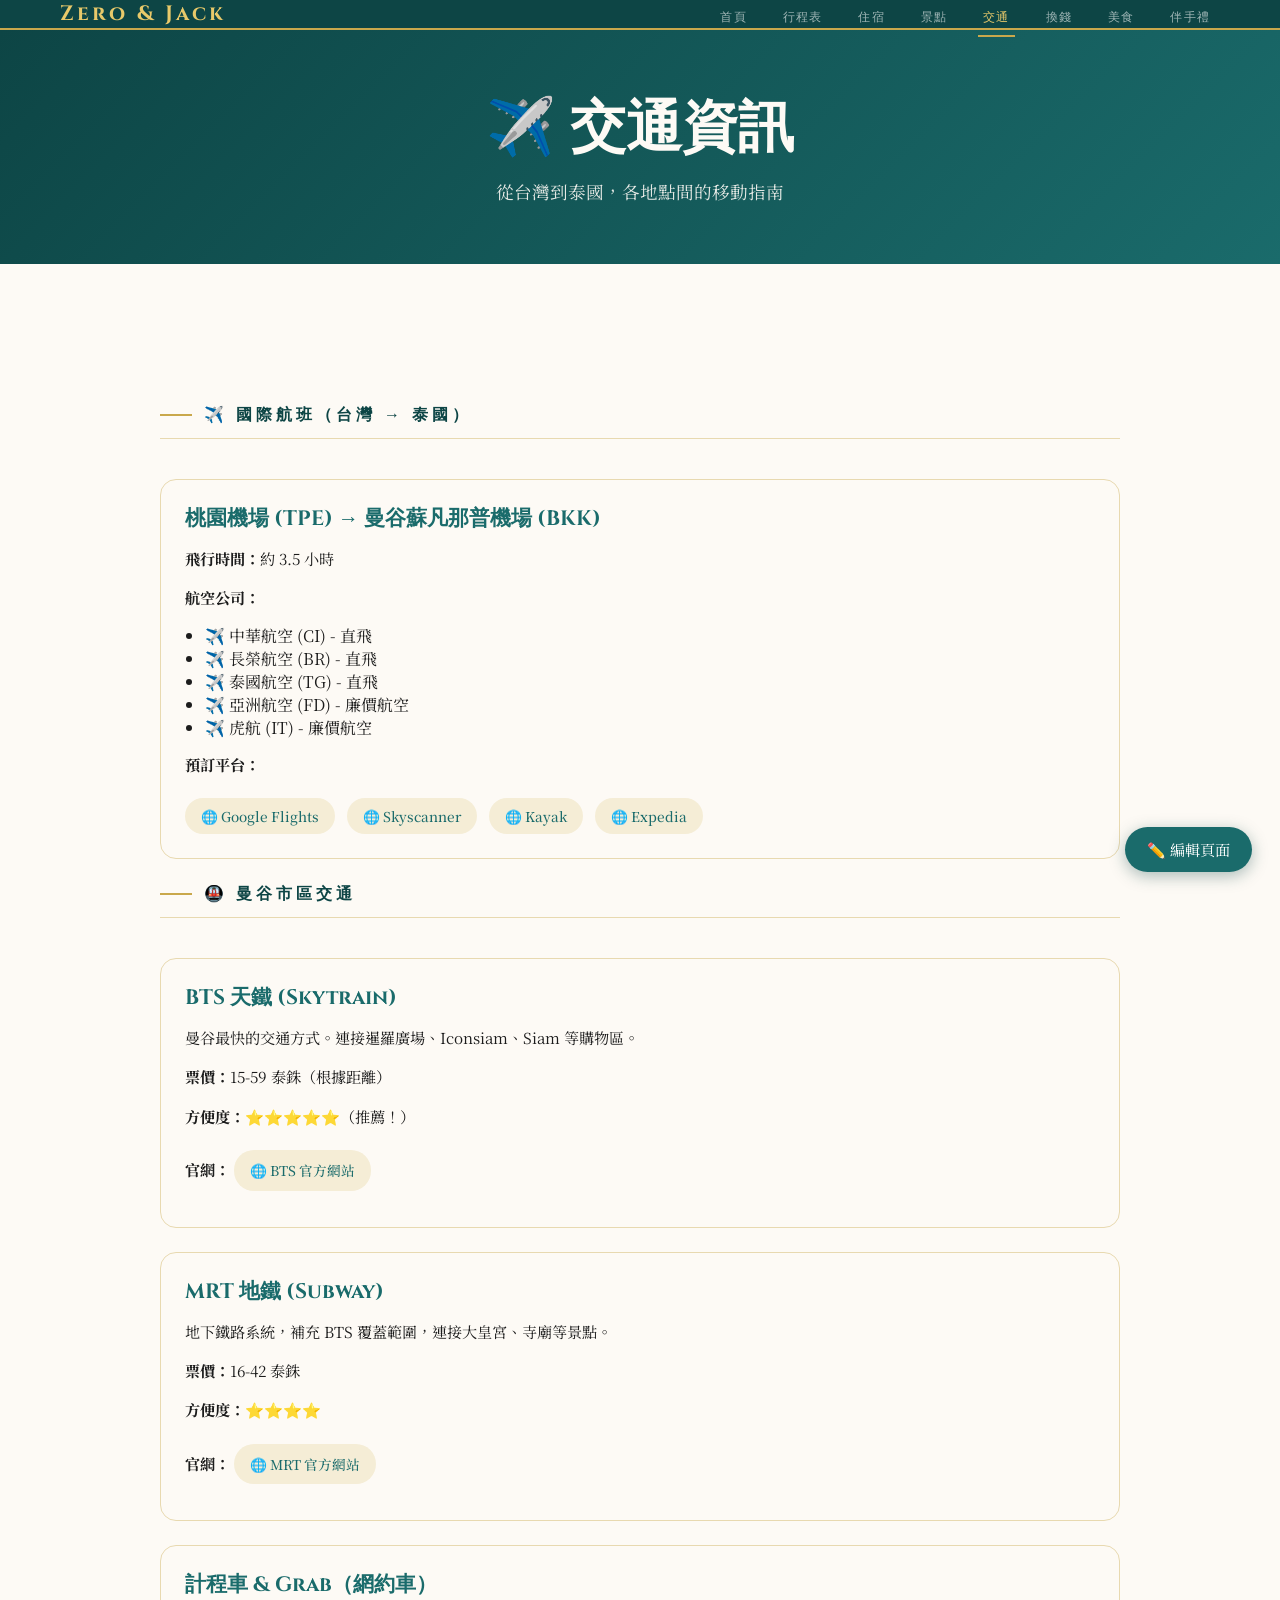
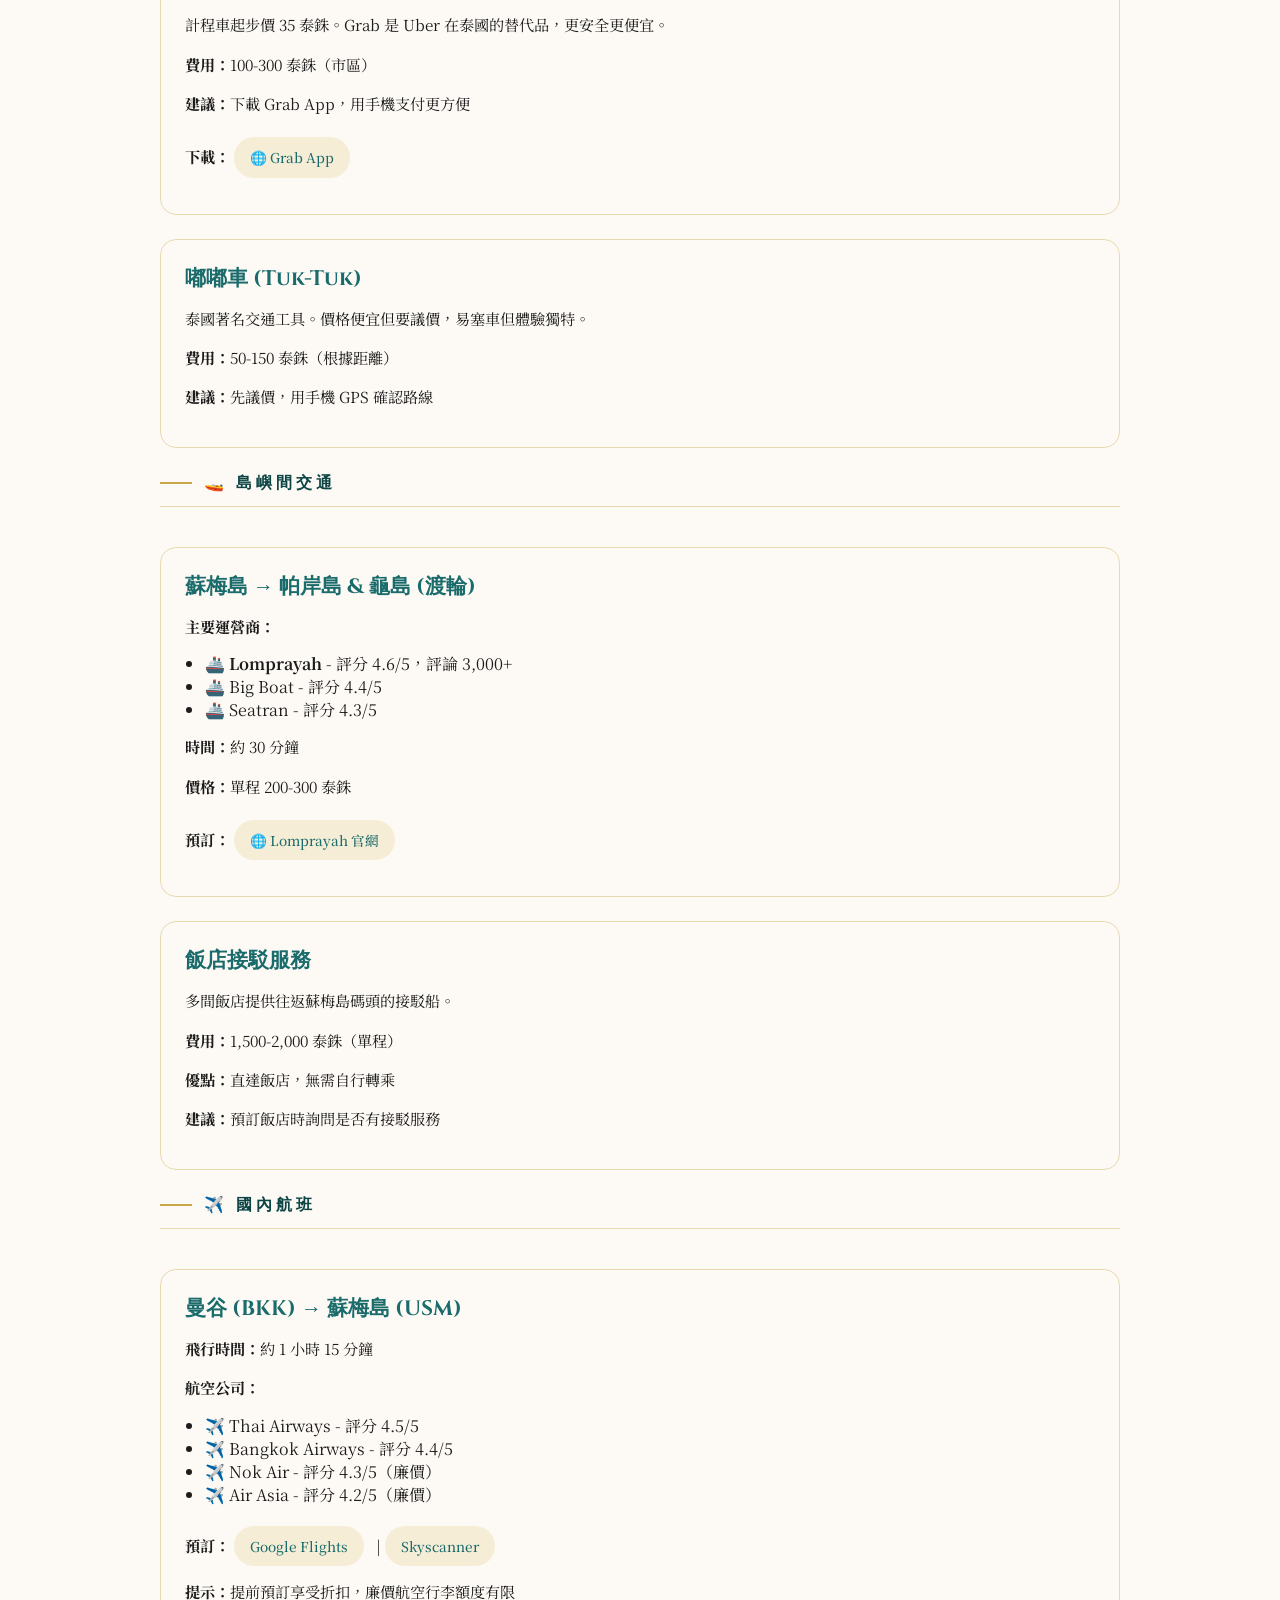
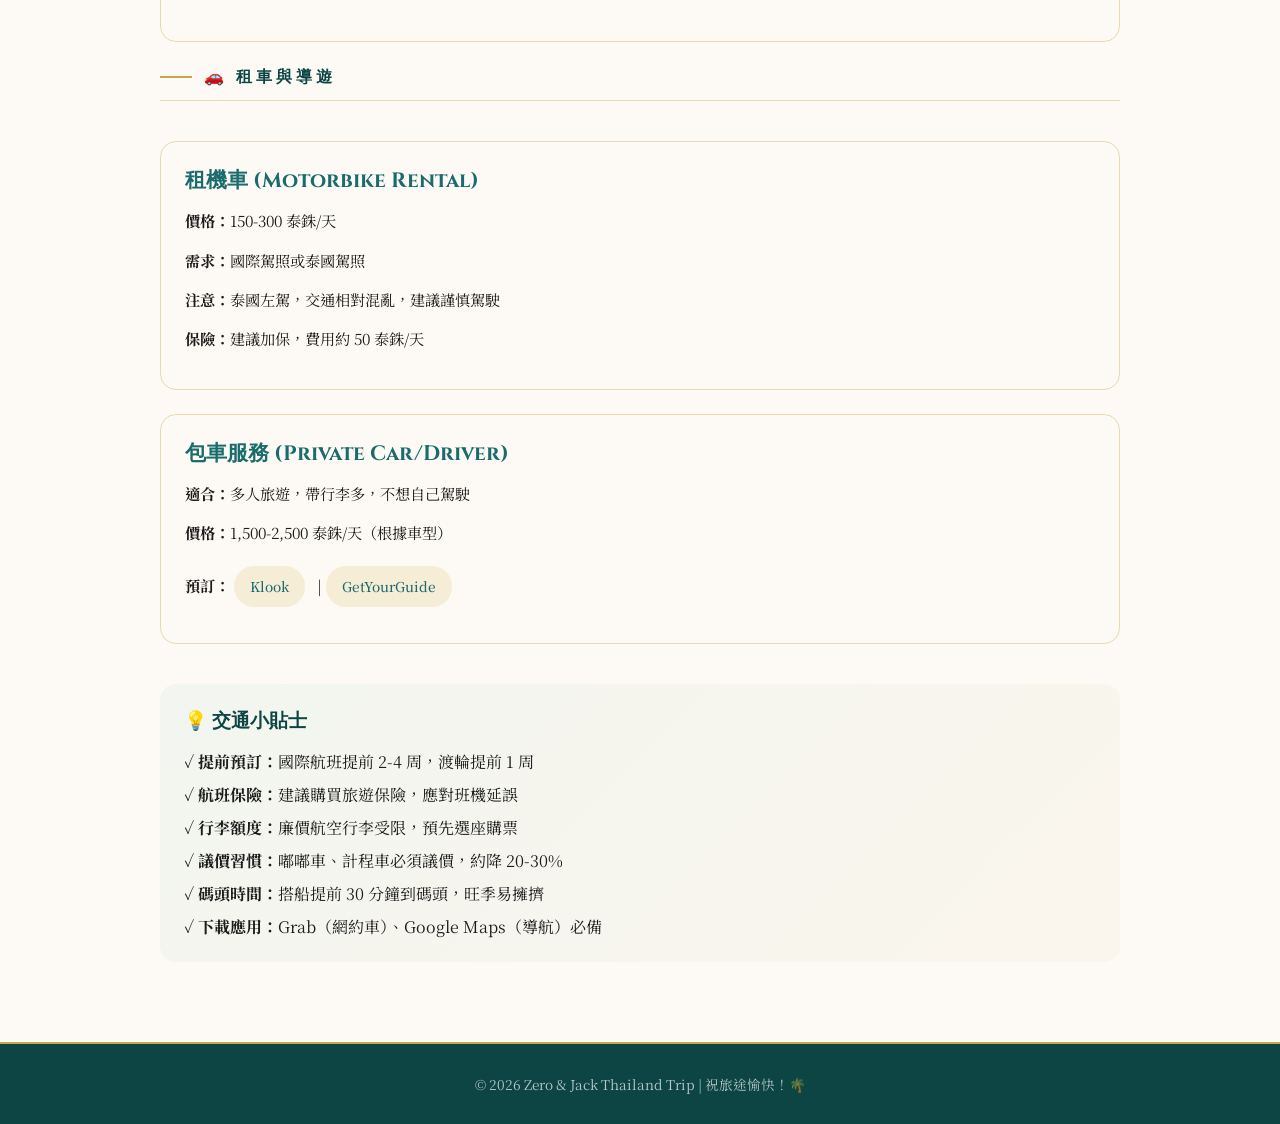
<file: pages/transport.html>
<!DOCTYPE html>
<html lang="zh-TW">
<head>
  <meta charset="UTF-8">
  <meta name="viewport" content="width=device-width, initial-scale=1.0">
  <title>交通資訊 - Zero & Jack 泰國之旅</title>
  <link href="https://fonts.googleapis.com/css2?family=Cinzel:wght@400;600;700&family=Noto+Serif+TC:wght@300;400;500&family=Cormorant+Garamond:ital,wght@0,300;0,500;1,300&display=swap" rel="stylesheet">
  <link rel="stylesheet" href="../css/style.css">
  <style>
    .transport-table { width: 100%; border-collapse: collapse; margin: 20px 0; }
    .transport-table th { background: #1A6B6B; color: white; padding: 12px; text-align: left; }
    .transport-table td { padding: 12px; border-bottom: 1px solid #E8D9B0; }
    .transport-table tr:hover { background: #F5EDD6; }
  </style>
</head>
<body>

<!-- NAV -->
<nav class="navbar">
  <div class="nav-container">
    <div class="nav-logo">Zero & Jack</div>
    <ul class="nav-menu">
      <li><a href="../index.html" class="nav-link">首頁</a></li>
      <li><a href="itinerary.html" class="nav-link">行程表</a></li>
      <li><a href="hotels.html" class="nav-link">住宿</a></li>
      <li><a href="attractions.html" class="nav-link">景點</a></li>
      <li><a href="transport.html" class="nav-link active">交通</a></li>
      <li><a href="money-exchange.html" class="nav-link">換錢</a></li>
      <li><a href="food.html" class="nav-link">美食</a></li>
      <li><a href="souvenirs.html" class="nav-link">伴手禮</a></li>
    </ul>
  </div>
</nav>

<!-- PAGE HEADER -->
<div class="page-header">
  <h1>✈️ 交通資訊</h1>
  <p>從台灣到泰國，各地點間的移動指南</p>
</div>

<!-- CONTENT -->
<main class="container">

  <!-- 國際航班 -->
  <h2 class="sec-title">✈️ 國際航班（台灣 → 泰國）</h2>

  <div class="card">
    <h3>桃園機場 (TPE) → 曼谷蘇凡那普機場 (BKK)</h3>
    <p><strong>飛行時間：</strong>約 3.5 小時</p>
    <p><strong>航空公司：</strong></p>
    <ul style="margin-left: 20px;">
      <li>✈️ 中華航空 (CI) - 直飛</li>
      <li>✈️ 長榮航空 (BR) - 直飛</li>
      <li>✈️ 泰國航空 (TG) - 直飛</li>
      <li>✈️ 亞洲航空 (FD) - 廉價航空</li>
      <li>✈️ 虎航 (IT) - 廉價航空</li>
    </ul>
    <p style="margin-top: 12px;"><strong>預訂平台：</strong></p>
    <a href="https://www.google.com/flights/?hl=zh-TW" target="_blank" class="external-link">🌐 Google Flights</a>
    <a href="https://www.skyscanner.com.tw/" target="_blank" class="external-link">🌐 Skyscanner</a>
    <a href="https://www.kayak.com/" target="_blank" class="external-link">🌐 Kayak</a>
    <a href="https://www.expedia.com.tw/" target="_blank" class="external-link">🌐 Expedia</a>
  </div>

  <!-- 曼谷市區交通 -->
  <h2 class="sec-title">🚇 曼谷市區交通</h2>

  <div class="card">
    <h3>BTS 天鐵 (Skytrain)</h3>
    <p>曼谷最快的交通方式。連接暹羅廣場、Iconsiam、Siam 等購物區。</p>
    <p><strong>票價：</strong>15-59 泰銖（根據距離）</p>
    <p><strong>方便度：</strong>⭐⭐⭐⭐⭐（推薦！）</p>
    <p><strong>官網：</strong> <a href="https://www.bts.co.th/" target="_blank" class="external-link">🌐 BTS 官方網站</a></p>
  </div>

  <div class="card">
    <h3>MRT 地鐵 (Subway)</h3>
    <p>地下鐵路系統，補充 BTS 覆蓋範圍，連接大皇宮、寺廟等景點。</p>
    <p><strong>票價：</strong>16-42 泰銖</p>
    <p><strong>方便度：</strong>⭐⭐⭐⭐</p>
    <p><strong>官網：</strong> <a href="https://www.mrta.co.th/" target="_blank" class="external-link">🌐 MRT 官方網站</a></p>
  </div>

  <div class="card">
    <h3>計程車 & Grab（網約車）</h3>
    <p>計程車起步價 35 泰銖。Grab 是 Uber 在泰國的替代品，更安全更便宜。</p>
    <p><strong>費用：</strong>100-300 泰銖（市區）</p>
    <p><strong>建議：</strong>下載 Grab App，用手機支付更方便</p>
    <p><strong>下載：</strong> <a href="https://grab.com/" target="_blank" class="external-link">🌐 Grab App</a></p>
  </div>

  <div class="card">
    <h3>嘟嘟車 (Tuk-Tuk)</h3>
    <p>泰國著名交通工具。價格便宜但要議價，易塞車但體驗獨特。</p>
    <p><strong>費用：</strong>50-150 泰銖（根據距離）</p>
    <p><strong>建議：</strong>先議價，用手機 GPS 確認路線</p>
  </div>

  <!-- 島嶼間交通 -->
  <h2 class="sec-title">🚤 島嶼間交通</h2>

  <div class="card">
    <h3>蘇梅島 → 帕岸島 & 龜島 (渡輪)</h3>
    <p><strong>主要運營商：</strong></p>
    <ul style="margin-left: 20px;">
      <li>🚢 <strong>Lomprayah</strong> - 評分 4.6/5，評論 3,000+</li>
      <li>🚢 Big Boat - 評分 4.4/5</li>
      <li>🚢 Seatran - 評分 4.3/5</li>
    </ul>
    <p style="margin-top: 12px;"><strong>時間：</strong>約 30 分鐘</p>
    <p><strong>價格：</strong>單程 200-300 泰銖</p>
    <p><strong>預訂：</strong> <a href="https://www.lomprayah.com/" target="_blank" class="external-link">🌐 Lomprayah 官網</a></p>
  </div>

  <div class="card">
    <h3>飯店接駁服務</h3>
    <p>多間飯店提供往返蘇梅島碼頭的接駁船。</p>
    <p><strong>費用：</strong>1,500-2,000 泰銖（單程）</p>
    <p><strong>優點：</strong>直達飯店，無需自行轉乘</p>
    <p><strong>建議：</strong>預訂飯店時詢問是否有接駁服務</p>
  </div>

  <!-- 國內航班 -->
  <h2 class="sec-title">✈️ 國內航班</h2>

  <div class="card">
    <h3>曼谷 (BKK) → 蘇梅島 (USM)</h3>
    <p><strong>飛行時間：</strong>約 1 小時 15 分鐘</p>
    <p><strong>航空公司：</strong></p>
    <ul style="margin-left: 20px;">
      <li>✈️ Thai Airways - 評分 4.5/5</li>
      <li>✈️ Bangkok Airways - 評分 4.4/5</li>
      <li>✈️ Nok Air - 評分 4.3/5（廉價）</li>
      <li>✈️ Air Asia - 評分 4.2/5（廉價）</li>
    </ul>
    <p style="margin-top: 12px;"><strong>預訂：</strong> <a href="https://www.google.com/flights/?hl=zh-TW" target="_blank" class="external-link">Google Flights</a> | <a href="https://www.skyscanner.com.tw/" target="_blank" class="external-link">Skyscanner</a></p>
    <p><strong>提示：</strong>提前預訂享受折扣，廉價航空行李額度有限</p>
  </div>

  <!-- 租車與導遊 -->
  <h2 class="sec-title">🚗 租車與導遊</h2>

  <div class="card">
    <h3>租機車 (Motorbike Rental)</h3>
    <p><strong>價格：</strong>150-300 泰銖/天</p>
    <p><strong>需求：</strong>國際駕照或泰國駕照</p>
    <p><strong>注意：</strong>泰國左駕，交通相對混亂，建議謹慎駕駛</p>
    <p><strong>保險：</strong>建議加保，費用約 50 泰銖/天</p>
  </div>

  <div class="card">
    <h3>包車服務 (Private Car/Driver)</h3>
    <p><strong>適合：</strong>多人旅遊，帶行李多，不想自己駕駛</p>
    <p><strong>價格：</strong>1,500-2,500 泰銖/天（根據車型）</p>
    <p><strong>預訂：</strong> <a href="https://www.klook.com/search?query=private%20car%20thailand" target="_blank" class="external-link">Klook</a> | <a href="https://www.getyourguide.com/s/?q=private%20driver%20thailand" target="_blank" class="external-link">GetYourGuide</a></p>
  </div>

  <!-- 交通小貼士 -->
  <section style="background: linear-gradient(135deg, rgba(42, 155, 143, 0.05) 0%, rgba(201, 168, 76, 0.05) 100%); border-radius: 16px; padding: 24px; margin-top: 40px;">
    <h3 style="font-family: 'Cinzel', serif; color: #0D4545; margin-bottom: 16px;">💡 交通小貼士</h3>
    <ul style="list-style: none; padding-left: 0;">
      <li style="margin-bottom: 10px;">✓ <strong>提前預訂：</strong>國際航班提前 2-4 周，渡輪提前 1 周</li>
      <li style="margin-bottom: 10px;">✓ <strong>航班保險：</strong>建議購買旅遊保險，應對班機延誤</li>
      <li style="margin-bottom: 10px;">✓ <strong>行李額度：</strong>廉價航空行李受限，預先選座購票</li>
      <li style="margin-bottom: 10px;">✓ <strong>議價習慣：</strong>嘟嘟車、計程車必須議價，約降 20-30%</li>
      <li style="margin-bottom: 10px;">✓ <strong>碼頭時間：</strong>搭船提前 30 分鐘到碼頭，旺季易擁擠</li>
      <li style="margin-bottom: 0;">✓ <strong>下載應用：</strong>Grab（網約車）、Google Maps（導航）必備</li>
    </ul>
  </section>

</main>

<!-- FOOTER -->
<footer class="footer">
  <p>&copy; 2026 Zero & Jack Thailand Trip | 祝旅途愉快！🌴</p>
</footer>

<script src="../js/script.js"></script>
</file>
<file: css/style.css>
:root {
  --gold: #C9A84C;
  --gold-l: #E8C96A;
  --teal: #1A6B6B;
  --teal-d: #0D4545;
  --teal-l: #2A9B8F;
  --coral: #E8734A;
  --sand: #F5EDD6;
  --sand-d: #E8D9B0;
  --ink: #1C1C1C;
  --white: #FDFAF5;
}

* {
  margin: 0;
  padding: 0;
  box-sizing: border-box;
}

html {
  scroll-behavior: smooth;
}

body {
  font-family: 'Noto Serif TC', serif;
  background: var(--white);
  color: var(--ink);
  overflow-x: hidden;
}

/* NAVBAR */
.navbar {
  position: sticky;
  top: 0;
  z-index: 100;
  background: var(--teal-d);
  border-bottom: 2px solid var(--gold);
}

.nav-container {
  max-width: 1200px;
  margin: 0 auto;
  display: flex;
  justify-content: space-between;
  align-items: center;
  padding: 0 20px;
}

.nav-logo {
  font-family: 'Cinzel', serif;
  font-size: 1.3rem;
  font-weight: 700;
  color: var(--gold-l);
  letter-spacing: 0.15em;
}

.nav-menu {
  display: flex;
  list-style: none;
  gap: 1rem;
  flex-wrap: wrap;
}

.nav-link {
  font-family: 'Cinzel', serif;
  font-size: 0.75rem;
  letter-spacing: 0.1em;
  color: rgba(255, 255, 255, 0.6);
  text-decoration: none;
  padding: 12px 10px;
  transition: color 0.3s;
  position: relative;
}

.nav-link:hover,
.nav-link.active {
  color: var(--gold-l);
}

.nav-link::after {
  content: '';
  position: absolute;
  bottom: 0;
  left: 50%;
  right: 50%;
  height: 2px;
  background: var(--gold);
  transition: left 0.3s, right 0.3s;
}

.nav-link:hover::after,
.nav-link.active::after {
  left: 10%;
  right: 10%;
}

/* HERO */
.hero {
  min-height: 100vh;
  background: linear-gradient(170deg, #071c1c 0%, #0d3535 35%, #1a5a50 65%, #2a7a65 100%);
  position: relative;
  display: flex;
  align-items: center;
  justify-content: center;
  overflow: hidden;
}

.hero-bg {
  position: absolute;
  inset: 0;
  background: url('https://images.unsplash.com/photo-1552465011-b4e21bf6e79a?w=1600&q=70&fit=crop') center/cover no-repeat;
  opacity: 0.25;
}

.hero::before {
  content: '';
  position: absolute;
  inset: 0;
  background: radial-gradient(ellipse 80% 60% at 20% 80%, rgba(201, 168, 76, 0.15) 0%, transparent 60%),
              radial-gradient(ellipse 60% 80% at 80% 20%, rgba(42, 155, 143, 0.2) 0%, transparent 60%);
}

.hero::after {
  content: '';
  position: absolute;
  bottom: 0;
  left: 0;
  right: 0;
  height: 70px;
  background: var(--white);
  clip-path: polygon(0 100%, 100% 100%, 100% 40%, 97% 60%, 94% 40%, 91% 60%, 88% 40%, 85% 60%, 82% 40%, 79% 60%, 76% 40%, 73% 60%, 70% 40%, 67% 60%, 64% 40%, 61% 60%, 58% 40%, 55% 60%, 52% 40%, 49% 60%, 46% 40%, 43% 60%, 40% 40%, 37% 60%, 34% 40%, 31% 60%, 28% 40%, 25% 60%, 22% 40%, 19% 60%, 16% 40%, 13% 60%, 10% 40%, 7% 60%, 4% 40%, 1% 60%, 0 40%);
}

.hero-content {
  position: relative;
  z-index: 2;
  text-align: center;
  padding: 40px 20px;
}

.eyebrow {
  font-family: 'Cinzel', serif;
  font-size: 0.8rem;
  letter-spacing: 0.4em;
  color: var(--gold-l);
  margin-bottom: 20px;
}

.hero-title {
  font-family: 'Cinzel', serif;
  font-size: clamp(3rem, 8vw, 6.5rem);
  font-weight: 700;
  color: var(--white);
  line-height: 0.9;
  text-shadow: 0 4px 40px rgba(0, 0, 0, 0.4);
}

.hero-title span {
  display: block;
  color: var(--gold);
  font-size: 0.55em;
  font-weight: 400;
  letter-spacing: 0.15em;
  margin-top: 10px;
}

.hero-sub {
  font-family: 'Cormorant Garamond', serif;
  font-size: clamp(1.1rem, 2.5vw, 1.6rem);
  color: rgba(255, 255, 255, 0.75);
  font-style: italic;
  margin: 22px 0;
}

.hero-dates {
  display: inline-flex;
  align-items: center;
  gap: 16px;
  background: rgba(255, 255, 255, 0.1);
  border: 1px solid rgba(201, 168, 76, 0.4);
  border-radius: 60px;
  padding: 12px 32px;
  backdrop-filter: blur(10px);
  margin: 20px 0;
}

.hero-dates .dl {
  font-family: 'Cinzel', serif;
  font-size: 0.8rem;
  letter-spacing: 0.2em;
  color: var(--gold-l);
}

.hero-dates .sep {
  color: rgba(255, 255, 255, 0.3);
}

.route-strip {
  display: flex;
  align-items: center;
  justify-content: center;
  flex-wrap: wrap;
  gap: 0;
  margin-top: 28px;
}

.rnode {
  display: flex;
  flex-direction: column;
  align-items: center;
  gap: 3px;
}

.rnode .city {
  font-family: 'Cinzel', serif;
  font-size: 0.7rem;
  letter-spacing: 0.15em;
  color: var(--white);
  opacity: 0.9;
}

.rnode .nights {
  font-size: 0.62rem;
  color: var(--gold-l);
  opacity: 0.8;
}

.rarrow {
  width: 36px;
  height: 1px;
  background: linear-gradient(90deg, var(--gold), transparent 50%, var(--gold));
  margin: 0 4px;
  position: relative;
  top: -8px;
  opacity: 0.55;
}

/* CONTAINER */
.container {
  max-width: 1000px;
  margin: 0 auto;
  padding: 80px 20px;
}

/* SECTION TITLE */
.sec-title {
  font-family: 'Cinzel', serif;
  font-size: 1rem;
  letter-spacing: 0.25em;
  color: var(--teal-d);
  margin-bottom: 40px;
  padding-bottom: 12px;
  border-bottom: 1px solid var(--sand-d);
  display: flex;
  align-items: center;
  gap: 12px;
  text-transform: uppercase;
}

.sec-title::before {
  content: '';
  display: block;
  width: 32px;
  height: 2px;
  background: var(--gold);
  flex-shrink: 0;
}

/* OVERVIEW */
.ov-grid {
  display: grid;
  grid-template-columns: repeat(auto-fit, minmax(160px, 1fr));
  gap: 14px;
  margin-bottom: 52px;
}

.ov-card {
  background: var(--sand);
  border-radius: 16px;
  padding: 18px 14px;
  text-align: center;
  border: 1px solid var(--sand-d);
  transition: transform 0.3s, box-shadow 0.3s;
}

.ov-card:hover {
  transform: translateY(-4px);
  box-shadow: 0 12px 40px rgba(13, 69, 69, 0.12);
}

.ov-icon {
  font-size: 1.7rem;
  margin-bottom: 6px;
  display: block;
}

.ov-num {
  font-family: 'Cinzel', serif;
  font-size: 1.9rem;
  font-weight: 700;
  color: var(--teal);
  line-height: 1;
}

.ov-label {
  font-size: 0.72rem;
  color: var(--teal-d);
  opacity: 0.7;
  margin-top: 4px;
}

/* HIGHLIGHTS */
.highlight-grid {
  display: grid;
  grid-template-columns: repeat(auto-fit, minmax(280px, 1fr));
  gap: 24px;
  margin-bottom: 40px;
}

.highlight-card {
  background: linear-gradient(135deg, rgba(42, 155, 143, 0.05) 0%, rgba(201, 168, 76, 0.05) 100%);
  border: 1px solid var(--sand-d);
  border-radius: 16px;
  padding: 24px;
  text-align: center;
  transition: transform 0.3s, box-shadow 0.3s;
}

.highlight-card:hover {
  transform: translateY(-8px);
  box-shadow: 0 16px 40px rgba(13, 69, 69, 0.1);
}

.highlight-icon {
  font-size: 2.5rem;
  margin-bottom: 12px;
  display: block;
}

.highlight-card h3 {
  font-family: 'Cinzel', serif;
  font-size: 1.1rem;
  color: var(--teal-d);
  margin-bottom: 8px;
}

.highlight-card p {
  font-size: 0.9rem;
  color: var(--ink);
  opacity: 0.75;
  line-height: 1.6;
}

/* ITINERARY PREVIEW */
.preview-cards {
  display: grid;
  grid-template-columns: repeat(auto-fit, minmax(240px, 1fr));
  gap: 20px;
  margin-bottom: 40px;
}

.prev-card {
  background: var(--sand);
  border: 1px solid var(--sand-d);
  border-radius: 12px;
  padding: 24px;
  transition: all 0.3s;
}

.prev-card:hover {
  transform: translateY(-8px);
  box-shadow: 0 12px 30px rgba(13, 69, 69, 0.15);
}

.prev-day {
  font-family: 'Cinzel', serif;
  font-size: 1.3rem;
  font-weight: 700;
  color: var(--teal);
  margin-bottom: 4px;
}

.prev-date {
  font-family: 'Cinzel', serif;
  font-size: 0.8rem;
  color: var(--gold);
  margin-bottom: 12px;
  letter-spacing: 0.15em;
}

.prev-card p {
  font-size: 0.95rem;
  color: var(--ink);
  margin-bottom: 16px;
  line-height: 1.6;
}

.prev-link {
  color: var(--teal);
  text-decoration: none;
  font-weight: 500;
  transition: color 0.3s;
}

.prev-link:hover {
  color: var(--gold);
}

/* QUICK LINKS */
.links-grid {
  display: grid;
  grid-template-columns: repeat(auto-fit, minmax(180px, 1fr));
  gap: 16px;
}

.link-box {
  background: linear-gradient(135deg, var(--teal-l) 0%, var(--teal) 100%);
  border-radius: 12px;
  padding: 24px;
  text-align: center;
  text-decoration: none;
  color: var(--white);
  transition: all 0.3s;
}

.link-box:hover {
  transform: translateY(-8px);
  box-shadow: 0 12px 30px rgba(26, 107, 107, 0.3);
}

.link-icon {
  font-size: 2.5rem;
  display: block;
  margin-bottom: 12px;
}

.link-text {
  font-family: 'Cinzel', serif;
  font-size: 0.95rem;
  letter-spacing: 0.1em;
  display: block;
}

/* BUTTONS */
.btn-primary {
  display: inline-block;
  background: linear-gradient(135deg, var(--teal-l) 0%, var(--teal) 100%);
  color: var(--white);
  padding: 14px 36px;
  border-radius: 50px;
  text-decoration: none;
  font-family: 'Cinzel', serif;
  font-size: 0.85rem;
  letter-spacing: 0.1em;
  transition: all 0.3s;
}

.btn-primary:hover {
  transform: translateY(-2px);
  box-shadow: 0 8px 24px rgba(26, 107, 107, 0.3);
}

/* FOOTER */
.footer {
  background: var(--teal-d);
  color: rgba(255, 255, 255, 0.7);
  text-align: center;
  padding: 30px 20px;
  font-size: 0.85rem;
  border-top: 2px solid var(--gold);
}

/* PAGE SECTIONS */
.page-header {
  background: linear-gradient(135deg, var(--teal-d) 0%, var(--teal) 100%);
  color: var(--white);
  padding: 60px 20px;
  margin-bottom: 60px;
  text-align: center;
}

.page-header h1 {
  font-family: 'Cinzel', serif;
  font-size: clamp(2rem, 5vw, 3.5rem);
  margin-bottom: 12px;
}

.page-header p {
  font-size: 1.1rem;
  opacity: 0.9;
}

/* CARDS */
.card {
  background: var(--white);
  border: 1px solid var(--sand-d);
  border-radius: 16px;
  padding: 24px;
  margin-bottom: 24px;
  transition: all 0.3s;
}

.card:hover {
  box-shadow: 0 8px 24px rgba(13, 69, 69, 0.1);
}

.card h3 {
  font-family: 'Cinzel', serif;
  font-size: 1.3rem;
  color: var(--teal);
  margin-bottom: 12px;
}

.card p {
  font-size: 0.95rem;
  line-height: 1.8;
  color: var(--ink);
  margin-bottom: 12px;
}

/* LINKS */
.external-link {
  display: inline-block;
  background: var(--sand);
  color: var(--teal);
  padding: 8px 16px;
  border-radius: 20px;
  text-decoration: none;
  font-size: 0.85rem;
  font-weight: 500;
  margin-right: 8px;
  margin-top: 8px;
  transition: all 0.3s;
}

.external-link:hover {
  background: var(--gold);
  color: var(--white);
}

/* RATING */
.rating {
  color: var(--gold);
  font-size: 0.9rem;
  margin: 8px 0;
}

.rating strong {
  color: var(--teal-d);
}

/* RESPONSIVE */
@media (max-width: 768px) {
  .nav-menu {
    gap: 0.5rem;
  }

  .nav-link {
    font-size: 0.65rem;
    padding: 10px 6px;
  }

  .container {
    padding: 60px 15px;
  }

  .hero-title {
    font-size: 2.5rem;
  }

  .sec-title {
    font-size: 0.85rem;
  }

  .highlight-grid,
  .preview-cards,
  .links-grid {
    grid-template-columns: 1fr;
  }
}

/* ─── EDIT MODE ─────────────────────────────────────────── */
#edit-toggle-btn {
  position: fixed;
  bottom: 28px;
  right: 28px;
  z-index: 9999;
  background: var(--teal);
  color: white;
  border: none;
  border-radius: 50px;
  padding: 12px 22px;
  font-family: 'Noto Serif TC', serif;
  font-size: 0.95rem;
  cursor: pointer;
  box-shadow: 0 4px 16px rgba(13,69,69,0.35);
  transition: all 0.2s;
}

#edit-toggle-btn:hover {
  background: var(--teal-d);
  transform: translateY(-2px);
}

#edit-toggle-btn.editing {
  background: #2e7d32;
}

#edit-banner {
  position: fixed;
  top: 0;
  left: 0;
  right: 0;
  z-index: 9998;
  background: #2e7d32;
  color: white;
  padding: 10px 20px;
  display: flex;
  align-items: center;
  justify-content: space-between;
  font-size: 0.9rem;
  gap: 12px;
}

#edit-banner button {
  background: rgba(255,255,255,0.2);
  color: white;
  border: 1px solid rgba(255,255,255,0.4);
  border-radius: 6px;
  padding: 4px 12px;
  cursor: pointer;
  font-size: 0.85rem;
  white-space: nowrap;
}

#edit-banner button:hover {
  background: rgba(255,255,255,0.3);
}

.editable-active {
  outline: 2px dashed #4caf50 !important;
  outline-offset: 4px;
  border-radius: 8px;
  cursor: text !important;
}

.editable-active:focus {
  outline: 2px solid #2e7d32 !important;
  background: rgba(76, 175, 80, 0.03);
}

#edit-toast {
  position: fixed;
  bottom: 90px;
  right: 28px;
  z-index: 9999;
  background: #2e7d32;
  color: white;
  padding: 8px 18px;
  border-radius: 20px;
  font-size: 0.85rem;
  opacity: 0;
  transform: translateY(8px);
  transition: all 0.25s;
  pointer-events: none;
}

#edit-toast.show {
  opacity: 1;
  transform: translateY(0);
}

.edit-select {
  font-family: 'Noto Serif TC', serif;
  font-size: 0.95rem;
  color: var(--ink);
  background: #fff;
  border: 1px solid var(--gold);
  border-radius: 6px;
  padding: 2px 6px;
  cursor: pointer;
  outline: none;
  vertical-align: middle;
}

.edit-select:focus {
  border-color: var(--teal);
  box-shadow: 0 0 0 2px rgba(26,107,107,0.15);
}

.edit-time-select { min-width: 80px; }
.edit-date-select { min-width: 70px; }

.edit-remainder {
  display: inline;
  outline: none;
}

.edit-remainder:focus {
  background: rgba(76,175,80,0.06);
  border-radius: 3px;
}

.add-item-btn {
  display: block;
  margin-top: 8px;
  background: none;
  border: 1px dashed var(--teal);
  color: var(--teal);
  border-radius: 6px;
  padding: 4px 12px;
  font-size: 0.85rem;
  cursor: pointer;
  width: 100%;
  text-align: left;
  font-family: 'Noto Serif TC', serif;
}

.add-item-btn:hover {
  background: rgba(26,107,107,0.06);
}

.del-item-btn {
  background: none;
  border: none;
  color: #bbb;
  font-size: 0.8rem;
  cursor: pointer;
  padding: 0 4px;
  margin-left: 6px;
  vertical-align: middle;
  line-height: 1;
}

.del-item-btn:hover {
  color: #e53935;
}

.rank-badge {
  margin-right: 4px;
  font-size: 1rem;
}

.card li.transport,
.card ul li.transport {
  color: #e53935 !important;
  font-weight: 600;
}

/* ── Font size control ── */
#font-ctrl {
  position: fixed;
  bottom: 140px;
  right: 20px;
  z-index: 9997;
  display: flex;
  align-items: center;
  gap: 6px;
  background: var(--teal-d);
  border-radius: 24px;
  padding: 6px 12px;
  box-shadow: 0 2px 10px rgba(0,0,0,0.25);
}

#font-ctrl button {
  background: none;
  border: none;
  color: white;
  font-size: 1rem;
  font-weight: bold;
  cursor: pointer;
  padding: 2px 6px;
  border-radius: 6px;
  font-family: 'Cinzel', serif;
  line-height: 1;
}

#font-ctrl button:hover {
  background: rgba(255,255,255,0.15);
}

#font-size-label {
  color: var(--gold);
  font-size: 0.8rem;
  min-width: 34px;
  text-align: center;
  font-family: 'Cinzel', serif;
}
</file>
